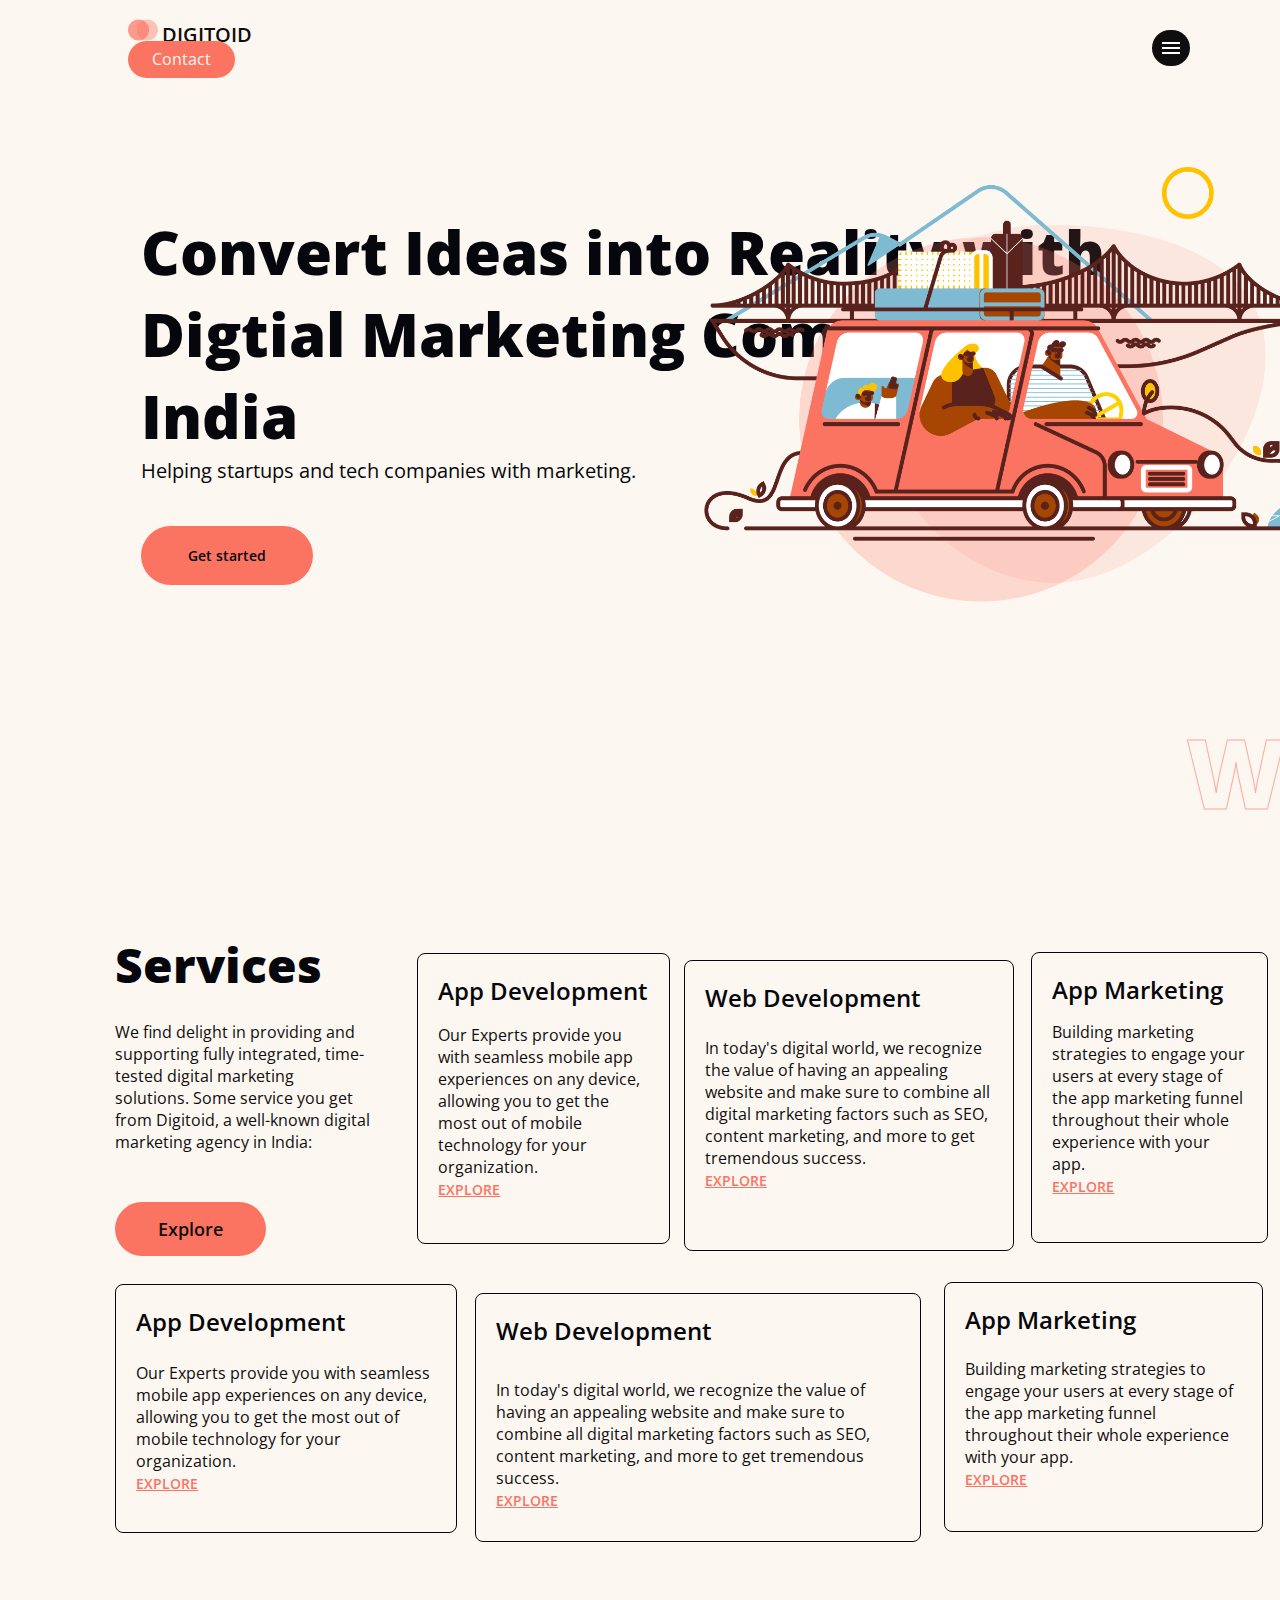
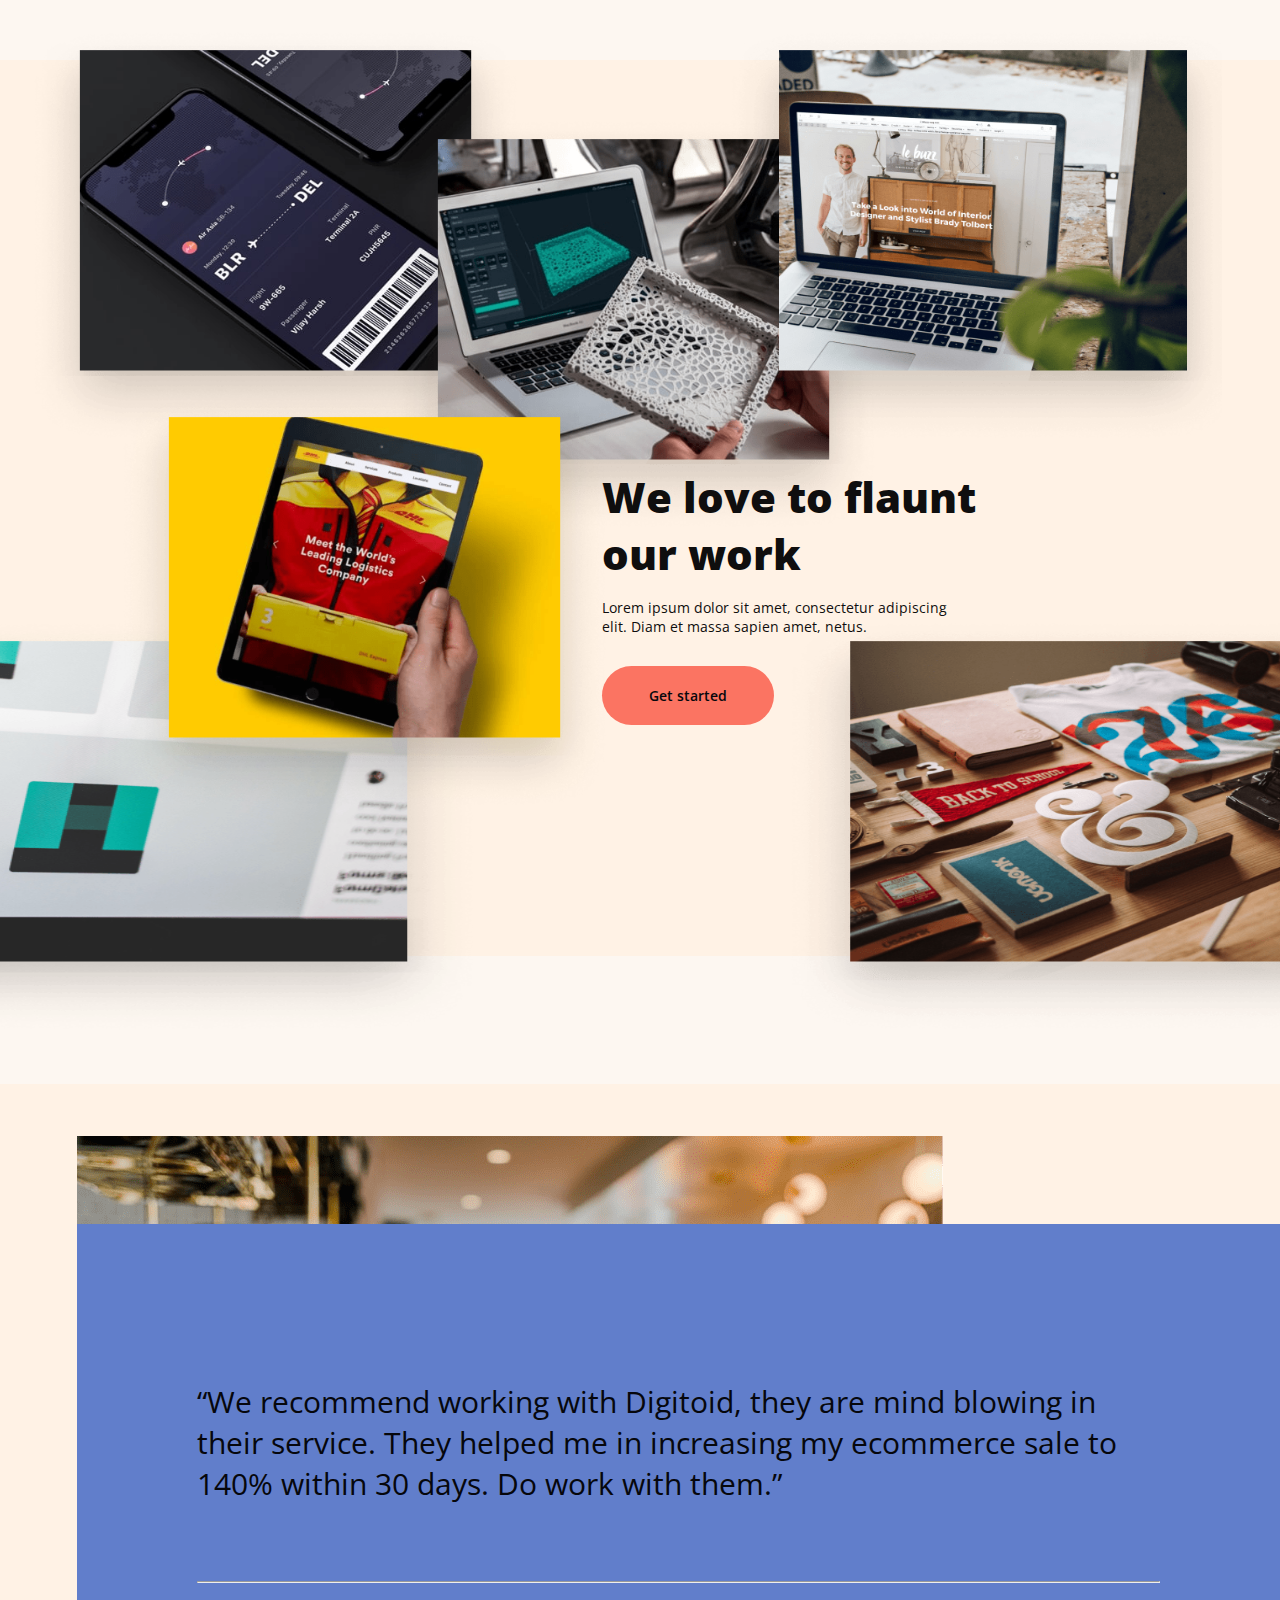
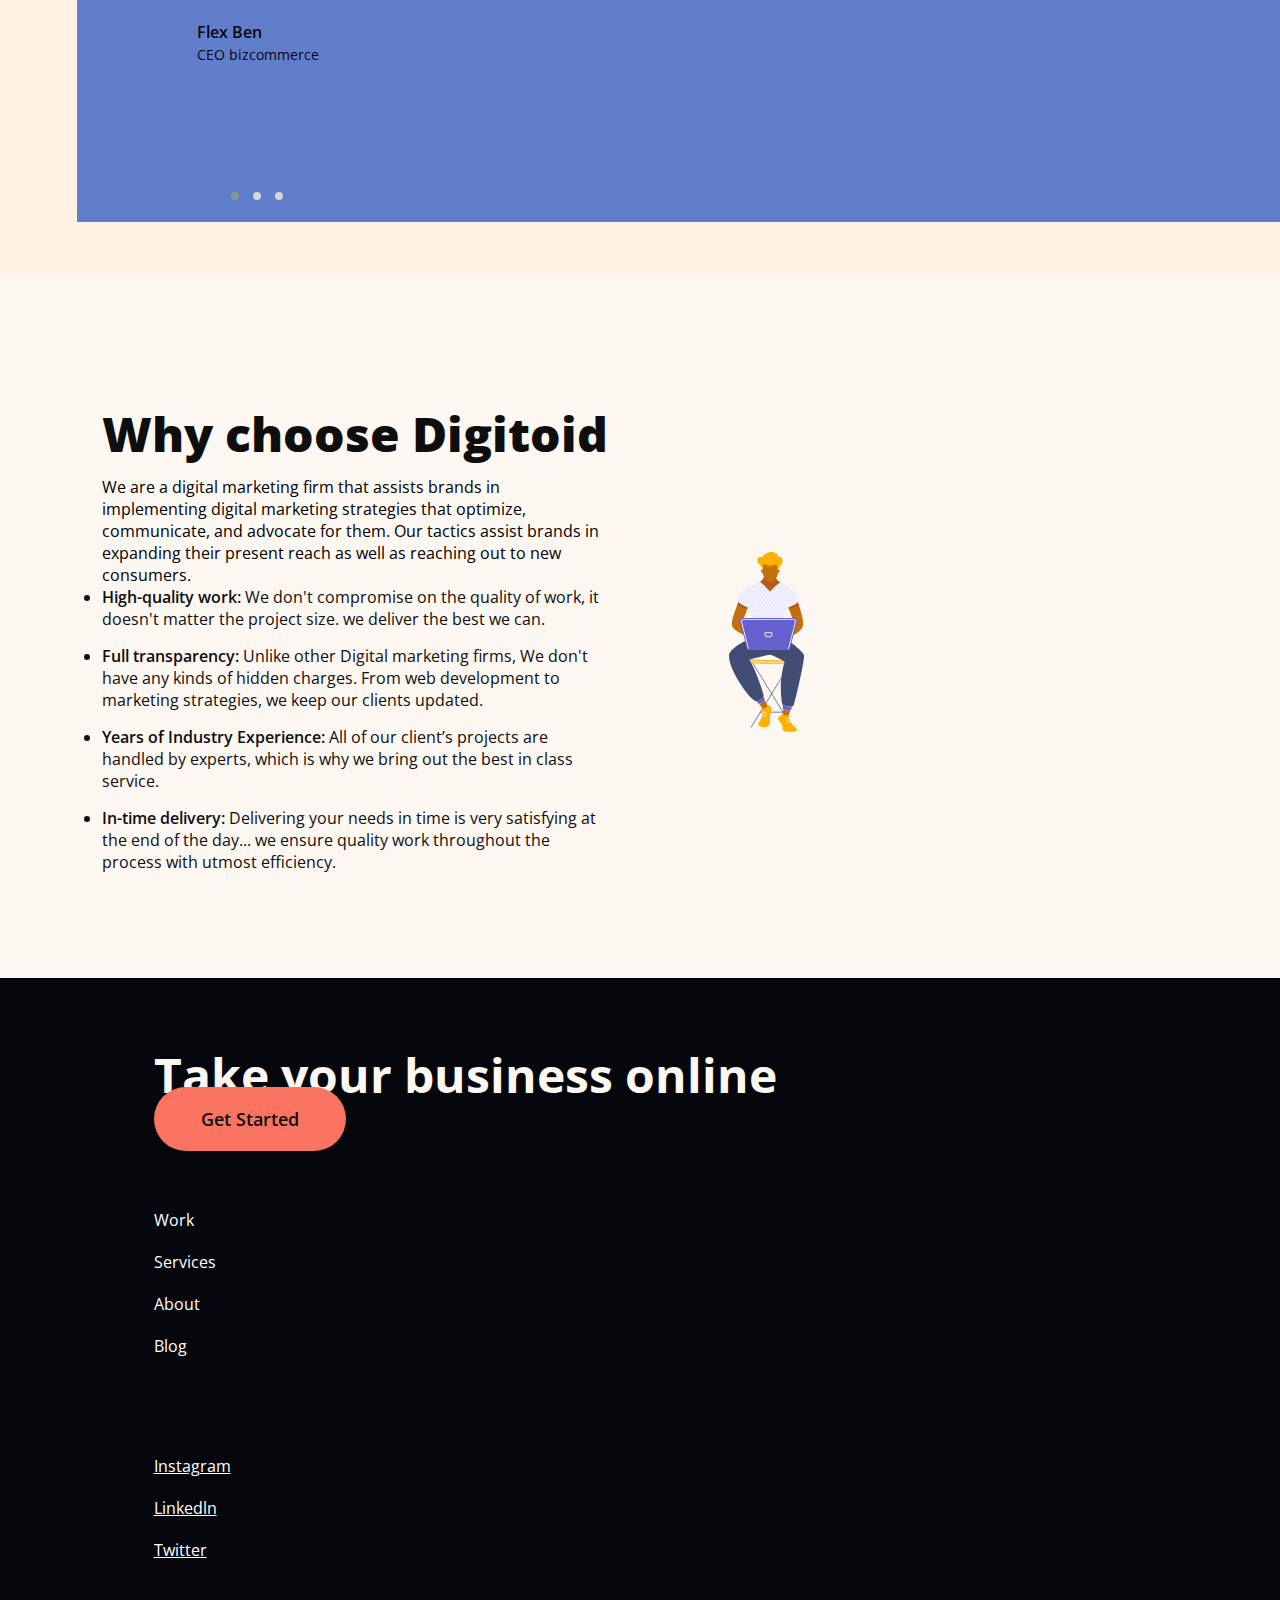
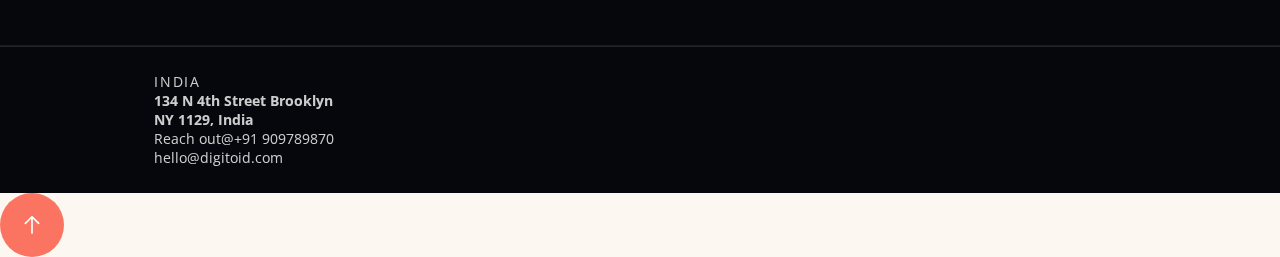
<file: index.html>
<!DOCTYPE html>
<html lang="en">

<head>
    <meta charset="UTF-8">
    <meta http-equiv="X-UA-Compatible" content="IE=edge">
    <meta name="viewport" content="width=device-width, initial-scale=1.0">
    <title>Digitoid</title>
    <link rel="stylesheet" href="https://cdnjs.cloudflare.com/ajax/libs/OwlCarousel2/2.3.4/assets/owl.carousel.min.css"
        integrity="sha512-tS3S5qG0BlhnQROyJXvNjeEM4UpMXHrQfTGmbQ1gKmelCxlSEBUaxhRBj/EFTzpbP4RVSrpEikbmdJobCvhE3g=="
        crossorigin="anonymous" />
    <link rel="stylesheet"
        href="https://cdnjs.cloudflare.com/ajax/libs/OwlCarousel2/2.3.4/assets/owl.theme.default.min.css"
        integrity="sha512-sMXtMNL1zRzolHYKEujM2AqCLUR9F2C4/05cdbxjjLSRvMQIciEPCQZo++nk7go3BtSuK9kfa/s+a4f4i5pLkw=="
        crossorigin="anonymous" />
    <link href="https://cdn.jsdelivr.net/npm/bootstrap@5.0.0-beta3/dist/css/bootstrap.min.css" rel="stylesheet"
        integrity="sha384-eOJMYsd53ii+scO/bJGFsiCZc+5NDVN2yr8+0RDqr0Ql0h+rP48ckxlpbzKgwra6" crossorigin="anonymous">
    <link rel="preconnect" href="https://fonts.gstatic.com">
    <link
        href="https://fonts.googleapis.com/css2?family=Open+Sans:ital,wght@0,300;0,400;0,600;0,700;0,800;1,300;1,400;1,600;1,700;1,800&display=swap"
        rel="stylesheet">
    <link href="./css/style.css" rel="stylesheet">
    <link href="./css/responsive.css" rel="stylesheet">
</head>

<body id="top" class="bg-full">
    <nav class="navbar custom-nav">
        <div class="container-fluid">
            <a class="navbar-brand" href="index.html">
                <img src="./assets/logo.svg" alt="" width="30" height="24" class="d-inline-block align-text-top">
                <span class="brand-name">DIGITOID</span>
            </a>
            <div class="d-flex">
                <a href="Contact-Us.html" class="btn-contact ripple me-3 mobile-contact">Contact</a>
                <div class="custom-container">
                    <div class="nav-shadow" id="navShadow"></div>
                    <div class="custom-navbar">
                        <div class="hamburger-menu">
                            <div class="line line-1"></div>
                            <div class="line line-2"></div>
                            <div class="line line-3"></div>
                        </div>
                        <ul class="nav-list">
                            <li class="custom-nav-item">
                                <a href="index.html" class="mobile-nav-logo custom-nav-logo"><img
                                        src="./assets/logo.svg">DIGITOID</a>
                            </li>
                            <li class="custom-nav-item">
                                <a href="Work.html" class="custom-nav-link">Work</a>
                            </li>
                            <li class="custom-nav-item">
                                <a href="About.html" class="custom-nav-link">About Us</a>
                            </li>
                            <li class="custom-nav-item">
                                <a href="Services.html" class="custom-nav-link">Services</a>
                            </li>
                            <li class="custom-nav-item">
                                <a href="Blog.html" class="custom-nav-link">Blog</a>
                            </li>
                            <li class="custom-nav-item last-margin">
                                <a href="Contact-Us.html" class="custom-nav-link">Contact</a>
                            </li>
                            <hr>
                            <div class="end-ham">
                                <p>Say hello at <a class="email" href="#">contact@digitoid.com</a></p>
                                <div class="social-icons">
                                    <a href="#"><img class="me-3" src="./assets/Vector.svg"></a>
                                    <a href="#"><img class="me-3" src="./assets/Vector (1).svg"></a>
                                    <a href="#"><img class="me-3" src="./assets/Vector (2).svg"></a>
                                    <a href="#"><img class="me-3" src="./assets/Vector (3).svg"></a>
                                </div>
                            </div>
                        </ul>
                    </div>
                </div>
            </div>
        </div>
    </nav>
    <div class="top-main">
        <div class="top-left">
            <h1>Convert Ideas into Reality with Digtial Marketing Company in India
            </h1>
            <p>Helping startups and tech companies with marketing.</p>
            <a href="Contact-Us.html" class="get-color ripple">Get started</a>
        </div>
        <div class="top-right">
            <img src="./assets/homePage-illustration-min.png" class="right-img">
        </div>
    </div>
    <marquee scrollamount="10">WEB DEVELOPMENT&nbsp;&nbsp;APP DEVELOPMENT</marquee>
    <div class="services-category-index margin overflow-hidden">
        <div class="service-class">
            <div class="col-lg-3">
                <div class="main-service-card">
                    <h1 class="main-service-head">Services</h1>
                    <p class="main-service-para">We find delight in providing and supporting fully integrated,
                        time-tested digital marketing solutions. Some service you get from Digitoid, a well-known
                        digital marketing agency in India:</p>
                    <div class="explore">
                        <a href="Services.html" class="explore-btn ripple">Explore</a>
                    </div>
                </div>
            </div>
            <div class="col-lg-3">
                <div class="service-cards">
                    <h1 class="service-head">App Development</h1>
                    <p class="service-para">Our Experts provide you with seamless mobile app experiences on any device,
                        allowing you to get the most out of mobile technology for your organization.</p>
                    <a class="explore-btn-indi" href="Service-Individual.html">EXPLORE</a>
                </div>
            </div>
            <div class="col-lg-3">
                <div class="service-cards">
                    <h1 class="service-head">Web Development</h1>
                    <p class="service-para">In today's digital world, we recognize the value of having an appealing
                        website and make sure to combine all digital marketing factors such as SEO, content marketing,
                        and more to get tremendous success.</p>
                    <a class="explore-btn-indi" href="Service-Individual.html">EXPLORE</a>
                </div>
            </div>
            <div class="col-lg-3">
                <div class="service-cards">
                    <h1 class="service-head">App Marketing</h1>
                    <p class="service-para">Building marketing strategies to engage your users at every stage of the app
                        marketing funnel throughout their whole experience with your app.</p>
                    <a class="explore-btn-indi" href="Service-Individual.html">EXPLORE</a>
                </div>
            </div>
        </div>
        <div class="service-class">
            <div class="col-lg-3"></div>
            <div class="col-lg-3">
                <div class="service-cards">
                    <h1 class="service-head">App Development</h1>
                    <p class="service-para">Our Experts provide you with seamless mobile app experiences on any device,
                        allowing you to get the most out of mobile technology for your organization.</p>
                    <a class="explore-btn-indi" href="Service-Individual.html">EXPLORE</a>
                </div>
            </div>
            <div class="col-lg-3">
                <div class="service-cards">
                    <h1 class="service-head">Web Development</h1>
                    <p class="service-para">In today's digital world, we recognize the value of having an appealing
                        website and make sure to combine all digital marketing factors such as SEO, content marketing,
                        and more to get tremendous success.</p>
                    <a class="explore-btn-indi" href="Service-Individual.html">EXPLORE</a>
                </div>
            </div>
            <div class="col-lg-3">
                <div class="service-cards">
                    <h1 class="service-head">App Marketing</h1>
                    <p class="service-para">Building marketing strategies to engage your users at every stage of the app
                        marketing funnel throughout their whole experience with your app.</p>
                    <a class="explore-btn-indi" href="Service-Individual.html">EXPLORE</a>
                </div>
            </div>
        </div>
    </div>
    <section class="work">
        <a href="Work.html"><img class="image-main first-img" src="./assets/Mask Group-min3.png"></a>
        <a href="Work.html"><img class="image-main second-img" src="./assets/Mask Group-2-min.png"></a>
        <a href="Work.html"><img class="image-main third-img" src="./assets/Mask Group-4-min.png"></a>
        <a href="Work.html"><img class="image-main fourth-img" src="./assets/Mask Group-5-min.png"></a>
        <a href="Work.html"><img class="image-main fifth-img" src="./assets/Mask Group-1-min.png"></a>
        <a href="Work.html"><img class="image-main sixth-img" src="./assets/Mask Group-3-min.png"></a>
        <div class="work-content">
            <h1>We love to flaunt our work</h1>
            <p>Lorem ipsum dolor sit amet, consectetur adipiscing elit. Diam et massa sapien amet, netus.</p>
            <a href="Contact-Us.html" class="get-color ripple">Get started</a>
        </div>
    </section>
    <section class="ceo-content">
        <div class="d-flex justify-content-between">
            <div class="col-xl-6 col-lg-6 col-md-6 pe-5">
                <img class="w-100" src="./assets/Rectangle 24-min.png">
                <div class="slide-content mobile-testimonial">
                    <h6>“We recommend working with Digitoid, they are mind blowing in their service. They helped
                        me in increasing my ecommerce sale to 140% within 30 days. Do work with them.”</h6>
                    <hr>
                    <p>Flex Ben</p>
                    <span>CEO bizcommerce</span>
                </div>
            </div>
            <div class="col-xl-6 col-lg-6 col-md-6 carousel-pos">
                <div class="owl-carousel owl-last-carousel owl-theme">
                    <div class="slide slide-1">
                        <div class="slide-content">
                            <h6>“We recommend working with Digitoid, they are mind blowing in their service. They helped
                                me in increasing my ecommerce sale to 140% within 30 days. Do work with them.”</h6>
                            <hr>
                            <p>Flex Ben</p>
                            <span>CEO bizcommerce</span>
                        </div>
                    </div>
                    <div class="slide slide-1">
                        <div class="slide-content">
                            <h6>“We recommend working with Digitoid, they are mind blowing in their service. They helped
                                me in increasing my ecommerce sale to 140% within 30 days. Do work with them.”</h6>
                            <hr>
                            <p>Flex Ben</p>
                            <span>CEO bizcommerce</span>
                        </div>
                    </div>
                    <div class="slide slide-1">
                        <div class="slide-content">
                            <h6>“We recommend working with Digitoid, they are mind blowing in their service. They helped
                                me in increasing my ecommerce sale to 140% within 30 days. Do work with them.”</h6>
                            <hr>
                            <p>Flex Ben</p>
                            <span>CEO bizcommerce</span>
                        </div>
                    </div>
                </div>
            </div>
        </div>
    </section>
    <section class="why">
        <div class="col-lg-6 why-left">
            <h1>Why choose Digitoid</h1>
            <p>We are a digital marketing firm that assists brands in implementing digital marketing
                strategies that optimize, communicate, and advocate for them. Our tactics assist brands in expanding
                their
                present reach as well as reaching out to new consumers.</p>
            <ul>
                <li class="list"><span class="list-bold">High-quality work:</span> We don't compromise on the quality of
                    work, it doesn't matter the
                    project size.
                    we
                    deliver the best we can.</li>
                <li class="list"><span class="list-bold">Full transparency:</span> Unlike other Digital marketing firms,
                    We don't have any kinds of
                    hidden charges.
                    From web development to marketing strategies, we keep our clients updated.</li>
                <li class="list"><span class="list-bold">Years of Industry Experience:</span> All of our client’s
                    projects are handled by experts, which is why we bring out the best in class service.</li>
                <li class="list"><span class="list-bold">In-time delivery:</span> Delivering your needs in time is very
                    satisfying at the end of the day... we ensure quality work throughout the process with utmost
                    efficiency.</li>
            </ul>
        </div>
        <div class="col-lg-6">
            <img class="img-why" src="./assets/character 5.svg">
        </div>
    </section>
    <footer class="overflow-hidden">
        <div class="row">
            <div class="col-lg-11">
                <div class="footer-color">
                    <div class="content-footer">
                        <div class="row">
                            <div class="col-lg-6">
                                <h2 class="footer-head mb-5">Take your business online</h2>
                                <a href="Contact-Us.html" class="btn-get ripple">Get Started</a>
                            </div>
                            <div class="col-lg-6">
                                <div class="d-flex justify-content-evenly">
                                    <div class="links">
                                        <a href="Work.html">Work</a>
                                        <a href="Services.html">Services</a>
                                        <a href="About.html">About</a>
                                        <a href="Blog.html">Blog</a>
                                    </div>
                                    <div class="links">
                                        <a class="social" href="#">Instagram</a>
                                        <a class="social" href="#">Linkedln</a>
                                        <a class="social" href="#">Twitter</a>
                                    </div>
                                </div>
                            </div>
                        </div>
                    </div>
                    <hr>
                    <div class="content-footer1">
                        <div class="row">
                            <div class="col-lg-8">
                                <div class="d-flex justify-content-between mobile-footer">
                                    <div class="first">
                                        <p>INDIA</p>
                                        <h6>134 N 4th Street Brooklyn<br>NY 1129, India</h6>
                                    </div>
                                    <div class="second">
                                        <p>Reach out@+91 909789870</p>
                                    </div>
                                    <div class="third">
                                        <p>hello@digitoid.com</p>
                                    </div>
                                    <a href="#top" class="mobile-top">
                                        <img class="top-img" src="./assets/Group 24.svg">
                                    </a>
                                </div>
                            </div>
                            <div class="col-lg-4"></div>
                        </div>
                    </div>
                </div>
            </div>
            <div class="col-lg-1 top-btn">
                <a href="#top">
                    <img class="top-img" src="./assets/Group 24.svg">
                </a>
            </div>
        </div>
    </footer>

    <script src="https://cdnjs.cloudflare.com/ajax/libs/jquery/3.6.0/jquery.min.js"
        integrity="sha512-894YE6QWD5I59HgZOGReFYm4dnWc1Qt5NtvYSaNcOP+u1T9qYdvdihz0PPSiiqn/+/3e7Jo4EaG7TubfWGUrMQ=="
        crossorigin="anonymous"></script>
    <script src="https://cdnjs.cloudflare.com/ajax/libs/OwlCarousel2/2.3.4/owl.carousel.min.js"
        integrity="sha512-bPs7Ae6pVvhOSiIcyUClR7/q2OAsRiovw4vAkX+zJbw3ShAeeqezq50RIIcIURq7Oa20rW2n2q+fyXBNcU9lrw=="
        crossorigin="anonymous"></script>
    <script>
        $(document).ready(function () {
            $(".owl-last-carousel").owlCarousel({
                items: 1,
                loop: true,
                dots: true,
                autoplay: true,
                autoplaySpeed: 1000,
                smartSpeed: 1500,
                autoplayHoverPause: true
            });
        });
    </script>
    <script src="https://cdn.jsdelivr.net/npm/bootstrap@5.0.0-beta3/dist/js/bootstrap.bundle.min.js"
        integrity="sha384-JEW9xMcG8R+pH31jmWH6WWP0WintQrMb4s7ZOdauHnUtxwoG2vI5DkLtS3qm9Ekf"
        crossorigin="anonymous"></script>
    <script src="./js/main.js"></script>
</body>

</html>
</file>
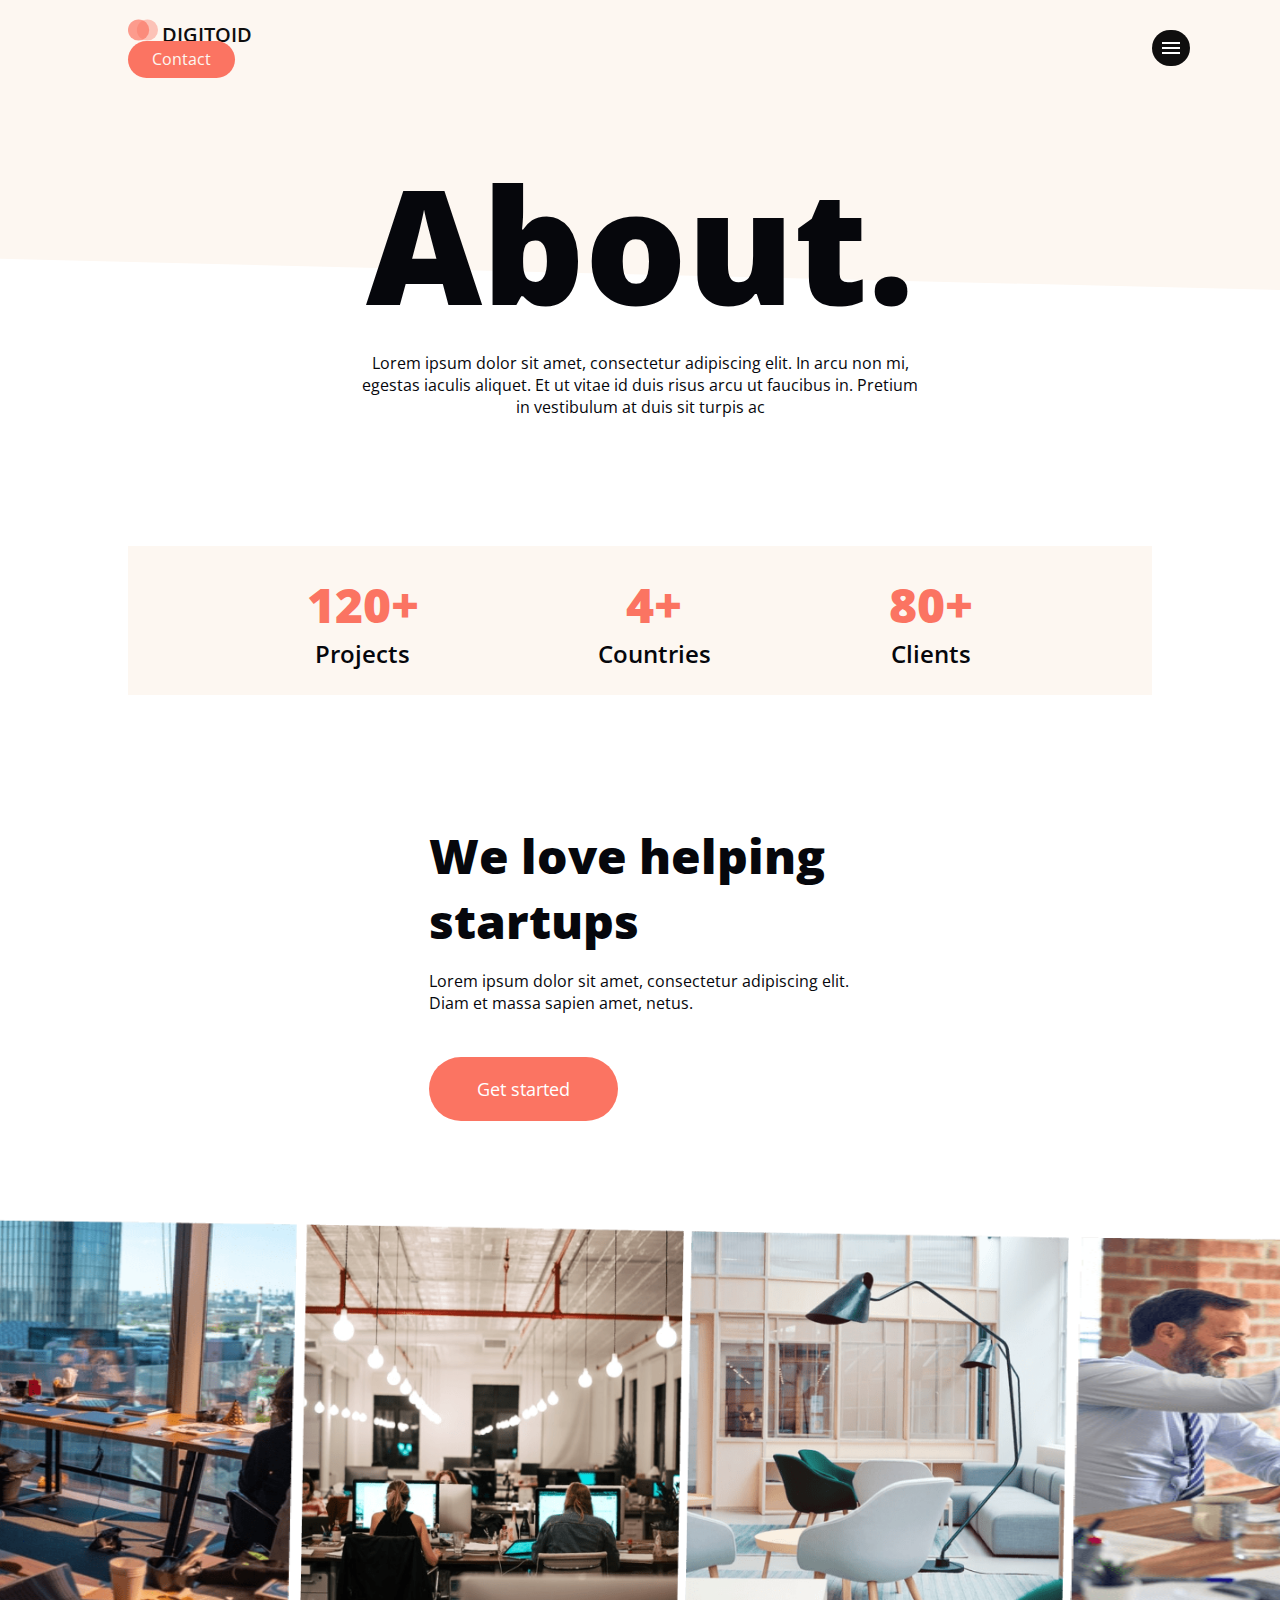
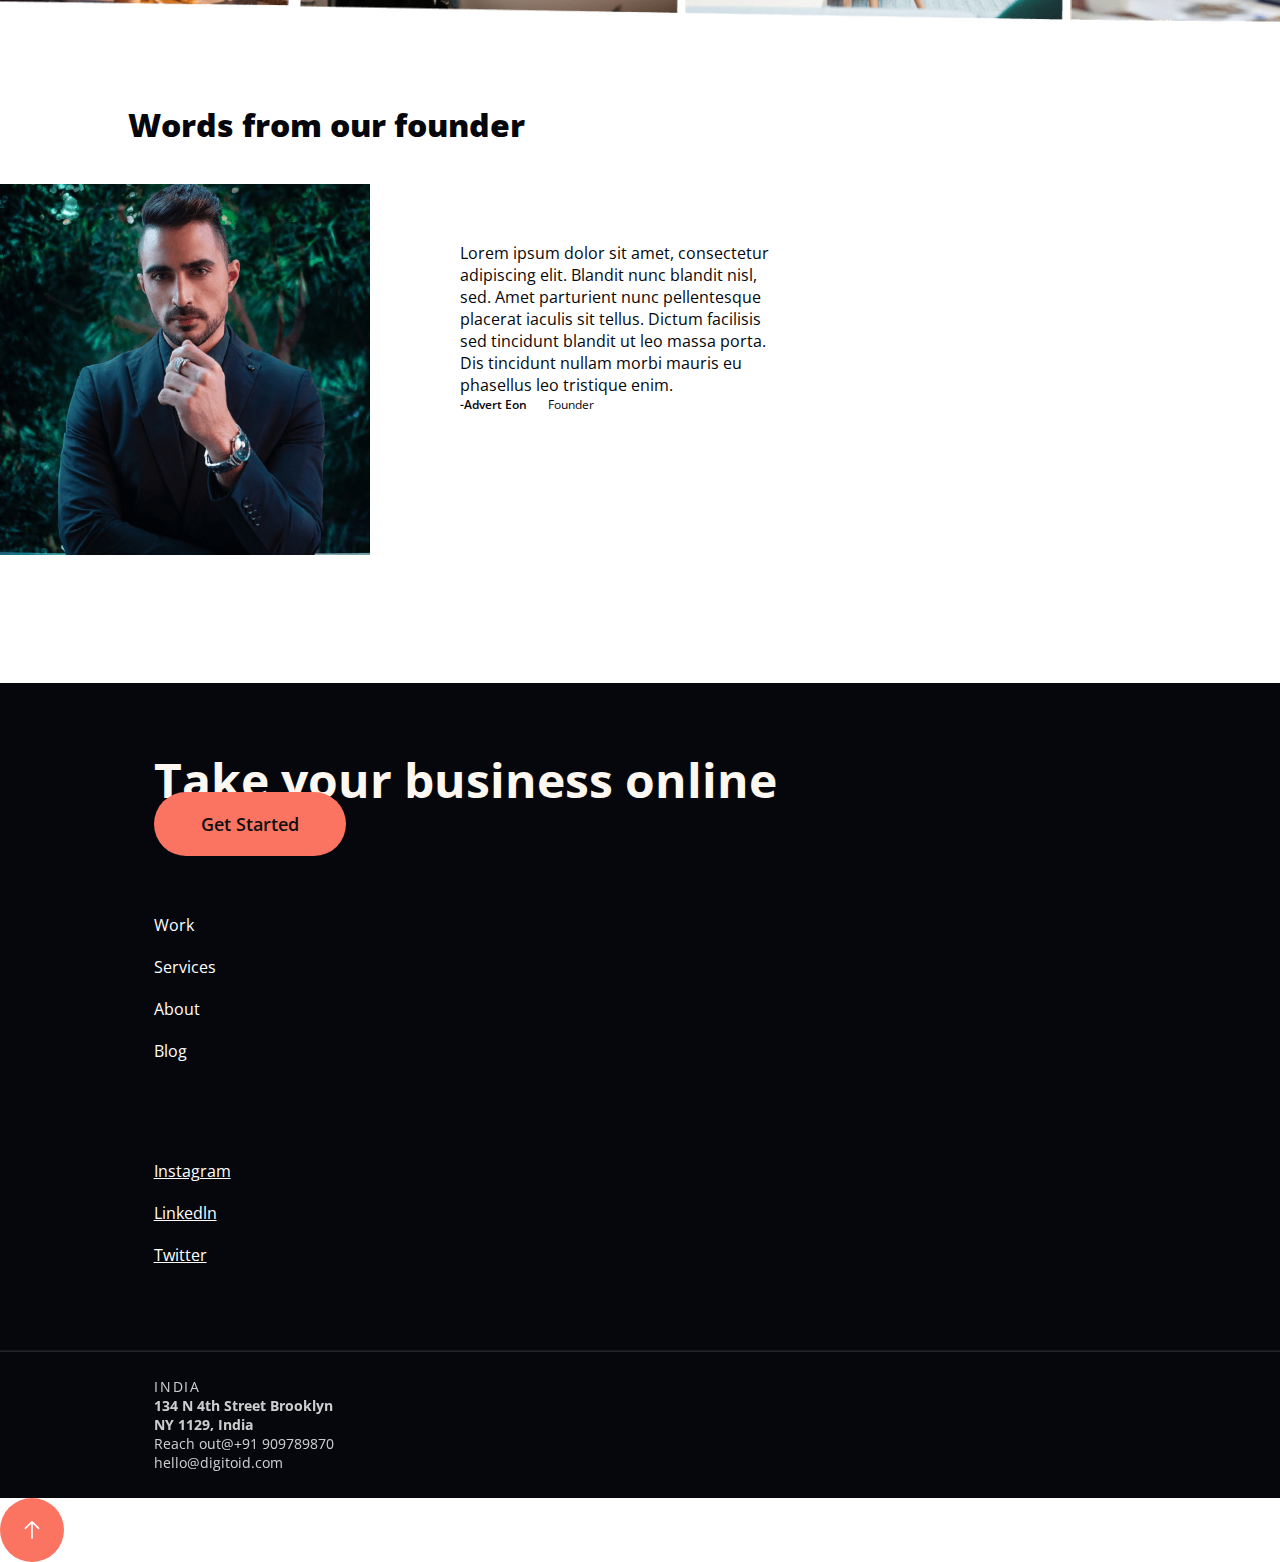
<file: About.html>
<!DOCTYPE html>
<html lang="en">

<head>
    <meta charset="UTF-8">
    <meta http-equiv="X-UA-Compatible" content="IE=edge">
    <meta name="viewport" content="width=device-width, initial-scale=1.0">
    <title>About</title>
    <link href="https://cdn.jsdelivr.net/npm/bootstrap@5.0.0-beta3/dist/css/bootstrap.min.css" rel="stylesheet"
        integrity="sha384-eOJMYsd53ii+scO/bJGFsiCZc+5NDVN2yr8+0RDqr0Ql0h+rP48ckxlpbzKgwra6" crossorigin="anonymous">
    <link rel="preconnect" href="https://fonts.gstatic.com">
    <link
        href="https://fonts.googleapis.com/css2?family=Open+Sans:ital,wght@0,300;0,400;0,600;0,700;0,800;1,300;1,400;1,600;1,700;1,800&display=swap"
        rel="stylesheet">
    <link href="./css/style.css" rel="stylesheet">
    <link href="./css/responsive.css" rel="stylesheet">
</head>

<body id="top">
    <nav class="navbar custom-nav">
        <div class="container-fluid">
            <a class="navbar-brand" href="index.html">
                <img src="./assets/logo.svg" alt="" width="30" height="24" class="d-inline-block align-text-top">
                <span class="brand-name">DIGITOID</span>
            </a>
            <div class="d-flex">
                <a href="Contact-Us.html" class="btn-contact ripple me-3">Contact</a>
                <div class="custom-container">
                    <div class="nav-shadow" id="navShadow"></div>
                    <div class="custom-navbar">
                        <div class="hamburger-menu">
                            <div class="line line-1"></div>
                            <div class="line line-2"></div>
                            <div class="line line-3"></div>
                        </div>
                        <ul class="nav-list">
                            <li class="custom-nav-item">
                                <a href="Work.html" class="custom-nav-link">Work</a>
                            </li>
                            <li class="custom-nav-item">
                                <a href="About.html" class="custom-nav-link">About Us</a>
                            </li>
                            <li class="custom-nav-item">
                                <a href="Services.html" class="custom-nav-link">Services</a>
                            </li>
                            <li class="custom-nav-item">
                                <a href="Blog.html" class="custom-nav-link">Blog</a>
                            </li>
                            <li class="custom-nav-item last-margin">
                                <a href="Contact-Us.html" class="custom-nav-link">Contact</a>
                            </li>
                            <hr>
                            <div class="end-ham">
                                <p>Say hello at <a class="email" href="#">contact@digitoid.com</a></p>
                                <div class="social-icons">
                                    <a href="#"><img class="me-3" src="./assets/Vector.svg"></a>
                                    <a href="#"><img class="me-3" src="./assets/Vector (1).svg"></a>
                                    <a href="#"><img class="me-3" src="./assets/Vector (2).svg"></a>
                                    <a href="#"><img class="me-3" src="./assets/Vector (3).svg"></a>
                                </div>
                            </div>
                        </ul>
                    </div>
                </div>
            </div>
        </div>
    </nav>
    <img class="bg-nav" src="./assets/Rectangle 47.svg">
    <div class="top-content">
        <h1>About.</h1>
        <p>Lorem ipsum dolor sit amet, consectetur adipiscing elit. In arcu non mi, egestas iaculis aliquet. Et ut vitae
            id duis risus arcu ut faucibus in. Pretium in vestibulum at duis sit turpis ac</p>
    </div>
    <div class="count">
        <div class="numbers">
            <h1>120+</h1>
            <p>Projects</p>
        </div>
        <div class="numbers">
            <h1>4+</h1>
            <p>Countries</p>
        </div>
        <div class="numbers">
            <h1>80+</h1>
            <p>Clients</p>
        </div>
    </div>
    <div class="startup text-center">
        <h1>We love helping startups</h1>
        <p>Lorem ipsum dolor sit amet, consectetur adipiscing elit. Diam et massa sapien amet, netus.</p>
        <a class="ripple" href="Contact-Us.html">Get started</a>
    </div>
    <div class="images">
        <img class="images-left" src="./assets/Rectangle 51-min.png">
        <img class="images-left1" src="./assets/Rectangle 52-min.png">
        <img class="images-right" src="./assets/Rectangle 53-min.png">
        <img class="images-right1" src="./assets/Rectangle 54-min.png">
    </div>
    <div class="founder">
        <h1>Words from our founder</h1>
        <div class="founder-content">
            <img src="./assets/Rectangle 57-min.png">
            <div class="founder-desc">
                <p>Lorem ipsum dolor sit amet, consectetur adipiscing elit. Blandit nunc blandit nisl, sed. Amet
                    parturient
                    nunc pellentesque placerat iaculis sit tellus. Dictum facilisis sed tincidunt blandit ut leo massa
                    porta. Dis tincidunt nullam morbi mauris eu phasellus leo tristique enim. </p>
                <div class="founder-name">
                    <p>-Advert Eon &nbsp;&nbsp;&nbsp;&nbsp;&nbsp; <span class="found">Founder</span></p>
                </div>
            </div>
        </div>
    </div>
    <footer class="overflow-hidden">
        <div class="row">
            <div class="col-lg-11">
                <div class="footer-color">
                    <div class="content-footer">
                        <div class="row">
                            <div class="col-lg-6">
                                <h2 class="footer-head mb-5">Take your business online</h2>
                                <a href="Contact-Us.html" class="btn-get ripple">Get Started</a>
                            </div>
                            <div class="col-lg-6">
                                <div class="d-flex justify-content-evenly">
                                    <div class="links">
                                        <a href="Work.html">Work</a>
                                        <a href="Services.html">Services</a>
                                        <a href="About.html">About</a>
                                        <a href="Blog.html">Blog</a>
                                    </div>
                                    <div class="links">
                                        <a class="social" href="#">Instagram</a>
                                        <a class="social" href="#">Linkedln</a>
                                        <a class="social" href="#">Twitter</a>
                                    </div>
                                </div>
                            </div>
                        </div>
                    </div>
                    <hr>
                    <div class="content-footer1">
                        <div class="row">
                            <div class="col-lg-8">
                                <div class="d-flex justify-content-between">
                                    <div class="first">
                                        <p>INDIA</p>
                                        <h6>134 N 4th Street Brooklyn<br>NY 1129, India</h6>
                                    </div>
                                    <div class="second">
                                        <p>Reach out@+91 909789870</p>
                                    </div>
                                    <div class="third">
                                        <p>hello@digitoid.com</p>
                                    </div>
                                </div>
                            </div>
                            <div class="col-lg-4"></div>
                        </div>
                    </div>
                </div>
            </div>
            <div class="col-lg-1 top-btn">
                <a href="#top">
                    <img class="top-img" src="./assets/Group 24.svg">
                </a>
            </div>
        </div>
    </footer>

    <script src="https://cdn.jsdelivr.net/npm/bootstrap@5.0.0-beta3/dist/js/bootstrap.bundle.min.js"
        integrity="sha384-JEW9xMcG8R+pH31jmWH6WWP0WintQrMb4s7ZOdauHnUtxwoG2vI5DkLtS3qm9Ekf"
        crossorigin="anonymous"></script>
    <script src="./js/main.js"></script>
</body>

</html>
</file>
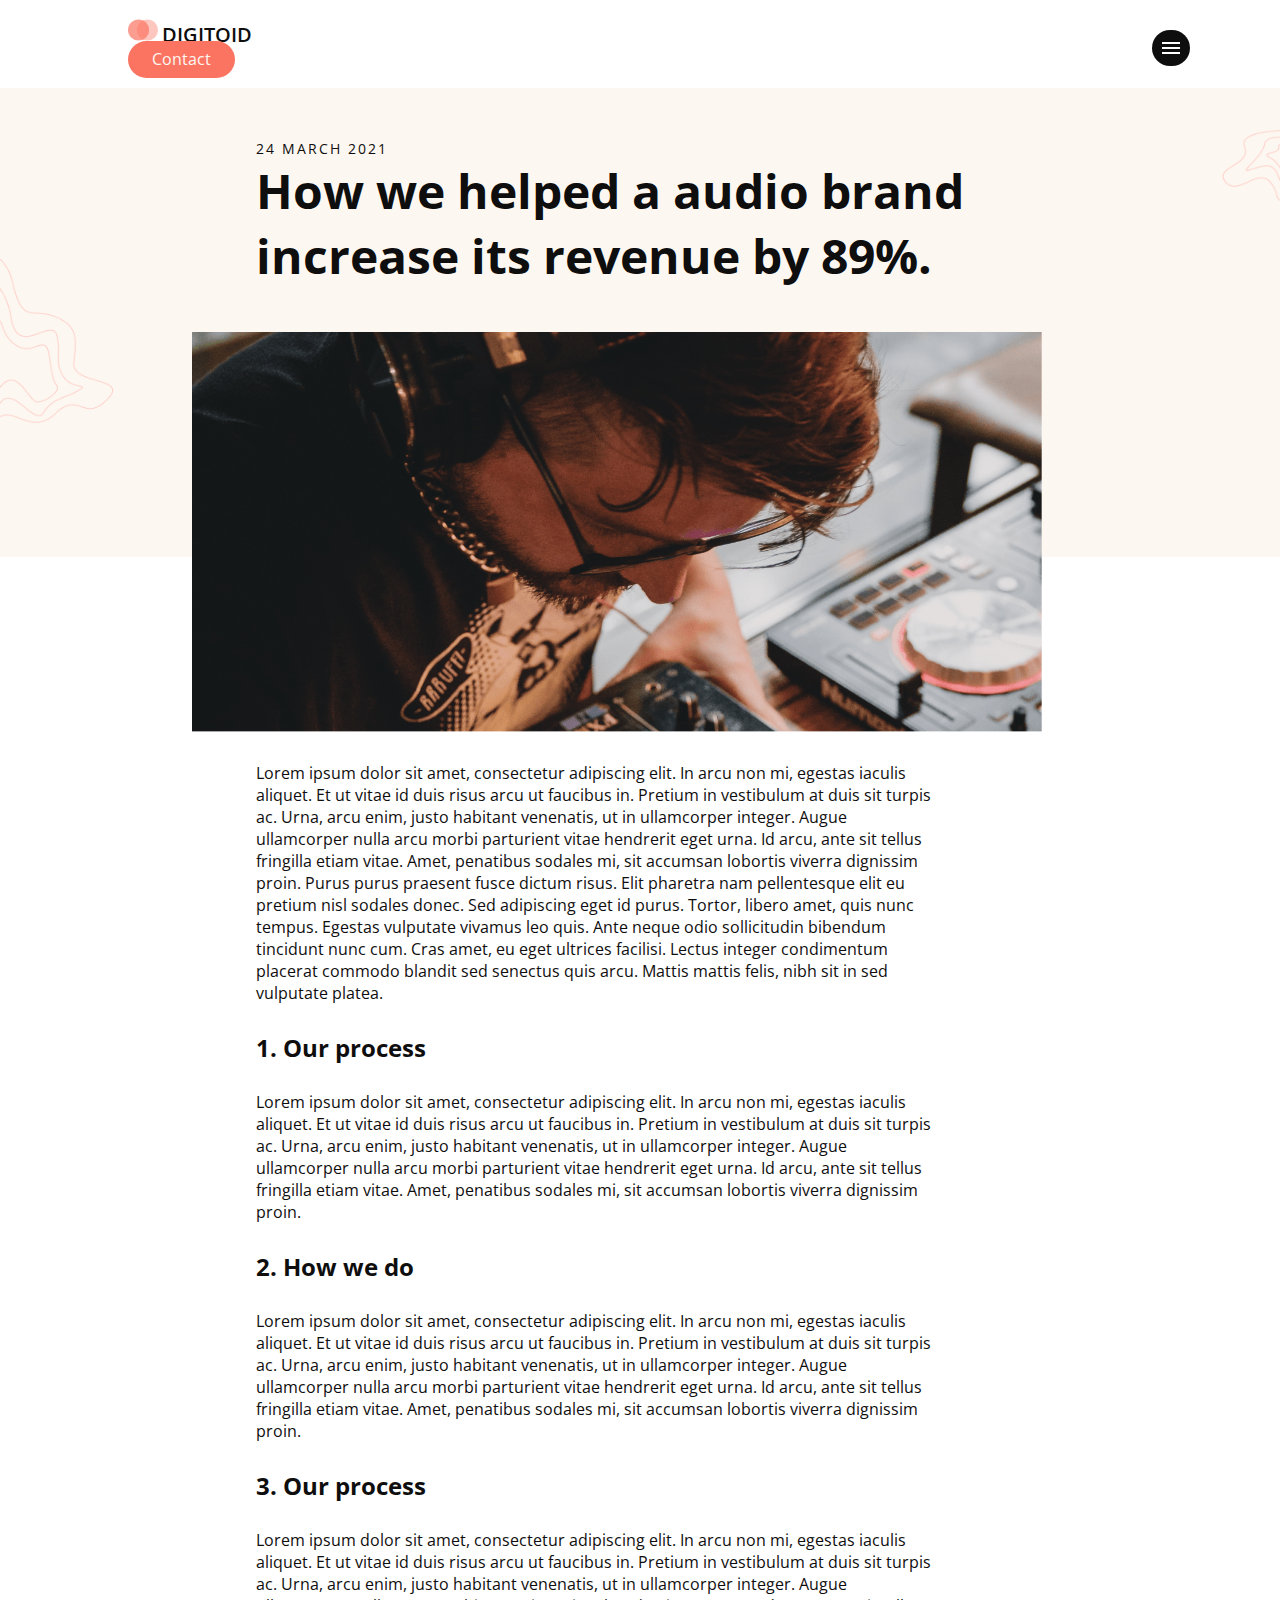
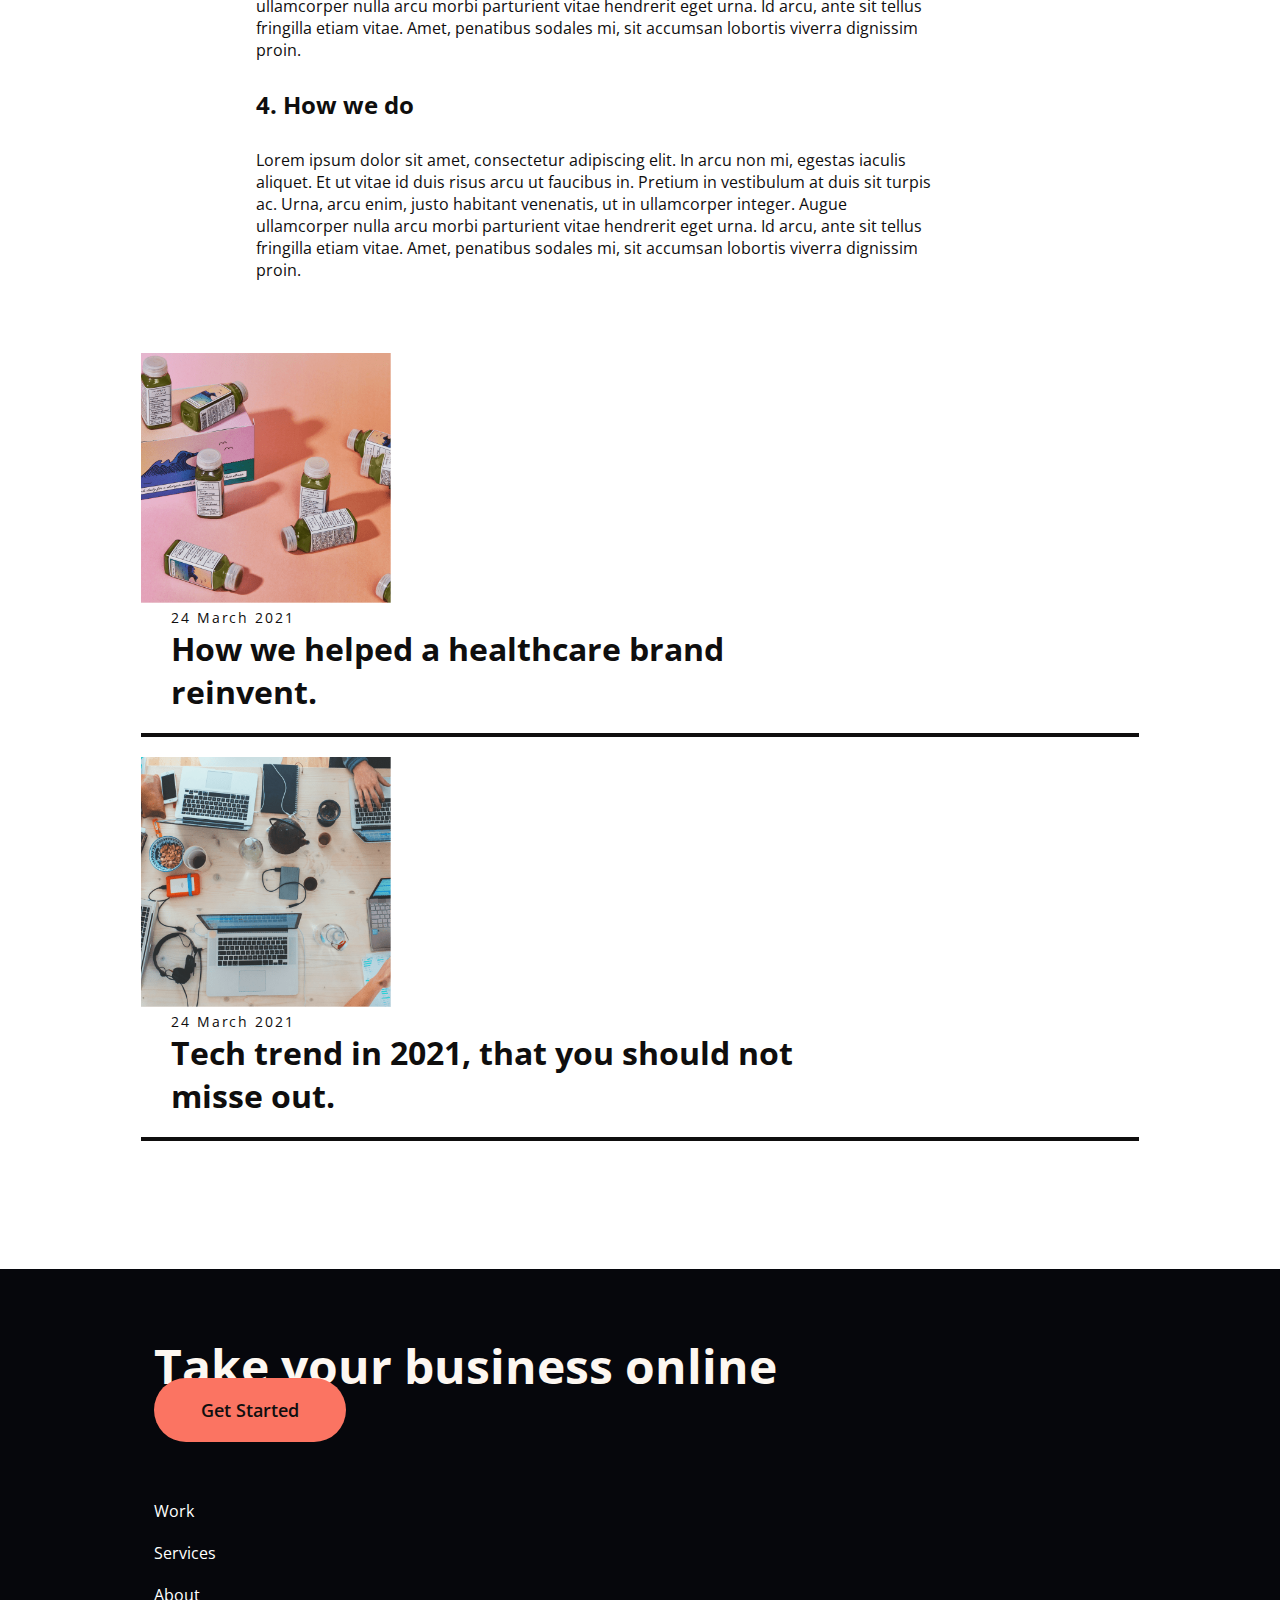
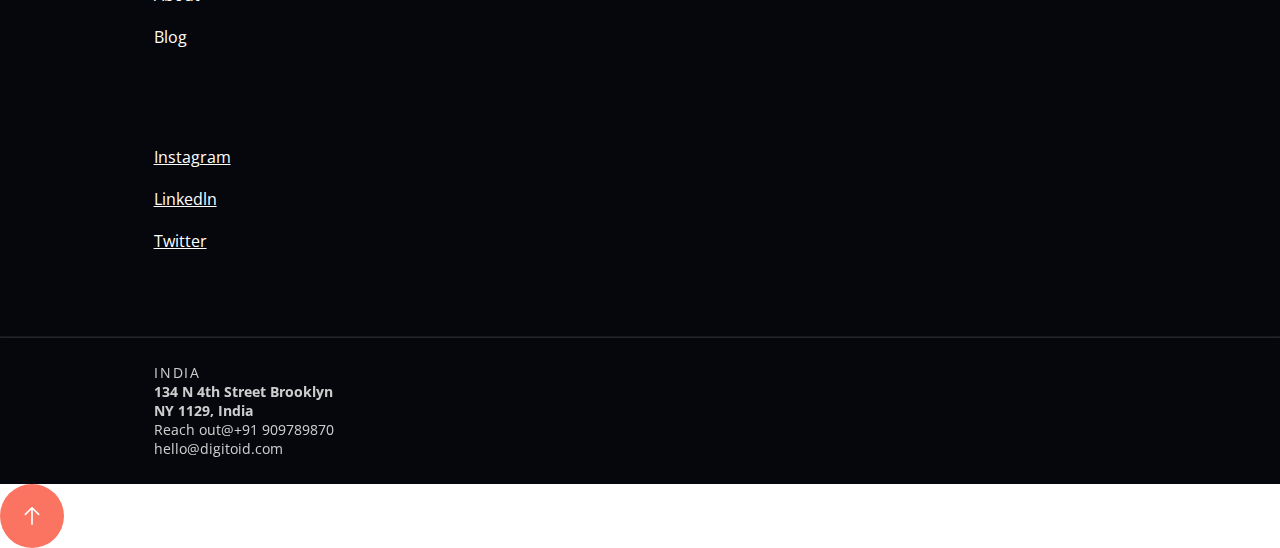
<file: Blog-Individual.html>
<!DOCTYPE html>
<html lang="en">

<head>
    <meta charset="UTF-8">
    <meta http-equiv="X-UA-Compatible" content="IE=edge">
    <meta name="viewport" content="width=device-width, initial-scale=1.0">
    <title>Blog-Individual</title>
    <link href="https://cdn.jsdelivr.net/npm/bootstrap@5.0.0-beta3/dist/css/bootstrap.min.css" rel="stylesheet"
        integrity="sha384-eOJMYsd53ii+scO/bJGFsiCZc+5NDVN2yr8+0RDqr0Ql0h+rP48ckxlpbzKgwra6" crossorigin="anonymous">
    <link rel="preconnect" href="https://fonts.gstatic.com">
    <link
        href="https://fonts.googleapis.com/css2?family=Open+Sans:ital,wght@0,300;0,400;0,600;0,700;0,800;1,300;1,400;1,600;1,700;1,800&display=swap"
        rel="stylesheet">
    <link href="./css/style.css" rel="stylesheet">
    <link href="./css/responsive.css" rel="stylesheet">
</head>

<body id="top">
    <nav class="navbar">
        <div class="container-fluid">
            <a class="navbar-brand" href="index.html">
                <img src="./assets/logo.svg" alt="" width="30" height="24" class="d-inline-block align-text-top">
                <span class="brand-name">DIGITOID</span>
            </a>
            <div class="d-flex">
                <a href="Contact-Us.html" class="btn-contact ripple me-3 mobile-contact">Contact</a>
                <div class="custom-container">
                    <div class="nav-shadow" id="navShadow"></div>
                    <div class="custom-navbar">
                        <div class="hamburger-menu">
                            <div class="line line-1"></div>
                            <div class="line line-2"></div>
                            <div class="line line-3"></div>
                        </div>
                        <ul class="nav-list">
                            <li class="custom-nav-item">
                                <a href="index.html" class="mobile-nav-logo custom-nav-logo"><img
                                        src="./assets/logo.svg">DIGITOID</a>
                            </li>
                            <li class="custom-nav-item">
                                <a href="Work.html" class="custom-nav-link">Work</a>
                            </li>
                            <li class="custom-nav-item">
                                <a href="About.html" class="custom-nav-link">About Us</a>
                            </li>
                            <li class="custom-nav-item">
                                <a href="Services.html" class="custom-nav-link">Services</a>
                            </li>
                            <li class="custom-nav-item">
                                <a href="Blog.html" class="custom-nav-link">Blog</a>
                            </li>
                            <li class="custom-nav-item last-margin">
                                <a href="Contact-Us.html" class="custom-nav-link">Contact</a>
                            </li>
                            <hr>
                            <div class="end-ham">
                                <p>Say hello at <a class="email" href="#">contact@digitoid.com</a></p>
                                <div class="social-icons">
                                    <a href="#"><img class="me-3" src="./assets/Vector.svg"></a>
                                    <a href="#"><img class="me-3" src="./assets/Vector (1).svg"></a>
                                    <a href="#"><img class="me-3" src="./assets/Vector (2).svg"></a>
                                    <a href="#"><img class="me-3" src="./assets/Vector (3).svg"></a>
                                </div>
                            </div>
                        </ul>
                    </div>
                </div>
            </div>
        </div>
    </nav>
    <section>
        <div class="content-top">
            <p class="date">24 MARCH 2021</p>
            <p class="question mobile-question">How we helped a audio brand increase its revenue by 89%.</p>
            <img class="image-right-blog" src="./assets/blog-individual1.png">
        </div>
        <div class="content-blog">
            <p>Lorem ipsum dolor sit amet, consectetur adipiscing elit. In arcu non mi, egestas iaculis aliquet. Et ut
                vitae id duis risus arcu ut faucibus in. Pretium in vestibulum at duis sit turpis ac. Urna, arcu enim,
                justo habitant venenatis, ut in ullamcorper integer. Augue ullamcorper nulla arcu morbi parturient vitae
                hendrerit eget urna. Id arcu, ante sit tellus fringilla etiam vitae. Amet, penatibus sodales mi, sit
                accumsan lobortis viverra dignissim proin.
                Purus purus praesent fusce dictum risus. Elit pharetra nam pellentesque elit eu pretium nisl sodales
                donec. Sed adipiscing eget id purus. Tortor, libero amet, quis nunc tempus. Egestas vulputate vivamus
                leo quis. Ante neque odio sollicitudin bibendum tincidunt nunc cum. Cras amet, eu eget ultrices
                facilisi. Lectus integer condimentum placerat commodo blandit sed senectus quis arcu. Mattis mattis
                felis, nibh sit in sed vulputate platea.</p>
            <h2>1. Our process</h2>
            <p>Lorem ipsum dolor sit amet, consectetur adipiscing elit. In arcu non mi, egestas iaculis aliquet. Et ut
                vitae id duis risus arcu ut faucibus in. Pretium in vestibulum at duis sit turpis ac. Urna, arcu enim,
                justo habitant venenatis, ut in ullamcorper integer. Augue ullamcorper nulla arcu morbi parturient vitae
                hendrerit eget urna. Id arcu, ante sit tellus fringilla etiam vitae. Amet, penatibus sodales mi, sit
                accumsan lobortis viverra dignissim proin.</p>
            <h2>2. How we do</h2>
            <p>Lorem ipsum dolor sit amet, consectetur adipiscing elit. In arcu non mi, egestas iaculis aliquet. Et ut
                vitae id duis risus arcu ut faucibus in. Pretium in vestibulum at duis sit turpis ac. Urna, arcu enim,
                justo habitant venenatis, ut in ullamcorper integer. Augue ullamcorper nulla arcu morbi parturient vitae
                hendrerit eget urna. Id arcu, ante sit tellus fringilla etiam vitae. Amet, penatibus sodales mi, sit
                accumsan lobortis viverra dignissim proin.</p>
            <h2>3. Our process</h2>
            <p>Lorem ipsum dolor sit amet, consectetur adipiscing elit. In arcu non mi, egestas iaculis aliquet. Et ut
                vitae id duis risus arcu ut faucibus in. Pretium in vestibulum at duis sit turpis ac. Urna, arcu enim,
                justo habitant venenatis, ut in ullamcorper integer. Augue ullamcorper nulla arcu morbi parturient vitae
                hendrerit eget urna. Id arcu, ante sit tellus fringilla etiam vitae. Amet, penatibus sodales mi, sit
                accumsan lobortis viverra dignissim proin.</p>
            <h2>4. How we do</h2>
            <p>Lorem ipsum dolor sit amet, consectetur adipiscing elit. In arcu non mi, egestas iaculis aliquet. Et ut
                vitae id duis risus arcu ut faucibus in. Pretium in vestibulum at duis sit turpis ac. Urna, arcu enim,
                justo habitant venenatis, ut in ullamcorper integer. Augue ullamcorper nulla arcu morbi parturient vitae
                hendrerit eget urna. Id arcu, ante sit tellus fringilla etiam vitae. Amet, penatibus sodales mi, sit
                accumsan lobortis viverra dignissim proin.</p>
        </div>
    </section>
    <section class="middle1 text-center">
        <div class="blog">
            <div class="d-flex mobile-blog">
                <div>
                    <a href="Blog-individual.html"><img class="image-left" src="./assets/Blog2.png" width="250"></a>
                </div>
                <div class="desc">
                    <p>24 March 2021</p>
                    <a href="Blog-individual.html">
                        <h2 class="description">How we helped a healthcare brand reinvent.</h2>
                    </a>
                </div>
            </div>
        </div>
        <div class="blog">
            <div class="d-flex mobile-blog">
                <div>
                    <a href="Blog-individual.html"><img class="image-left" src="./assets/Blog3.png" width="250"></a>
                </div>
                <div class="desc">
                    <p>24 March 2021</p>
                    <a href="Blog-individual.html">
                        <h2 class="description">Tech trend in 2021, that you should not misse out.</h2>
                    </a>
                </div>
            </div>
        </div>
    </section>
    <footer class="overflow-hidden">
        <div class="row">
            <div class="col-lg-11">
                <div class="footer-color">
                    <div class="content-footer">
                        <div class="row">
                            <div class="col-lg-6">
                                <h2 class="footer-head mb-5">Take your business online</h2>
                                <a href="Contact-Us.html" class="btn-get ripple">Get Started</a>
                            </div>
                            <div class="col-lg-6">
                                <div class="d-flex justify-content-evenly">
                                    <div class="links">
                                        <a href="Work.html">Work</a>
                                        <a href="Services.html">Services</a>
                                        <a href="About.html">About</a>
                                        <a href="Blog.html">Blog</a>
                                    </div>
                                    <div class="links">
                                        <a class="social" href="#">Instagram</a>
                                        <a class="social" href="#">Linkedln</a>
                                        <a class="social" href="#">Twitter</a>
                                    </div>
                                </div>
                            </div>
                        </div>
                    </div>
                    <hr>
                    <div class="content-footer1">
                        <div class="row">
                            <div class="col-lg-8">
                                <div class="d-flex justify-content-between mobile-footer">
                                    <div class="first">
                                        <p>INDIA</p>
                                        <h6>134 N 4th Street Brooklyn<br>NY 1129, India</h6>
                                    </div>
                                    <div class="second">
                                        <p>Reach out@+91 909789870</p>
                                    </div>
                                    <div class="third">
                                        <p>hello@digitoid.com</p>
                                    </div>
                                    <a href="#top" class="mobile-top">
                                        <img class="top-img" src="./assets/Group 24.svg">
                                    </a>
                                </div>
                            </div>
                            <div class="col-lg-4"></div>
                        </div>
                    </div>
                </div>
            </div>
            <div class="col-lg-1 top-btn">
                <a href="#top">
                    <img class="top-img" src="./assets/Group 24.svg">
                </a>
            </div>
        </div>
    </footer>

    <script src="https://cdn.jsdelivr.net/npm/bootstrap@5.0.0-beta3/dist/js/bootstrap.bundle.min.js"
        integrity="sha384-JEW9xMcG8R+pH31jmWH6WWP0WintQrMb4s7ZOdauHnUtxwoG2vI5DkLtS3qm9Ekf"
        crossorigin="anonymous"></script>
    <script src="./js/main.js"></script>
</body>

</html>
</file>
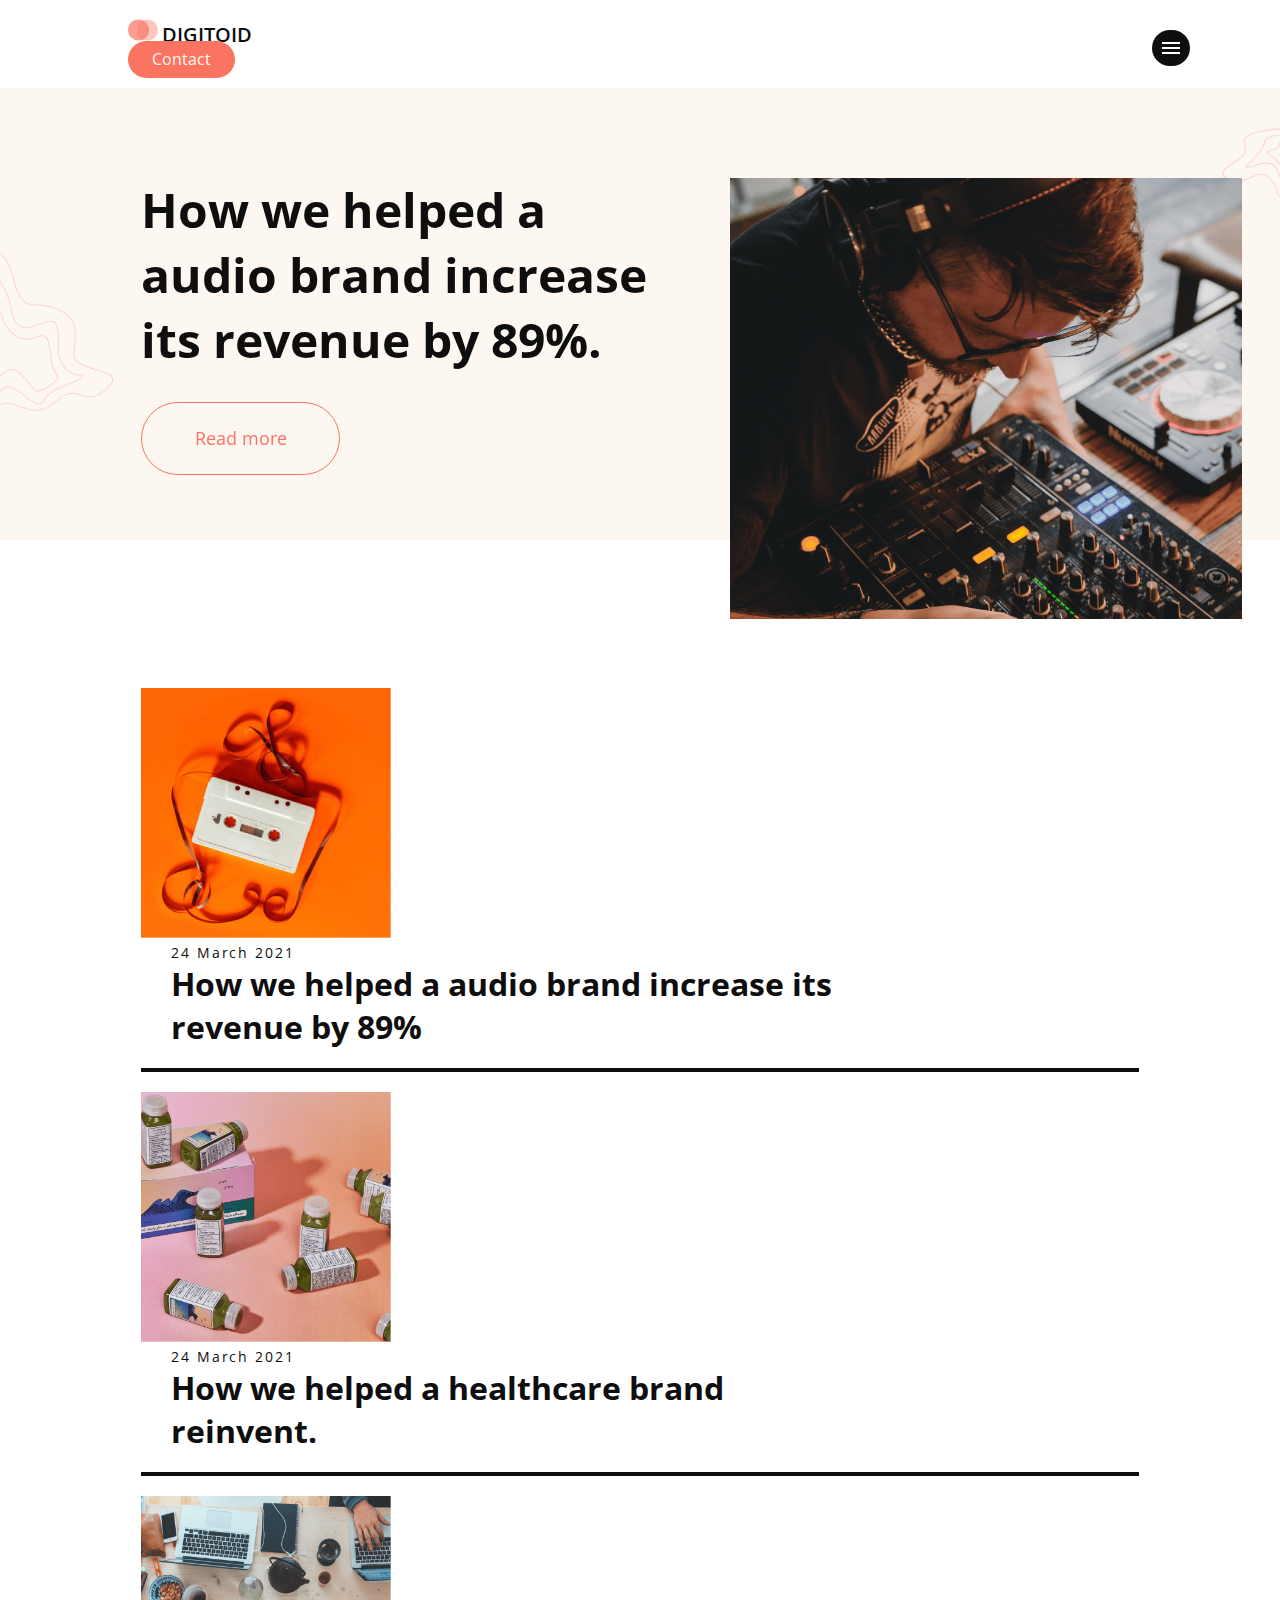
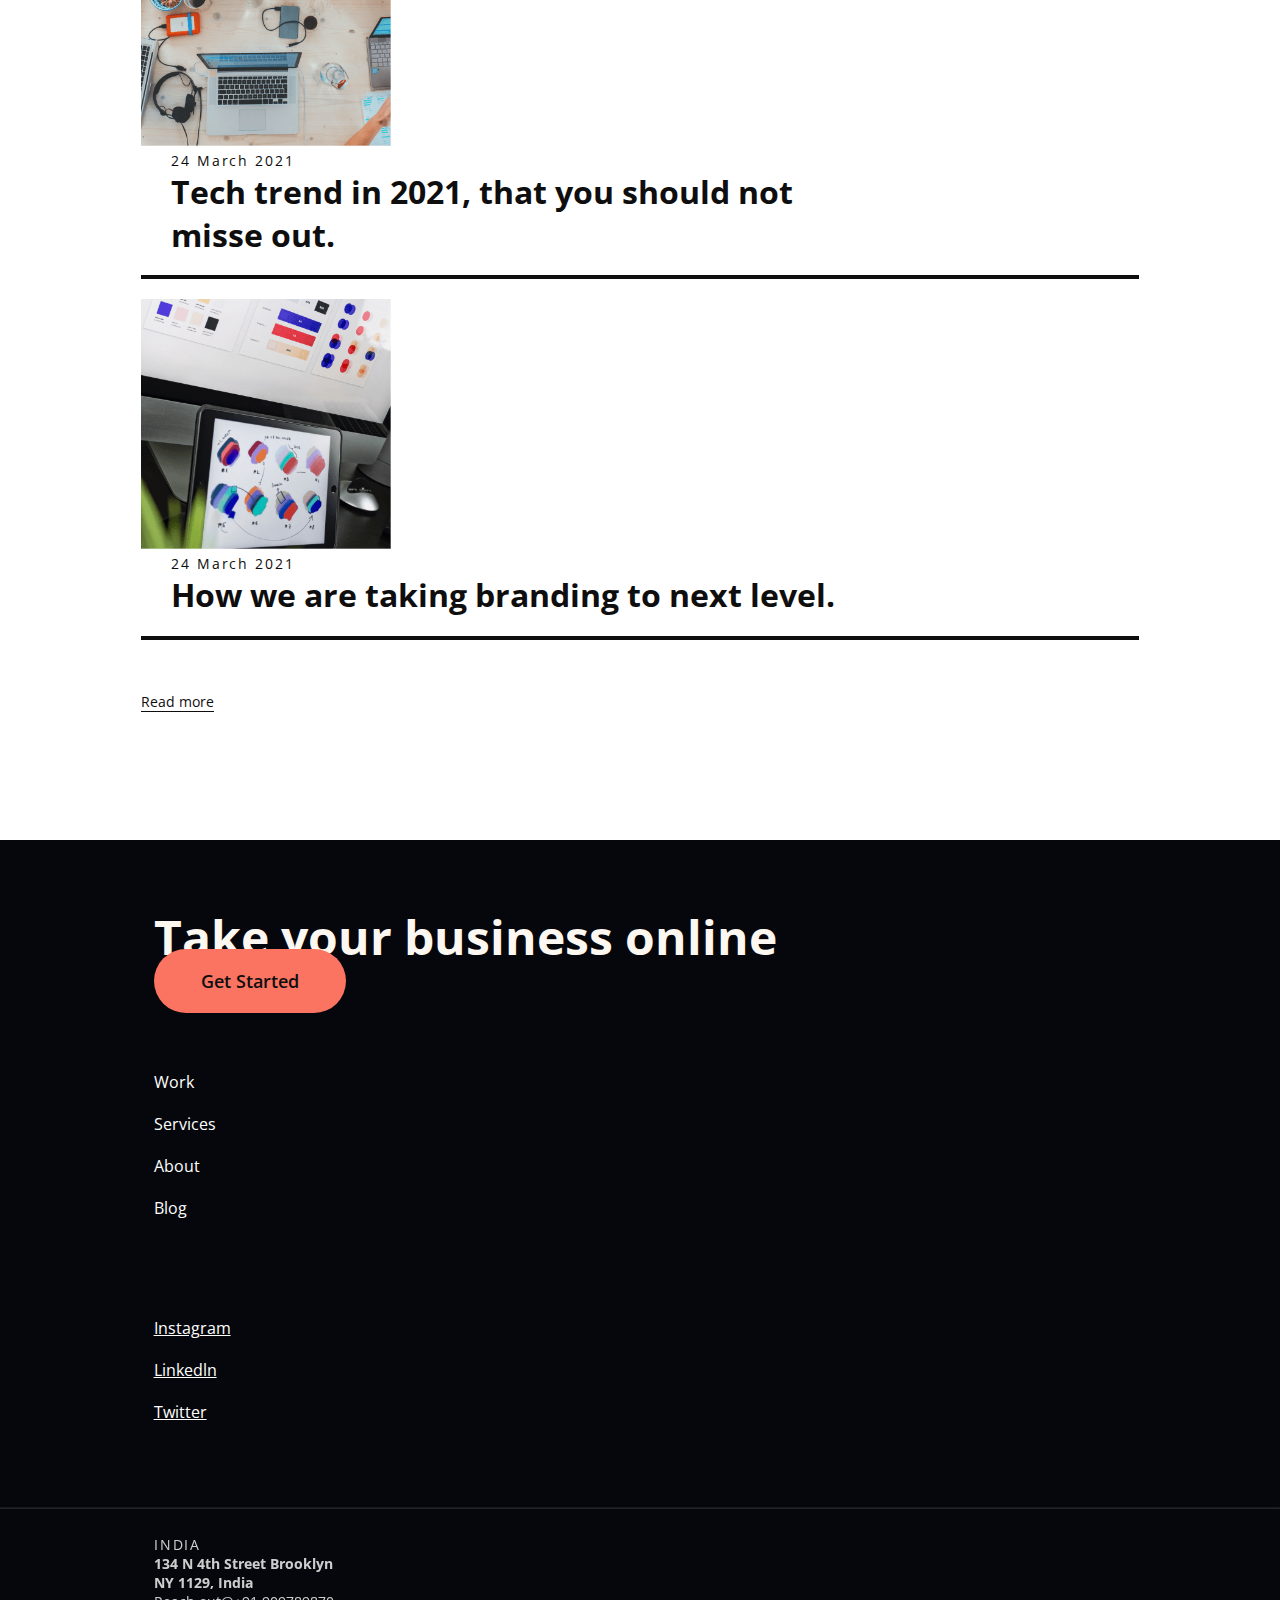
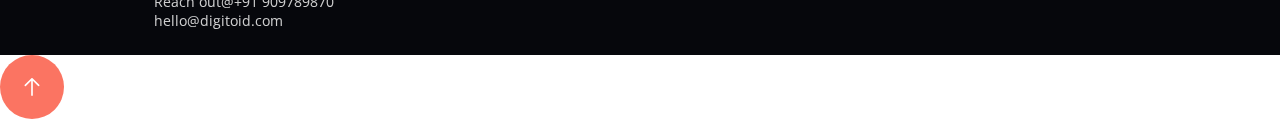
<file: Blog.html>
<!DOCTYPE html>
<html lang="en">

<head>
    <meta charset="UTF-8">
    <meta http-equiv="X-UA-Compatible" content="IE=edge">
    <meta name="viewport" content="width=device-width, initial-scale=1.0">
    <title>Blog</title>
    <link href="https://cdn.jsdelivr.net/npm/bootstrap@5.0.0-beta3/dist/css/bootstrap.min.css" rel="stylesheet"
        integrity="sha384-eOJMYsd53ii+scO/bJGFsiCZc+5NDVN2yr8+0RDqr0Ql0h+rP48ckxlpbzKgwra6" crossorigin="anonymous">
    <link rel="preconnect" href="https://fonts.gstatic.com">
    <link
        href="https://fonts.googleapis.com/css2?family=Open+Sans:ital,wght@0,300;0,400;0,600;0,700;0,800;1,300;1,400;1,600;1,700;1,800&display=swap"
        rel="stylesheet">
    <link href="./css/style.css" rel="stylesheet">
    <link href="./css/responsive.css" rel="stylesheet">
</head>

<body id="top">
    <nav class="navbar">
        <div class="container-fluid">
            <a class="navbar-brand" href="index.html">
                <img src="./assets/logo.svg" alt="" width="30" height="24" class="d-inline-block align-text-top">
                <span class="brand-name">DIGITOID</span>
            </a>
            <div class="d-flex">
                <a href="Contact-Us.html" class="btn-contact ripple mobile-contact me-3">Contact</a>
                <div class="custom-container blog-co">
                    <div class="nav-shadow" id="navShadow"></div>
                    <div class="custom-navbar">
                        <div class="hamburger-menu">
                            <div class="line line-1"></div>
                            <div class="line line-2"></div>
                            <div class="line line-3"></div>
                        </div>
                        <ul class="nav-list">
                            <li class="custom-nav-item">
                                <a href="index.html" class="mobile-nav-logo custom-nav-logo"><img
                                        src="./assets/logo.svg">DIGITOID</a>
                            </li>
                            <li class="custom-nav-item">
                                <a href="Work.html" class="custom-nav-link">Work</a>
                            </li>
                            <li class="custom-nav-item">
                                <a href="About.html" class="custom-nav-link">About Us</a>
                            </li>
                            <li class="custom-nav-item">
                                <a href="Services.html" class="custom-nav-link">Services</a>
                            </li>
                            <li class="custom-nav-item">
                                <a href="Blog.html" class="custom-nav-link">Blog</a>
                            </li>
                            <li class="custom-nav-item last-margin">
                                <a href="Contact-Us.html" class="custom-nav-link">Contact</a>
                            </li>
                            <hr>
                            <div class="end-ham">
                                <p>Say hello at <a class="email" href="#">contact@digitoid.com</a></p>
                                <div class="social-icons">
                                    <a href="#"><img class="me-3" src="./assets/Vector.svg"></a>
                                    <a href="#"><img class="me-3" src="./assets/Vector (1).svg"></a>
                                    <a href="#"><img class="me-3" src="./assets/Vector (2).svg"></a>
                                    <a href="#"><img class="me-3" src="./assets/Vector (3).svg"></a>
                                </div>
                            </div>
                        </ul>
                    </div>
                </div>
            </div>
        </div>
    </nav>
    <section class="top">
        <div class="content">
            <p class="question">How we helped a audio brand increase its revenue by 89%.</p>
            <a href="Blog-Individual.html" class="read-more">Read more</a>
        </div>
        <img class="image-right" src="./assets/Mask Group-min.png">
    </section>
    <section class="middle text-center">
        <div class="blog">
            <div class="d-flex mobile-blog">
                <div>
                    <a href="Blog-individual.html"><img class="image-left" src="./assets/Blog1.png" width="250"></a>
                </div>
                <div class="desc">
                    <p>24 March 2021</p>
                    <a href="Blog-individual.html">
                        <h2 class="description">How we helped a audio brand increase its revenue by 89%</h2>
                    </a>
                </div>
            </div>
        </div>
        <div class="blog">
            <div class="d-flex mobile-blog">
                <div>
                    <a href="Blog-individual.html"><img class="image-left" src="./assets/Blog2.png" width="250"></a>
                </div>
                <div class="desc">
                    <p>24 March 2021</p>
                    <a href="Blog-individual.html">
                        <h2 class="description">How we helped a healthcare brand reinvent.</h2>
                    </a>
                </div>
            </div>
        </div>
        <div class="blog">
            <div class="d-flex mobile-blog">
                <div>
                    <a href="Blog-individual.html"><img class="image-left" src="./assets/Blog3.png" width="250"></a>
                </div>
                <div class="desc">
                    <p>24 March 2021</p>
                    <a href="Blog-individual.html">
                        <h2 class="description">Tech trend in 2021, that you should not misse out.</h2>
                    </a>
                </div>
            </div>
        </div>
        <div class="blog blog1">
            <div class="d-flex mobile-blog">
                <div>
                    <a href="Blog-individual.html"><img class="image-left" src="./assets/Blog4.png" width="250"></a>
                </div>
                <div class="desc">
                    <p>24 March 2021</p>
                    <a href="Blog-individual.html">
                        <h2 class="description">How we are taking branding to next level.</h2>
                    </a>
                </div>
            </div>
        </div>
        <a class="read" href="#">Read more</a>
    </section>
    <footer class="overflow-hidden">
        <div class="row">
            <div class="col-lg-11">
                <div class="footer-color">
                    <div class="content-footer">
                        <div class="row">
                            <div class="col-lg-6">
                                <h2 class="footer-head mb-5">Take your business online</h2>
                                <a href="Contact-Us.html" class="btn-get ripple">Get Started</a>
                            </div>
                            <div class="col-lg-6">
                                <div class="d-flex justify-content-evenly">
                                    <div class="links">
                                        <a href="Work.html">Work</a>
                                        <a href="Services.html">Services</a>
                                        <a href="About.html">About</a>
                                        <a href="Blog.html">Blog</a>
                                    </div>
                                    <div class="links">
                                        <a class="social" href="#">Instagram</a>
                                        <a class="social" href="#">Linkedln</a>
                                        <a class="social" href="#">Twitter</a>
                                    </div>
                                </div>
                            </div>
                        </div>
                    </div>
                    <hr>
                    <div class="content-footer1">
                        <div class="row">
                            <div class="col-lg-8">
                                <div class="d-flex justify-content-between mobile-footer">
                                    <div class="first">
                                        <p>INDIA</p>
                                        <h6>134 N 4th Street Brooklyn<br>NY 1129, India</h6>
                                    </div>
                                    <div class="second">
                                        <p>Reach out@+91 909789870</p>
                                    </div>
                                    <div class="third">
                                        <p>hello@digitoid.com</p>
                                    </div>
                                    <a href="#top" class="mobile-top">
                                        <img class="top-img" src="./assets/Group 24.svg">
                                    </a>
                                </div>
                            </div>
                            <div class="col-lg-4"></div>
                        </div>
                    </div>
                </div>
            </div>
            <div class="col-lg-1 top-btn">
                <a href="#top">
                    <img class="top-img" src="./assets/Group 24.svg">
                </a>
            </div>
        </div>
    </footer>

    <script src="https://cdn.jsdelivr.net/npm/bootstrap@5.0.0-beta3/dist/js/bootstrap.bundle.min.js"
        integrity="sha384-JEW9xMcG8R+pH31jmWH6WWP0WintQrMb4s7ZOdauHnUtxwoG2vI5DkLtS3qm9Ekf"
        crossorigin="anonymous"></script>
    <script src="./js/main.js"></script>
</body>

</html>
</file>
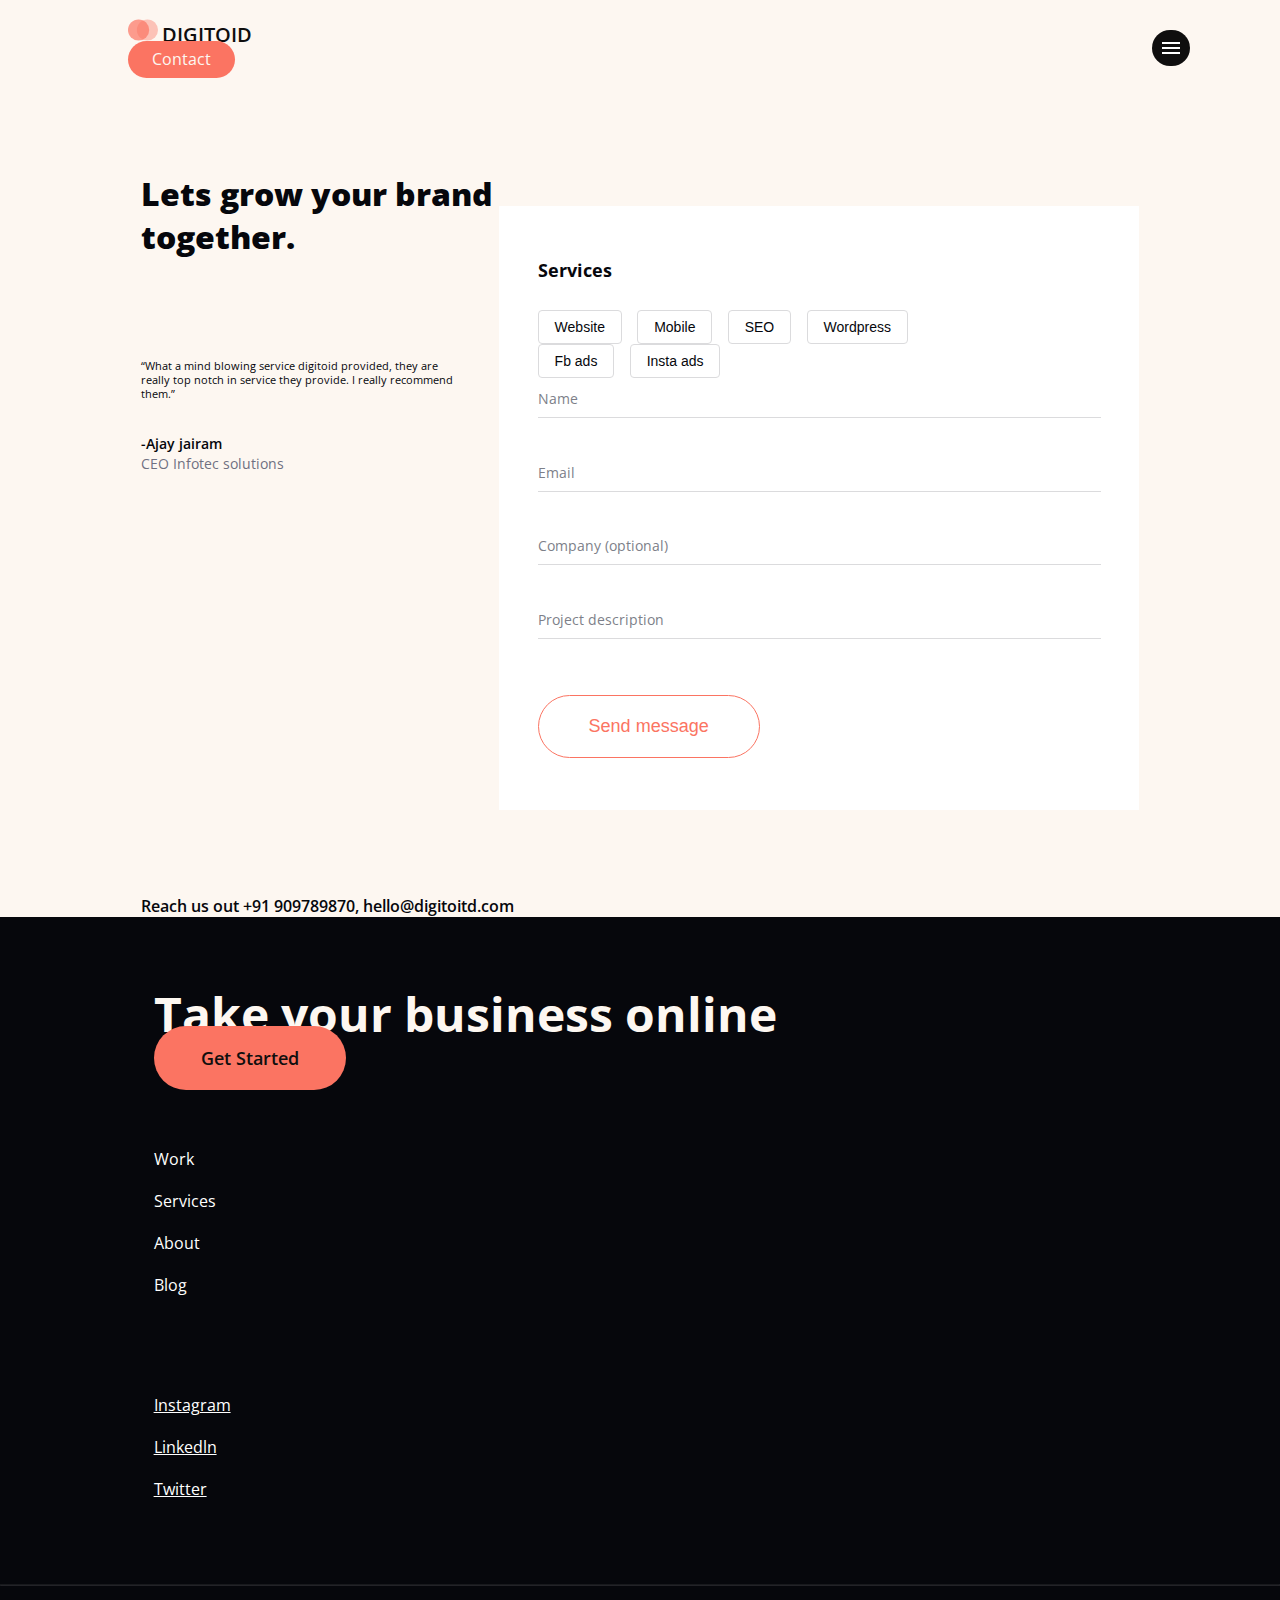
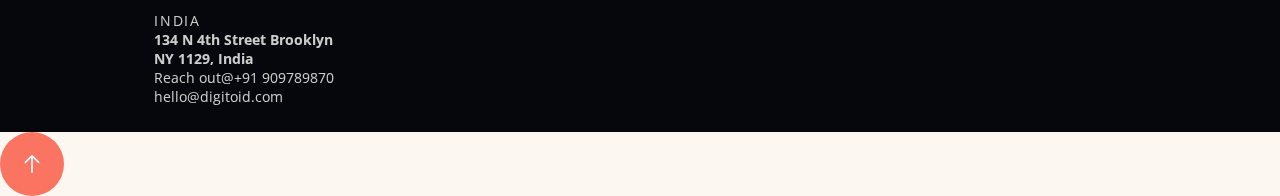
<file: Contact-Us.html>
<!DOCTYPE html>
<html lang="en">

<head>
    <meta charset="UTF-8">
    <meta http-equiv="X-UA-Compatible" content="IE=edge">
    <meta name="viewport" content="width=device-width, initial-scale=1.0">
    <title>Contact-Us</title>
    <link href="https://cdn.jsdelivr.net/npm/bootstrap@5.0.0-beta3/dist/css/bootstrap.min.css" rel="stylesheet"
        integrity="sha384-eOJMYsd53ii+scO/bJGFsiCZc+5NDVN2yr8+0RDqr0Ql0h+rP48ckxlpbzKgwra6" crossorigin="anonymous">
    <link rel="preconnect" href="https://fonts.gstatic.com">
    <link
        href="https://fonts.googleapis.com/css2?family=Open+Sans:ital,wght@0,300;0,400;0,600;0,700;0,800;1,300;1,400;1,600;1,700;1,800&display=swap"
        rel="stylesheet">
    <link href="./css/style.css" rel="stylesheet">
    <link href="./css/responsive.css" rel="stylesheet">
</head>

<body id="top" class="bg-full">
    <nav class="navbar custom-nav">
        <div class="container-fluid">
            <a class="navbar-brand" href="index.html">
                <img src="./assets/logo.svg" alt="" width="30" height="24" class="d-inline-block align-text-top">
                <span class="brand-name">DIGITOID</span>
            </a>
            <div class="d-flex">
                <a href="Contact-Us.html" class="btn-contact ripple me-3">Contact</a>
                <div class="custom-container">
                    <div class="nav-shadow" id="navShadow"></div>
                    <div class="custom-navbar">
                        <div class="hamburger-menu">
                            <div class="line line-1"></div>
                            <div class="line line-2"></div>
                            <div class="line line-3"></div>
                        </div>
                        <ul class="nav-list">
                            <li class="custom-nav-item">
                                <a href="Work.html" class="custom-nav-link">Work</a>
                            </li>
                            <li class="custom-nav-item">
                                <a href="About.html" class="custom-nav-link">About Us</a>
                            </li>
                            <li class="custom-nav-item">
                                <a href="Services.html" class="custom-nav-link">Services</a>
                            </li>
                            <li class="custom-nav-item">
                                <a href="Blog.html" class="custom-nav-link">Blog</a>
                            </li>
                            <li class="custom-nav-item last-margin">
                                <a href="Contact-Us.html" class="custom-nav-link">Contact</a>
                            </li>
                            <hr>
                            <div class="end-ham">
                                <p>Say hello at <a class="email" href="#">contact@digitoid.com</a></p>
                                <div class="social-icons">
                                    <a href="#"><img class="me-3" src="./assets/Vector.svg"></a>
                                    <a href="#"><img class="me-3" src="./assets/Vector (1).svg"></a>
                                    <a href="#"><img class="me-3" src="./assets/Vector (2).svg"></a>
                                    <a href="#"><img class="me-3" src="./assets/Vector (3).svg"></a>
                                </div>
                            </div>
                        </ul>
                    </div>
                </div>
            </div>
        </div>
    </nav>
    <div class="left-main">
        <h1>Lets grow your brand together.</h1>
        <h6>“What a mind blowing service digitoid provided, they are really top notch in service they provide. I
            really recommend them.”</h6>
        <span>-Ajay jairam</span>
        <p>CEO Infotec solutions</p>
    </div>
    <div class="contact-part">
        <h6>Services</h6>
        <div class="mb-3">
            <button class="btns">Website</button>
            <button class="btns">Mobile</button>
            <button class="btns">SEO</button>
            <button class="btns">Wordpress</button>
        </div>
        <div class="mb-4">
            <button class="btns">Fb ads</button>
            <button class="btns mb-3 btns-res">Insta ads</button>
        </div>
        <div class="input-data top-input">
            <input type="text" required>
            <div class="underline"></div>
            <label>Name</label>
        </div>
        <div class="input-data">
            <input type="email" required>
            <div class="underline"></div>
            <label>Email</label>
        </div>
        <div class="input-data">
            <input type="text" required>
            <div class="underline"></div>
            <label>Company (optional)</label>
        </div>
        <div class="input-data">
            <input type="text" required>
            <div class="underline"></div>
            <label>Project description</label>
        </div>
        <button class="send ripple">Send message</button>
    </div>
    <p class="end-number">Reach us out +91 909789870, hello@digitoitd.com</p>
    <footer class="overflow-hidden">
        <div class="row">
            <div class="col-lg-11">
                <div class="footer-color">
                    <div class="content-footer">
                        <div class="row">
                            <div class="col-lg-6">
                                <h2 class="footer-head mb-5">Take your business online</h2>
                                <a href="Contact-Us.html" class="btn-get ripple">Get Started</a>
                            </div>
                            <div class="col-lg-6">
                                <div class="d-flex justify-content-evenly">
                                    <div class="links">
                                        <a href="Work.html">Work</a>
                                        <a href="Services.html">Services</a>
                                        <a href="About.html">About</a>
                                        <a href="Blog.html">Blog</a>
                                    </div>
                                    <div class="links">
                                        <a class="social" href="#">Instagram</a>
                                        <a class="social" href="#">Linkedln</a>
                                        <a class="social" href="#">Twitter</a>
                                    </div>
                                </div>
                            </div>
                        </div>
                    </div>
                    <hr>
                    <div class="content-footer1">
                        <div class="row">
                            <div class="col-lg-8">
                                <div class="d-flex justify-content-between">
                                    <div class="first">
                                        <p>INDIA</p>
                                        <h6>134 N 4th Street Brooklyn<br>NY 1129, India</h6>
                                    </div>
                                    <div class="second">
                                        <p>Reach out@+91 909789870</p>
                                    </div>
                                    <div class="third">
                                        <p>hello@digitoid.com</p>
                                    </div>
                                </div>
                            </div>
                            <div class="col-lg-4"></div>
                        </div>
                    </div>
                </div>
            </div>
            <div class="col-lg-1 top-btn">
                <a href="#top">
                    <img class="top-img" src="./assets/Group 24.svg">
                </a>
            </div>
        </div>
    </footer>

    <script src="https://cdn.jsdelivr.net/npm/bootstrap@5.0.0-beta3/dist/js/bootstrap.bundle.min.js"
        integrity="sha384-JEW9xMcG8R+pH31jmWH6WWP0WintQrMb4s7ZOdauHnUtxwoG2vI5DkLtS3qm9Ekf"
        crossorigin="anonymous"></script>
    <script src="./js/main.js"></script>
</body>

</html>
</file>
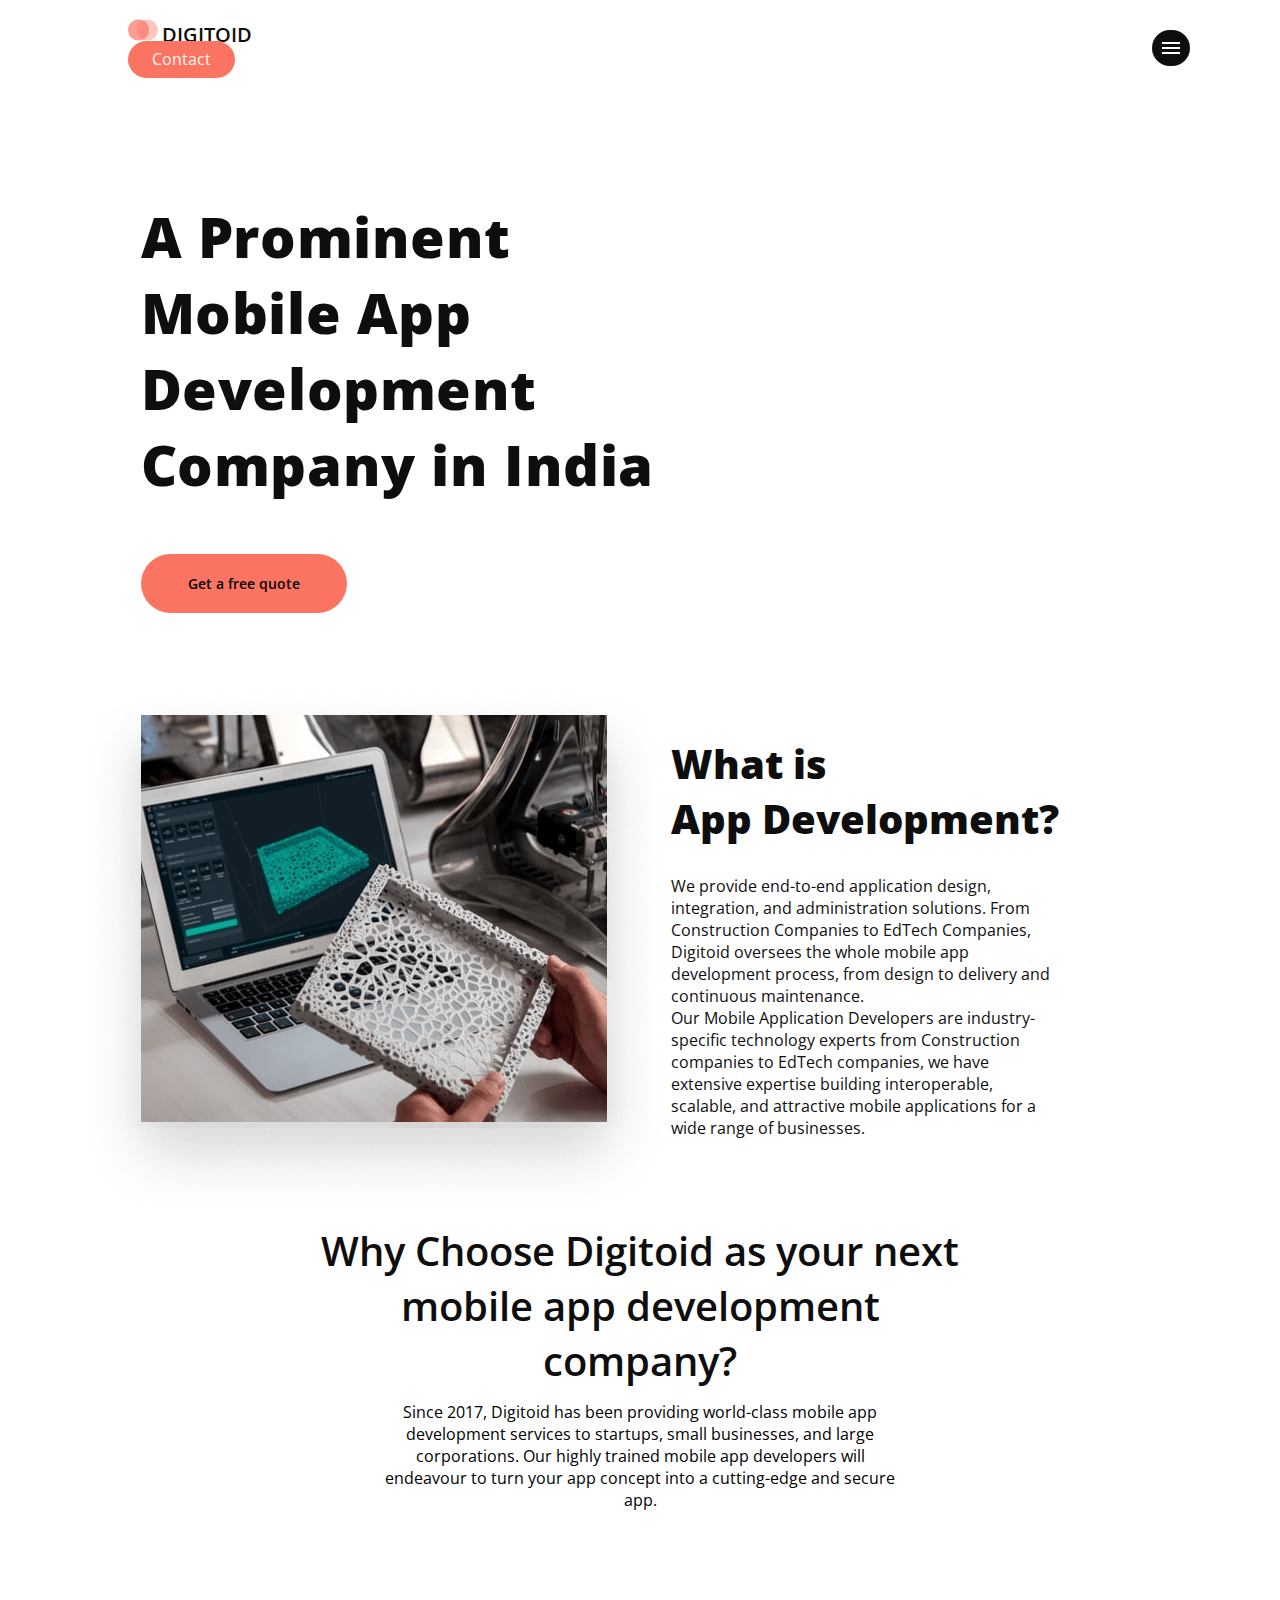
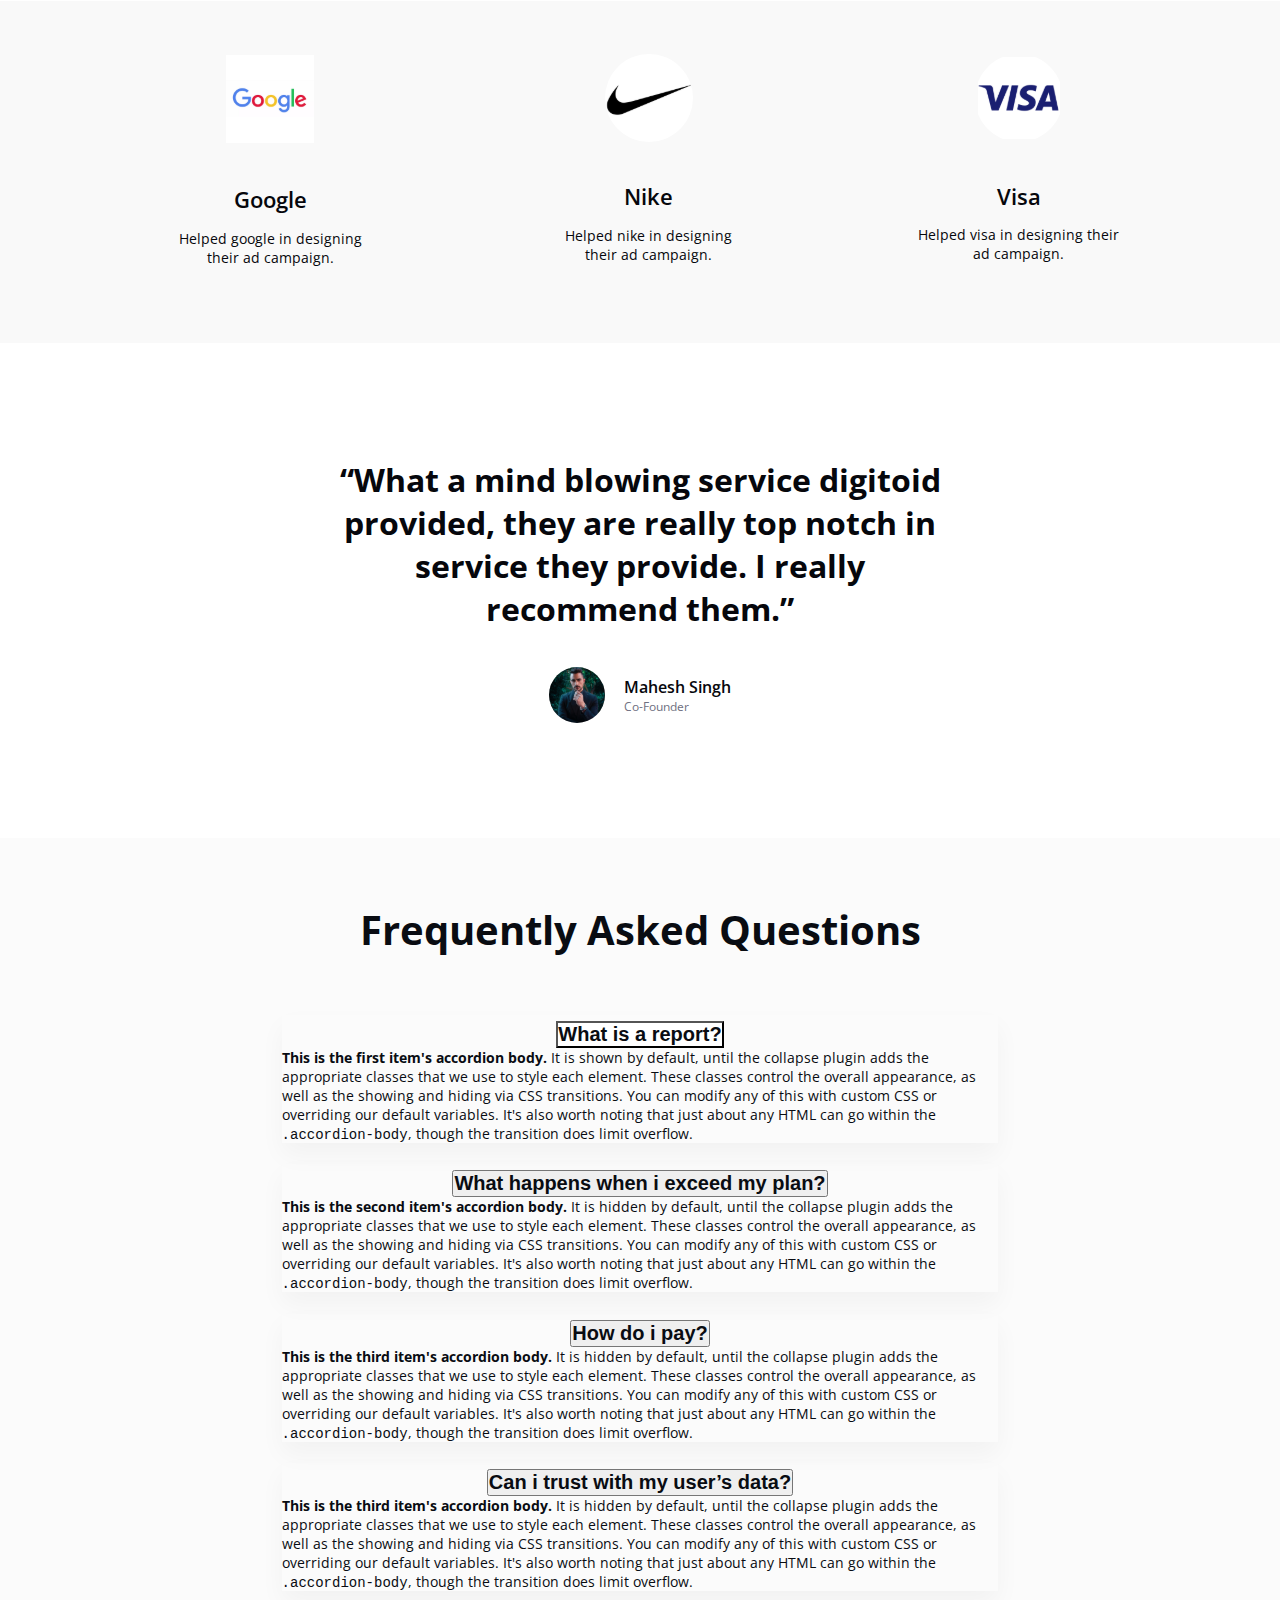
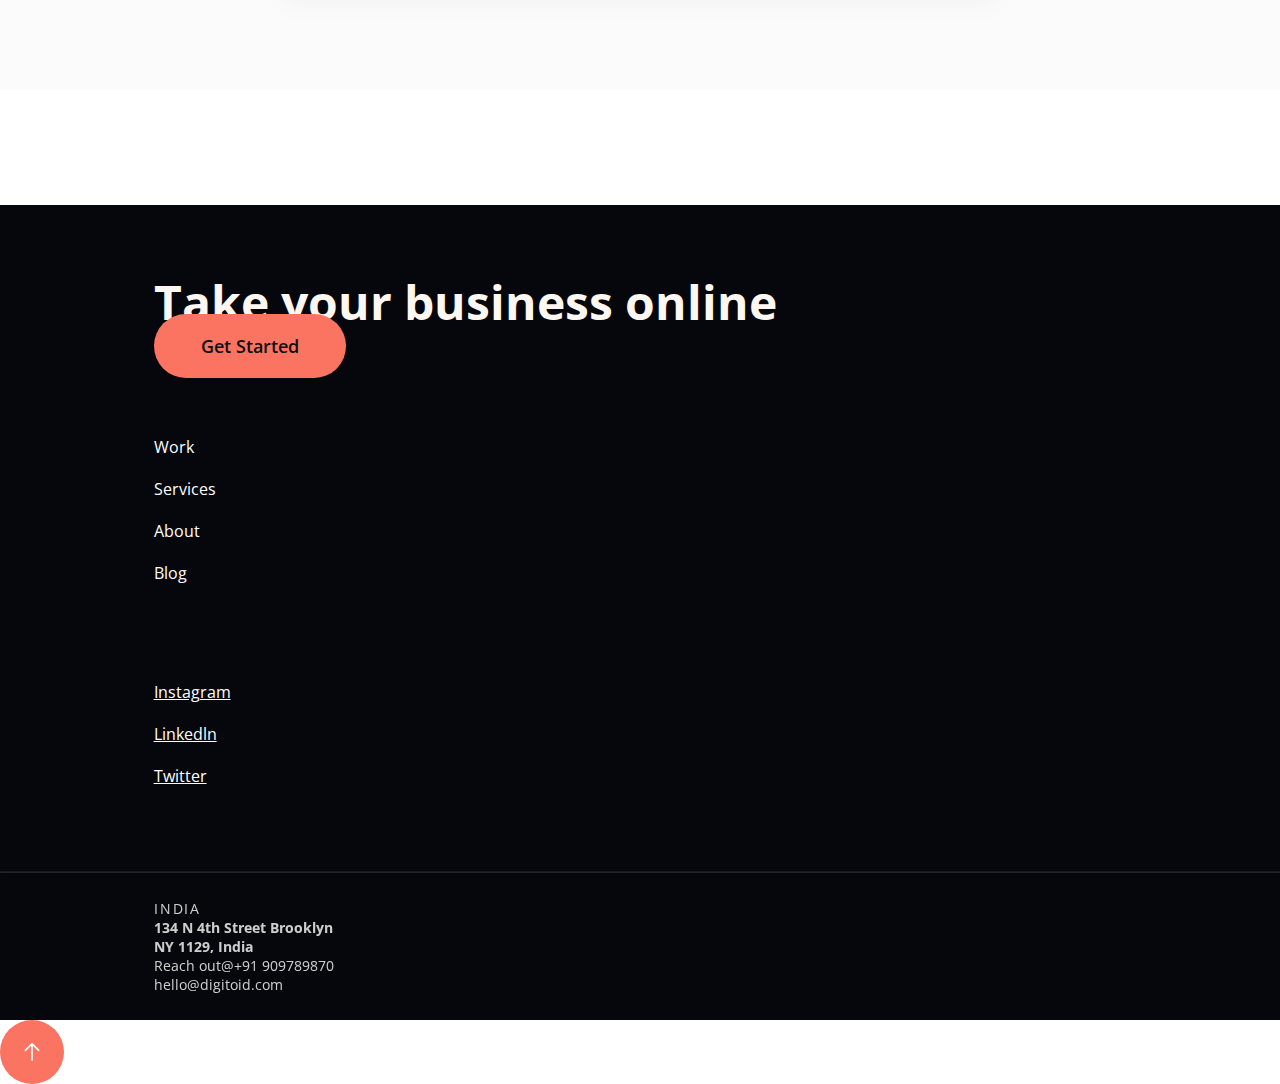
<file: Service-Individual.html>
<!DOCTYPE html>
<html lang="en">

<head>
    <meta charset="UTF-8">
    <meta http-equiv="X-UA-Compatible" content="IE=edge">
    <meta name="viewport" content="width=device-width, initial-scale=1.0">
    <title>Services</title>
    <link href="https://cdn.jsdelivr.net/npm/bootstrap@5.0.0-beta3/dist/css/bootstrap.min.css" rel="stylesheet"
        integrity="sha384-eOJMYsd53ii+scO/bJGFsiCZc+5NDVN2yr8+0RDqr0Ql0h+rP48ckxlpbzKgwra6" crossorigin="anonymous">
    <link rel="preconnect" href="https://fonts.gstatic.com">
    <link
        href="https://fonts.googleapis.com/css2?family=Open+Sans:ital,wght@0,300;0,400;0,600;0,700;0,800;1,300;1,400;1,600;1,700;1,800&display=swap"
        rel="stylesheet">
    <link href="./css/style.css" rel="stylesheet">
    <link href="./css/responsive.css" rel="stylesheet">
</head>

<body id="top">
    <nav class="navbar custom-nav">
        <div class="container-fluid">
            <a class="navbar-brand" href="index.html">
                <img src="./assets/logo.svg" alt="" width="30" height="24" class="d-inline-block align-text-top">
                <span class="brand-name">DIGITOID</span>
            </a>
            <div class="d-flex">
                <a href="Contact-Us.html" class="btn-contact ripple me-3 mobile-contact">Contact</a>
                <div class="custom-container">
                    <div class="nav-shadow" id="navShadow"></div>
                    <div class="custom-navbar">
                        <div class="hamburger-menu">
                            <div class="line line-1"></div>
                            <div class="line line-2"></div>
                            <div class="line line-3"></div>
                        </div>
                        <ul class="nav-list">
                            <li class="custom-nav-item">
                                <a href="index.html" class="mobile-nav-logo custom-nav-logo"><img
                                        src="./assets/logo.svg">DIGITOID</a>
                            </li>
                            <li class="custom-nav-item">
                                <a href="Work.html" class="custom-nav-link">Work</a>
                            </li>
                            <li class="custom-nav-item">
                                <a href="About.html" class="custom-nav-link">About Us</a>
                            </li>
                            <li class="custom-nav-item">
                                <a href="Services.html" class="custom-nav-link">Services</a>
                            </li>
                            <li class="custom-nav-item">
                                <a href="Blog.html" class="custom-nav-link">Blog</a>
                            </li>
                            <li class="custom-nav-item last-margin">
                                <a href="Contact-Us.html" class="custom-nav-link">Contact</a>
                            </li>
                            <hr>
                            <div class="end-ham">
                                <p>Say hello at <a class="email" href="#">contact@digitoid.com</a></p>
                                <div class="social-icons">
                                    <a href="#"><img class="me-3" src="./assets/Vector.svg"></a>
                                    <a href="#"><img class="me-3" src="./assets/Vector (1).svg"></a>
                                    <a href="#"><img class="me-3" src="./assets/Vector (2).svg"></a>
                                    <a href="#"><img class="me-3" src="./assets/Vector (3).svg"></a>
                                </div>
                            </div>
                        </ul>
                    </div>
                </div>
            </div>
        </div>
    </nav>
    <div class="service-indi-top">
        <h6>A Prominent Mobile App Development Company in India</h6>
        <a href="Contact-Us.html" class="get-color ripple">Get a free quote</a>
    </div>
    <div class="indi-about">
        <div class="left-image">
            <img src="./assets/Mask Group-2-min.png">
        </div>
        <div class="right-content">
            <h6>What is<br>App Development?</h6>
            <p>We provide end-to-end application design, integration, and administration solutions. From Construction
                Companies to EdTech Companies, Digitoid oversees the whole mobile app development process, from design
                to delivery and continuous maintenance. </p>
            <p>Our Mobile Application Developers are industry-specific
                technology experts from Construction companies to EdTech companies, we have extensive expertise building
                interoperable, scalable, and attractive mobile applications for a wide range of businesses.</p>
        </div>
    </div>
    <section class="why-service">
        <h2>Why Choose Digitoid as your next mobile app development company?</h2>
        <p>Since 2017, Digitoid has been providing world-class mobile app development services to startups, small
            businesses, and large corporations. Our highly trained mobile app developers will endeavour to turn your app
            concept into a cutting-edge and secure app.</p>
    </section>
    <div class="our-designs">
        <div class="card">
            <div class="card-body">
                <img src="./assets/google-logo 1.svg">
                <h5>Google</h5>
                <p>Helped google in designing their ad campaign.</p>
            </div>
        </div>
        <div class="card">
            <div class="card-body">
                <img src="./assets/Mask Group.svg">
                <h5>Nike</h5>
                <p>Helped nike in designing their ad campaign.</p>
            </div>
        </div>
        <div class="card">
            <div class="card-body">
                <img src="./assets/Mask Group (1).svg">
                <h5>Visa</h5>
                <p>Helped visa in designing their ad campaign.</p>
            </div>
        </div>
    </div>
    <div class="co-founder">
        <h5>“What a mind blowing service digitoid provided, they are really top notch in service they provide. I
            really recommend them.”</h5>
        <div class="co-desc">
            <img src="./assets/Ellipse 10.svg">
            <div class="co-content">
                <p>Mahesh Singh</p>
                <span>Co-Founder</span>
            </div>
        </div>
    </div>
    <div class="faq">
        <h2>Frequently Asked Questions</h2>
        <div class="accordion" id="accordionExample">
            <div class="accordion-item">
                <h2 class="accordion-header" id="headingOne">
                    <button class="accordion-button" type="button" data-bs-toggle="collapse"
                        data-bs-target="#collapseOne" aria-expanded="true" aria-controls="collapseOne">
                        What is a report?
                    </button>
                </h2>
                <div id="collapseOne" class="accordion-collapse collapse show" aria-labelledby="headingOne"
                    data-bs-parent="#accordionExample">
                    <div class="accordion-body">
                        <strong>This is the first item's accordion body.</strong> It is shown by default, until the
                        collapse plugin adds the appropriate classes that we use to style each element. These classes
                        control the overall appearance, as well as the showing and hiding via CSS transitions. You can
                        modify any of this with custom CSS or overriding our default variables. It's also worth noting
                        that just about any HTML can go within the <code>.accordion-body</code>, though the transition
                        does limit overflow.
                    </div>
                </div>
            </div>
            <div class="accordion-item">
                <h2 class="accordion-header" id="headingTwo">
                    <button class="accordion-button collapsed" type="button" data-bs-toggle="collapse"
                        data-bs-target="#collapseTwo" aria-expanded="false" aria-controls="collapseTwo">
                        What happens when i exceed my plan?
                    </button>
                </h2>
                <div id="collapseTwo" class="accordion-collapse collapse" aria-labelledby="headingTwo"
                    data-bs-parent="#accordionExample">
                    <div class="accordion-body">
                        <strong>This is the second item's accordion body.</strong> It is hidden by default, until the
                        collapse plugin adds the appropriate classes that we use to style each element. These classes
                        control the overall appearance, as well as the showing and hiding via CSS transitions. You can
                        modify any of this with custom CSS or overriding our default variables. It's also worth noting
                        that just about any HTML can go within the <code>.accordion-body</code>, though the transition
                        does limit overflow.
                    </div>
                </div>
            </div>
            <div class="accordion-item">
                <h2 class="accordion-header" id="headingThree">
                    <button class="accordion-button collapsed" type="button" data-bs-toggle="collapse"
                        data-bs-target="#collapseThree" aria-expanded="false" aria-controls="collapseThree">
                        How do i pay?
                    </button>
                </h2>
                <div id="collapseThree" class="accordion-collapse collapse" aria-labelledby="headingThree"
                    data-bs-parent="#accordionExample">
                    <div class="accordion-body">
                        <strong>This is the third item's accordion body.</strong> It is hidden by default, until the
                        collapse plugin adds the appropriate classes that we use to style each element. These classes
                        control the overall appearance, as well as the showing and hiding via CSS transitions. You can
                        modify any of this with custom CSS or overriding our default variables. It's also worth noting
                        that just about any HTML can go within the <code>.accordion-body</code>, though the transition
                        does limit overflow.
                    </div>
                </div>
            </div>
            <div class="accordion-item">
                <h2 class="accordion-header" id="headingFour">
                    <button class="accordion-button collapsed" type="button" data-bs-toggle="collapse"
                        data-bs-target="#collapseFour" aria-expanded="false" aria-controls="collapseFour">
                        Can i trust with my user’s data?
                    </button>
                </h2>
                <div id="collapseFour" class="accordion-collapse collapse" aria-labelledby="headingFour"
                    data-bs-parent="#accordionExample">
                    <div class="accordion-body">
                        <strong>This is the third item's accordion body.</strong> It is hidden by default, until the
                        collapse plugin adds the appropriate classes that we use to style each element. These classes
                        control the overall appearance, as well as the showing and hiding via CSS transitions. You can
                        modify any of this with custom CSS or overriding our default variables. It's also worth noting
                        that just about any HTML can go within the <code>.accordion-body</code>, though the transition
                        does limit overflow.
                    </div>
                </div>
            </div>
        </div>
    </div>
    <footer class="overflow-hidden">
        <div class="row">
            <div class="col-lg-11">
                <div class="footer-color">
                    <div class="content-footer">
                        <div class="row">
                            <div class="col-lg-6">
                                <h2 class="footer-head mb-5">Take your business online</h2>
                                <a href="Contact-Us.html" class="btn-get ripple">Get Started</a>
                            </div>
                            <div class="col-lg-6">
                                <div class="d-flex justify-content-evenly">
                                    <div class="links">
                                        <a href="Work.html">Work</a>
                                        <a href="Services.html">Services</a>
                                        <a href="About.html">About</a>
                                        <a href="Blog.html">Blog</a>
                                    </div>
                                    <div class="links">
                                        <a class="social" href="#">Instagram</a>
                                        <a class="social" href="#">Linkedln</a>
                                        <a class="social" href="#">Twitter</a>
                                    </div>
                                </div>
                            </div>
                        </div>
                    </div>
                    <hr>
                    <div class="content-footer1">
                        <div class="row">
                            <div class="col-lg-8">
                                <div class="d-flex justify-content-between mobile-footer">
                                    <div class="first">
                                        <p>INDIA</p>
                                        <h6>134 N 4th Street Brooklyn<br>NY 1129, India</h6>
                                    </div>
                                    <div class="second">
                                        <p>Reach out@+91 909789870</p>
                                    </div>
                                    <div class="third">
                                        <p>hello@digitoid.com</p>
                                    </div>
                                    <a href="#top" class="mobile-top">
                                        <img class="top-img" src="./assets/Group 24.svg">
                                    </a>
                                </div>
                            </div>
                            <div class="col-lg-4"></div>
                        </div>
                    </div>
                </div>
            </div>
            <div class="col-lg-1 top-btn">
                <a href="#top">
                    <img class="top-img" src="./assets/Group 24.svg">
                </a>
            </div>
        </div>
    </footer>

    <script src="https://cdn.jsdelivr.net/npm/bootstrap@5.0.0-beta3/dist/js/bootstrap.bundle.min.js"
        integrity="sha384-JEW9xMcG8R+pH31jmWH6WWP0WintQrMb4s7ZOdauHnUtxwoG2vI5DkLtS3qm9Ekf"
        crossorigin="anonymous"></script>
    <script src="./js/main.js"></script>
</body>

</html>
</file>
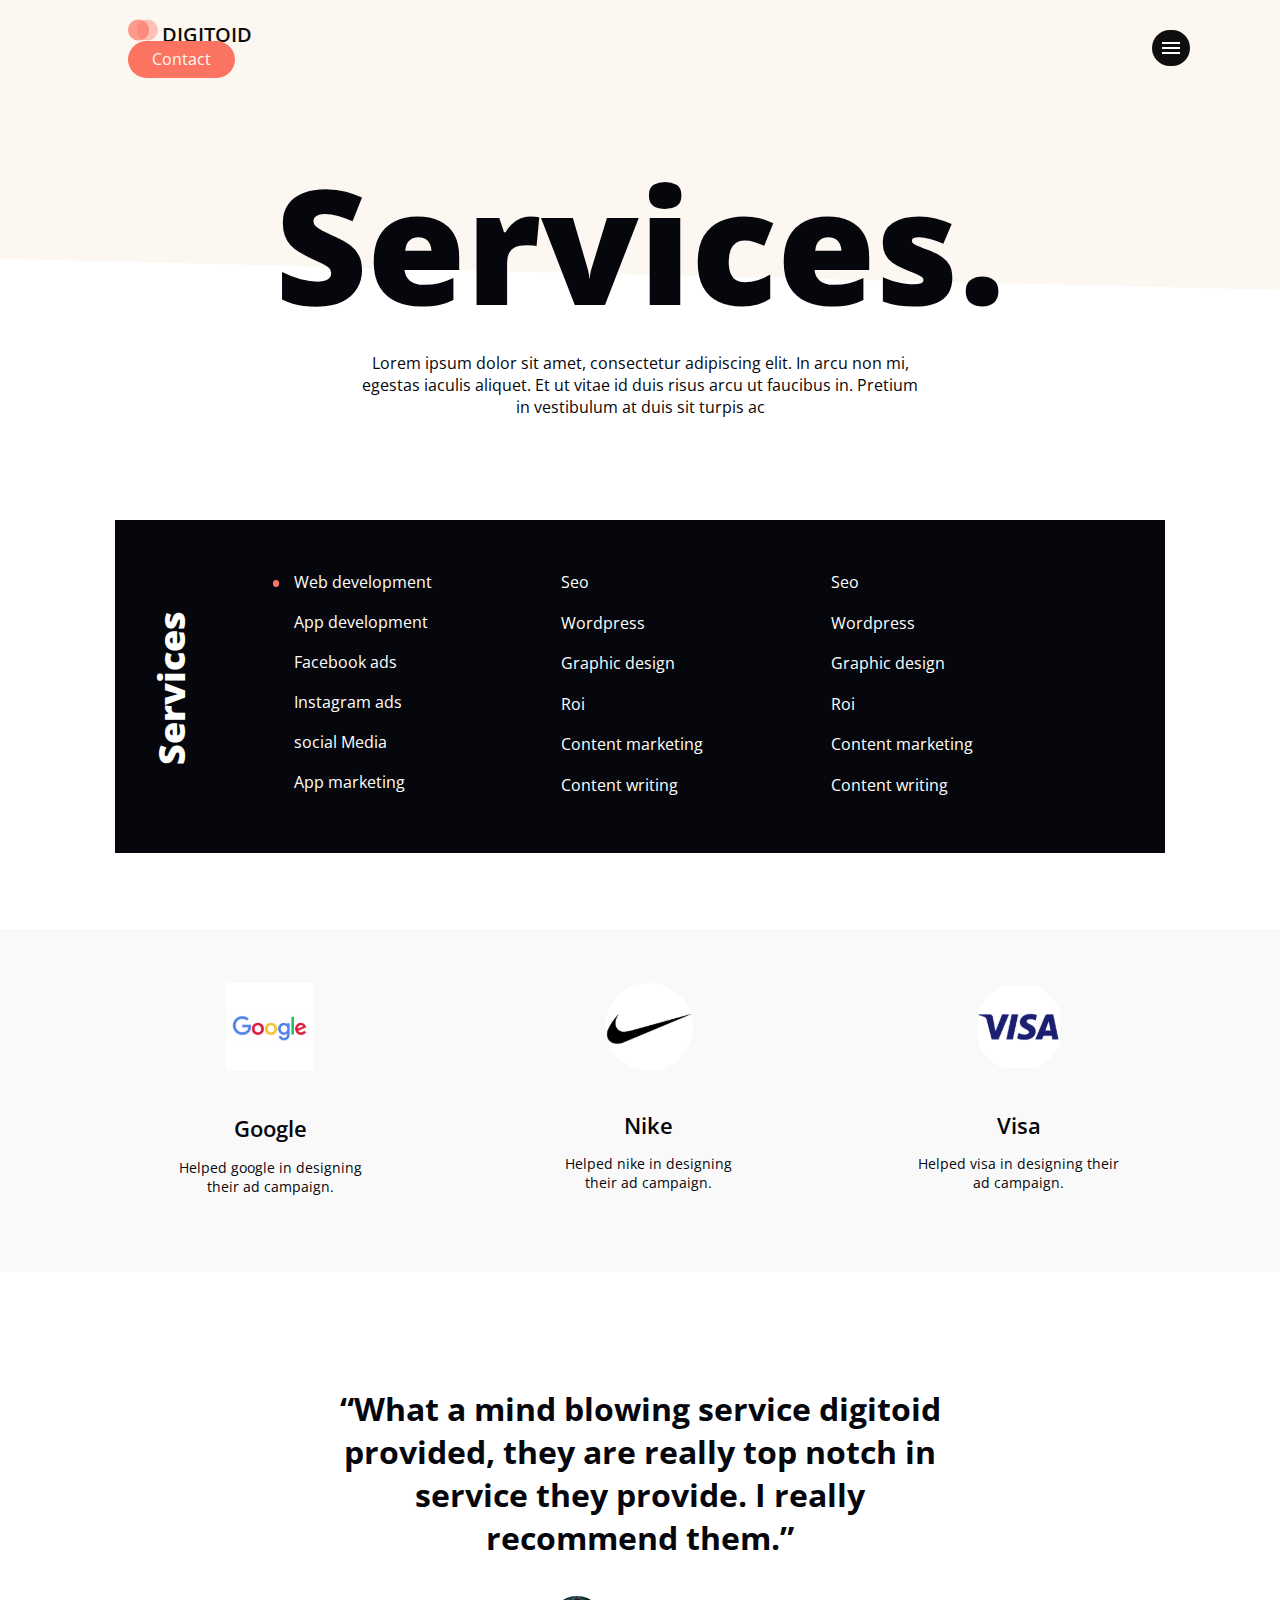
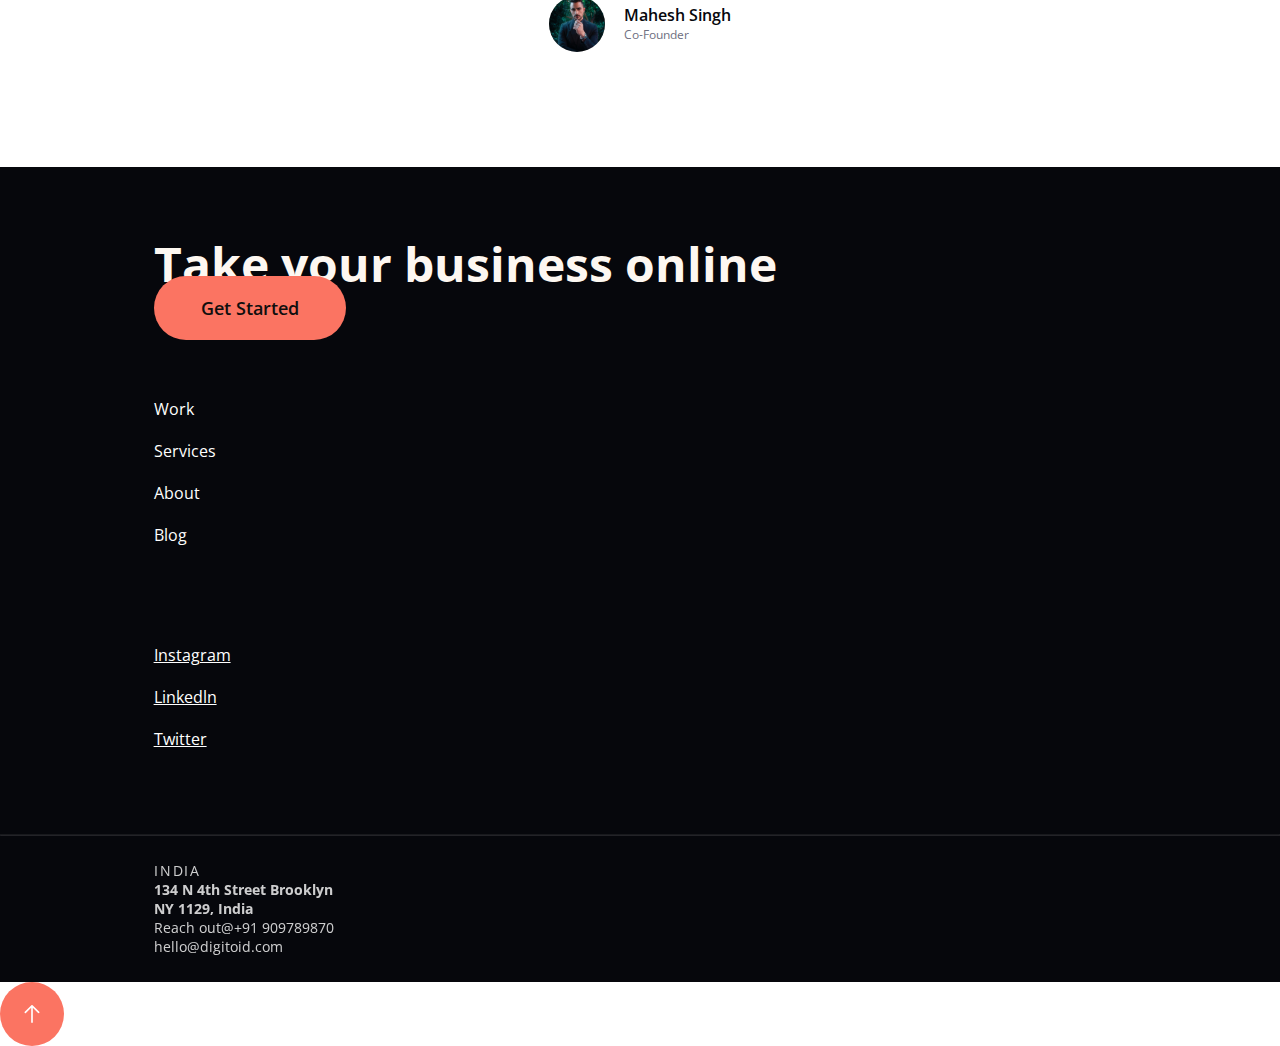
<file: Services.html>
<!DOCTYPE html>
<html lang="en">

<head>
    <meta charset="UTF-8">
    <meta http-equiv="X-UA-Compatible" content="IE=edge">
    <meta name="viewport" content="width=device-width, initial-scale=1.0">
    <title>Services</title>
    <link href="https://cdn.jsdelivr.net/npm/bootstrap@5.0.0-beta3/dist/css/bootstrap.min.css" rel="stylesheet"
        integrity="sha384-eOJMYsd53ii+scO/bJGFsiCZc+5NDVN2yr8+0RDqr0Ql0h+rP48ckxlpbzKgwra6" crossorigin="anonymous">
    <link rel="preconnect" href="https://fonts.gstatic.com">
    <link
        href="https://fonts.googleapis.com/css2?family=Open+Sans:ital,wght@0,300;0,400;0,600;0,700;0,800;1,300;1,400;1,600;1,700;1,800&display=swap"
        rel="stylesheet">
    <link href="./css/style.css" rel="stylesheet">
    <link href="./css/responsive.css" rel="stylesheet">
</head>

<body id="top">
    <nav class="navbar custom-nav">
        <div class="container-fluid">
            <a class="navbar-brand" href="index.html">
                <img src="./assets/logo.svg" alt="" width="30" height="24" class="d-inline-block align-text-top">
                <span class="brand-name">DIGITOID</span>
            </a>
            <div class="d-flex">
                <a href="Contact-Us.html" class="btn-contact ripple me-3 mobile-contact">Contact</a>
                <div class="custom-container">
                    <div class="nav-shadow" id="navShadow"></div>
                    <div class="custom-navbar">
                        <div class="hamburger-menu">
                            <div class="line line-1"></div>
                            <div class="line line-2"></div>
                            <div class="line line-3"></div>
                        </div>
                        <ul class="nav-list">
                            <li class="custom-nav-item">
                                <a href="index.html" class="mobile-nav-logo custom-nav-logo"><img
                                        src="./assets/logo.svg">DIGITOID</a>
                            </li>
                            <li class="custom-nav-item">
                                <a href="Work.html" class="custom-nav-link">Work</a>
                            </li>
                            <li class="custom-nav-item">
                                <a href="About.html" class="custom-nav-link">About Us</a>
                            </li>
                            <li class="custom-nav-item">
                                <a href="Services.html" class="custom-nav-link">Services</a>
                            </li>
                            <li class="custom-nav-item">
                                <a href="Blog.html" class="custom-nav-link">Blog</a>
                            </li>
                            <li class="custom-nav-item last-margin">
                                <a href="Contact-Us.html" class="custom-nav-link">Contact</a>
                            </li>
                            <hr>
                            <div class="end-ham">
                                <p>Say hello at <a class="email" href="#">contact@digitoid.com</a></p>
                                <div class="social-icons">
                                    <a href="#"><img class="me-3" src="./assets/Vector.svg"></a>
                                    <a href="#"><img class="me-3" src="./assets/Vector (1).svg"></a>
                                    <a href="#"><img class="me-3" src="./assets/Vector (2).svg"></a>
                                    <a href="#"><img class="me-3" src="./assets/Vector (3).svg"></a>
                                </div>
                            </div>
                        </ul>
                    </div>
                </div>
            </div>
        </div>
    </nav>
    <img class="bg-nav" src="./assets/Rectangle 47.svg">
    <div class="top-content">
        <h1>Services.</h1>
        <p>Lorem ipsum dolor sit amet, consectetur adipiscing elit. In arcu non mi, egestas iaculis aliquet. Et ut vitae
            id duis risus arcu ut faucibus in. Pretium in vestibulum at duis sit turpis ac</p>
    </div>
    <div class="services-category">
        <h2>Services</h2>
        <div class="circle"></div>
        <div class="categories">
            <div class="category-group">
                <a href="Service-Individual.html">Web development</a>
                <a href="Service-Individual.html">App development</a>
                <a href="Service-Individual.html">Facebook ads</a>
                <a href="Service-Individual.html">Instagram ads</a>
                <a href="Service-Individual.html">social Media</a>
                <a href="Service-Individual.html">App marketing</a>
            </div>
            <div class="category-group">
                <a href="Service-Individual.html">Seo</a>
                <a href="Service-Individual.html">Wordpress</a>
                <a href="Service-Individual.html">Graphic design</a>
                <a href="Service-Individual.html">Roi</a>
                <a href="Service-Individual.html">Content marketing</a>
                <a href="Service-Individual.html">Content writing</a>
            </div>
            <div class="category-group">
                <a href="Service-Individual.html">Seo</a>
                <a href="Service-Individual.html">Wordpress</a>
                <a href="Service-Individual.html">Graphic design</a>
                <a href="Service-Individual.html">Roi</a>
                <a href="Service-Individual.html">Content marketing</a>
                <a href="Service-Individual.html">Content writing</a>
            </div>
        </div>
    </div>
    <div class="our-designs">
        <div class="card">
            <div class="card-body">
                <img src="./assets/google-logo 1.svg">
                <h5>Google</h5>
                <p>Helped google in designing their ad campaign.</p>
            </div>
        </div>
        <div class="card">
            <div class="card-body">
                <img src="./assets/Mask Group.svg">
                <h5>Nike</h5>
                <p>Helped nike in designing their ad campaign.</p>
            </div>
        </div>
        <div class="card">
            <div class="card-body">
                <img src="./assets/Mask Group (1).svg">
                <h5>Visa</h5>
                <p>Helped visa in designing their ad campaign.</p>
            </div>
        </div>
    </div>
    <div class="co-founder">
        <h5>“What a mind blowing service digitoid provided, they are really top notch in service they provide. I
            really recommend them.”</h5>
        <div class="co-desc">
            <img src="./assets/Ellipse 10.svg">
            <div class="co-content">
                <p>Mahesh Singh</p>
                <span>Co-Founder</span>
            </div>
        </div>
    </div>
    <footer class="overflow-hidden">
        <div class="row">
            <div class="col-lg-11">
                <div class="footer-color">
                    <div class="content-footer">
                        <div class="row">
                            <div class="col-lg-6">
                                <h2 class="footer-head mb-5">Take your business online</h2>
                                <a href="Contact-Us.html" class="btn-get ripple">Get Started</a>
                            </div>
                            <div class="col-lg-6">
                                <div class="d-flex justify-content-evenly">
                                    <div class="links">
                                        <a href="Work.html">Work</a>
                                        <a href="Services.html">Services</a>
                                        <a href="About.html">About</a>
                                        <a href="Blog.html">Blog</a>
                                    </div>
                                    <div class="links">
                                        <a class="social" href="#">Instagram</a>
                                        <a class="social" href="#">Linkedln</a>
                                        <a class="social" href="#">Twitter</a>
                                    </div>
                                </div>
                            </div>
                        </div>
                    </div>
                    <hr>
                    <div class="content-footer1">
                        <div class="row">
                            <div class="col-lg-8">
                                <div class="d-flex justify-content-between mobile-footer">
                                    <div class="first">
                                        <p>INDIA</p>
                                        <h6>134 N 4th Street Brooklyn<br>NY 1129, India</h6>
                                    </div>
                                    <div class="second">
                                        <p>Reach out@+91 909789870</p>
                                    </div>
                                    <div class="third">
                                        <p>hello@digitoid.com</p>
                                    </div>
                                    <a href="#top" class="mobile-top">
                                        <img class="top-img" src="./assets/Group 24.svg">
                                    </a>
                                </div>
                            </div>
                            <div class="col-lg-4"></div>
                        </div>
                    </div>
                </div>
            </div>
            <div class="col-lg-1 top-btn">
                <a href="#top">
                    <img class="top-img" src="./assets/Group 24.svg">
                </a>
            </div>
        </div>
    </footer>

    <script src="https://cdn.jsdelivr.net/npm/bootstrap@5.0.0-beta3/dist/js/bootstrap.bundle.min.js"
        integrity="sha384-JEW9xMcG8R+pH31jmWH6WWP0WintQrMb4s7ZOdauHnUtxwoG2vI5DkLtS3qm9Ekf"
        crossorigin="anonymous"></script>
    <script src="./js/main.js"></script>
</body>

</html>
</file>
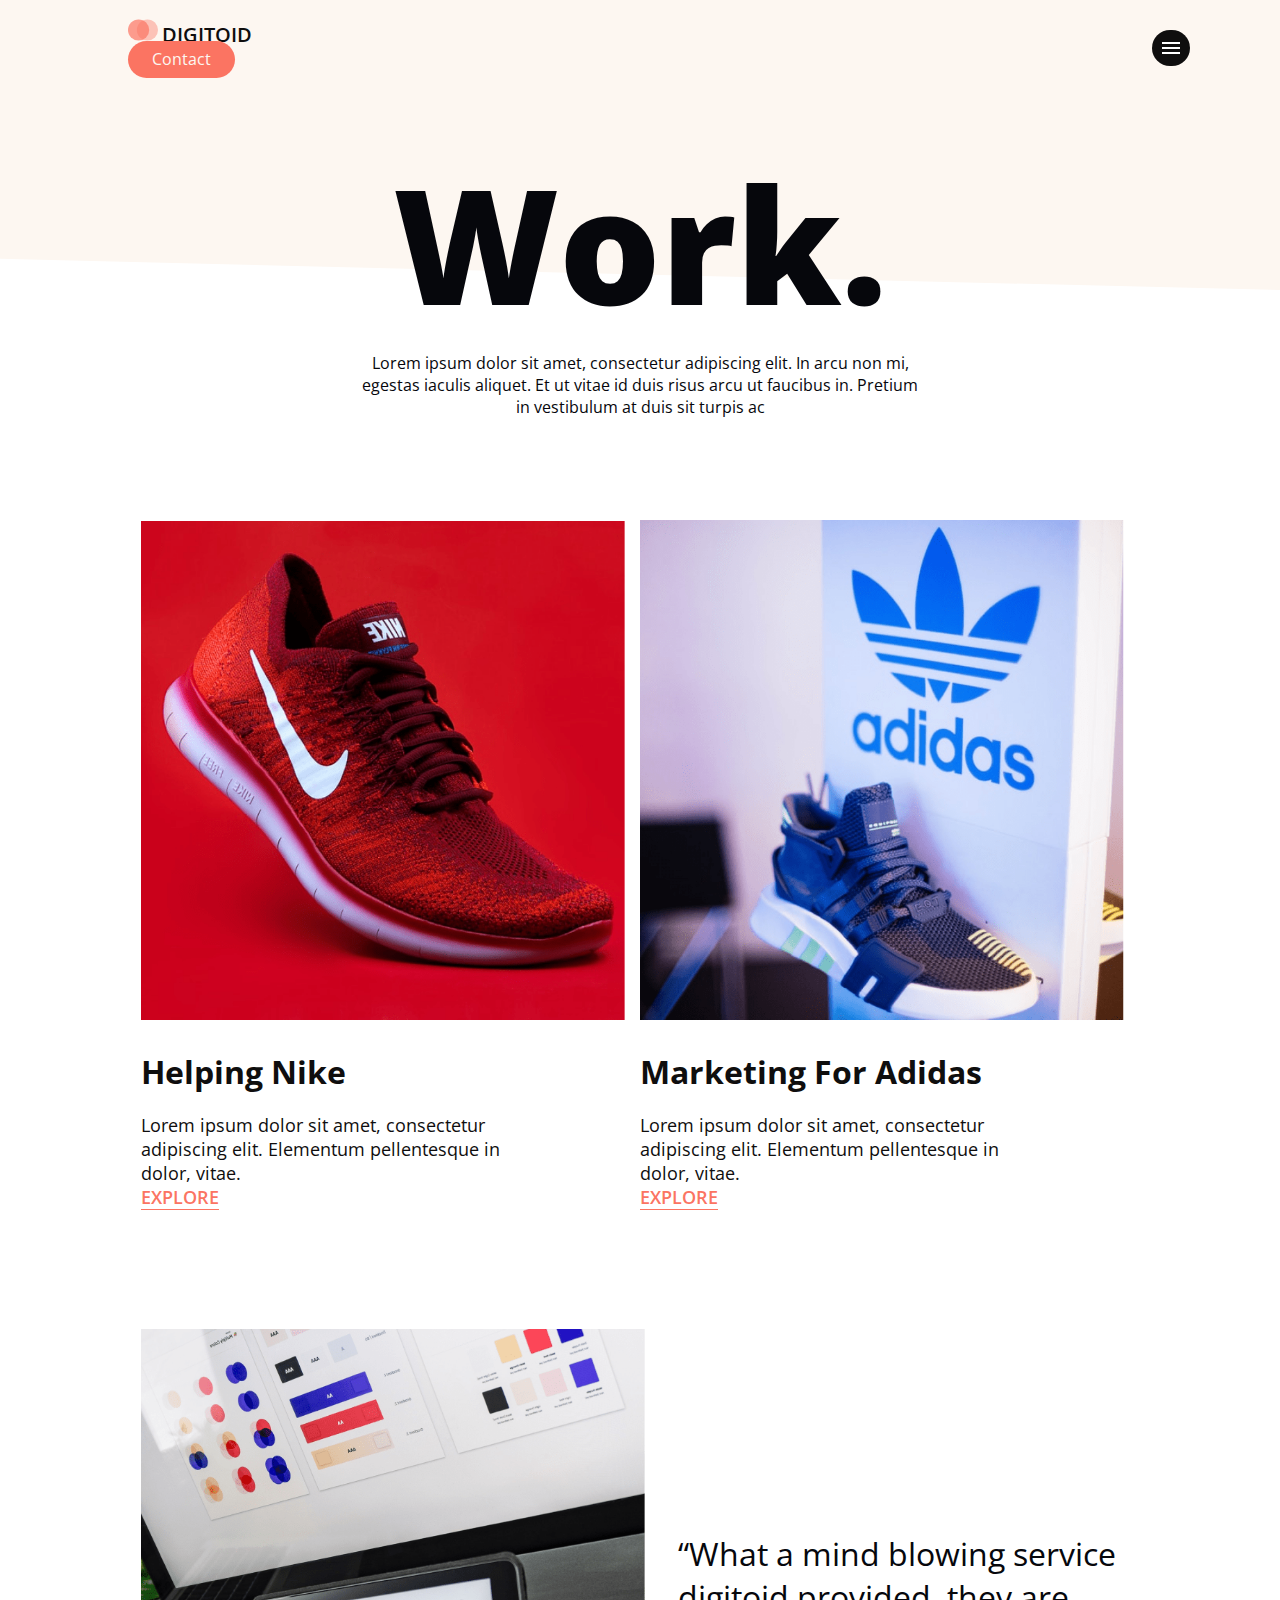
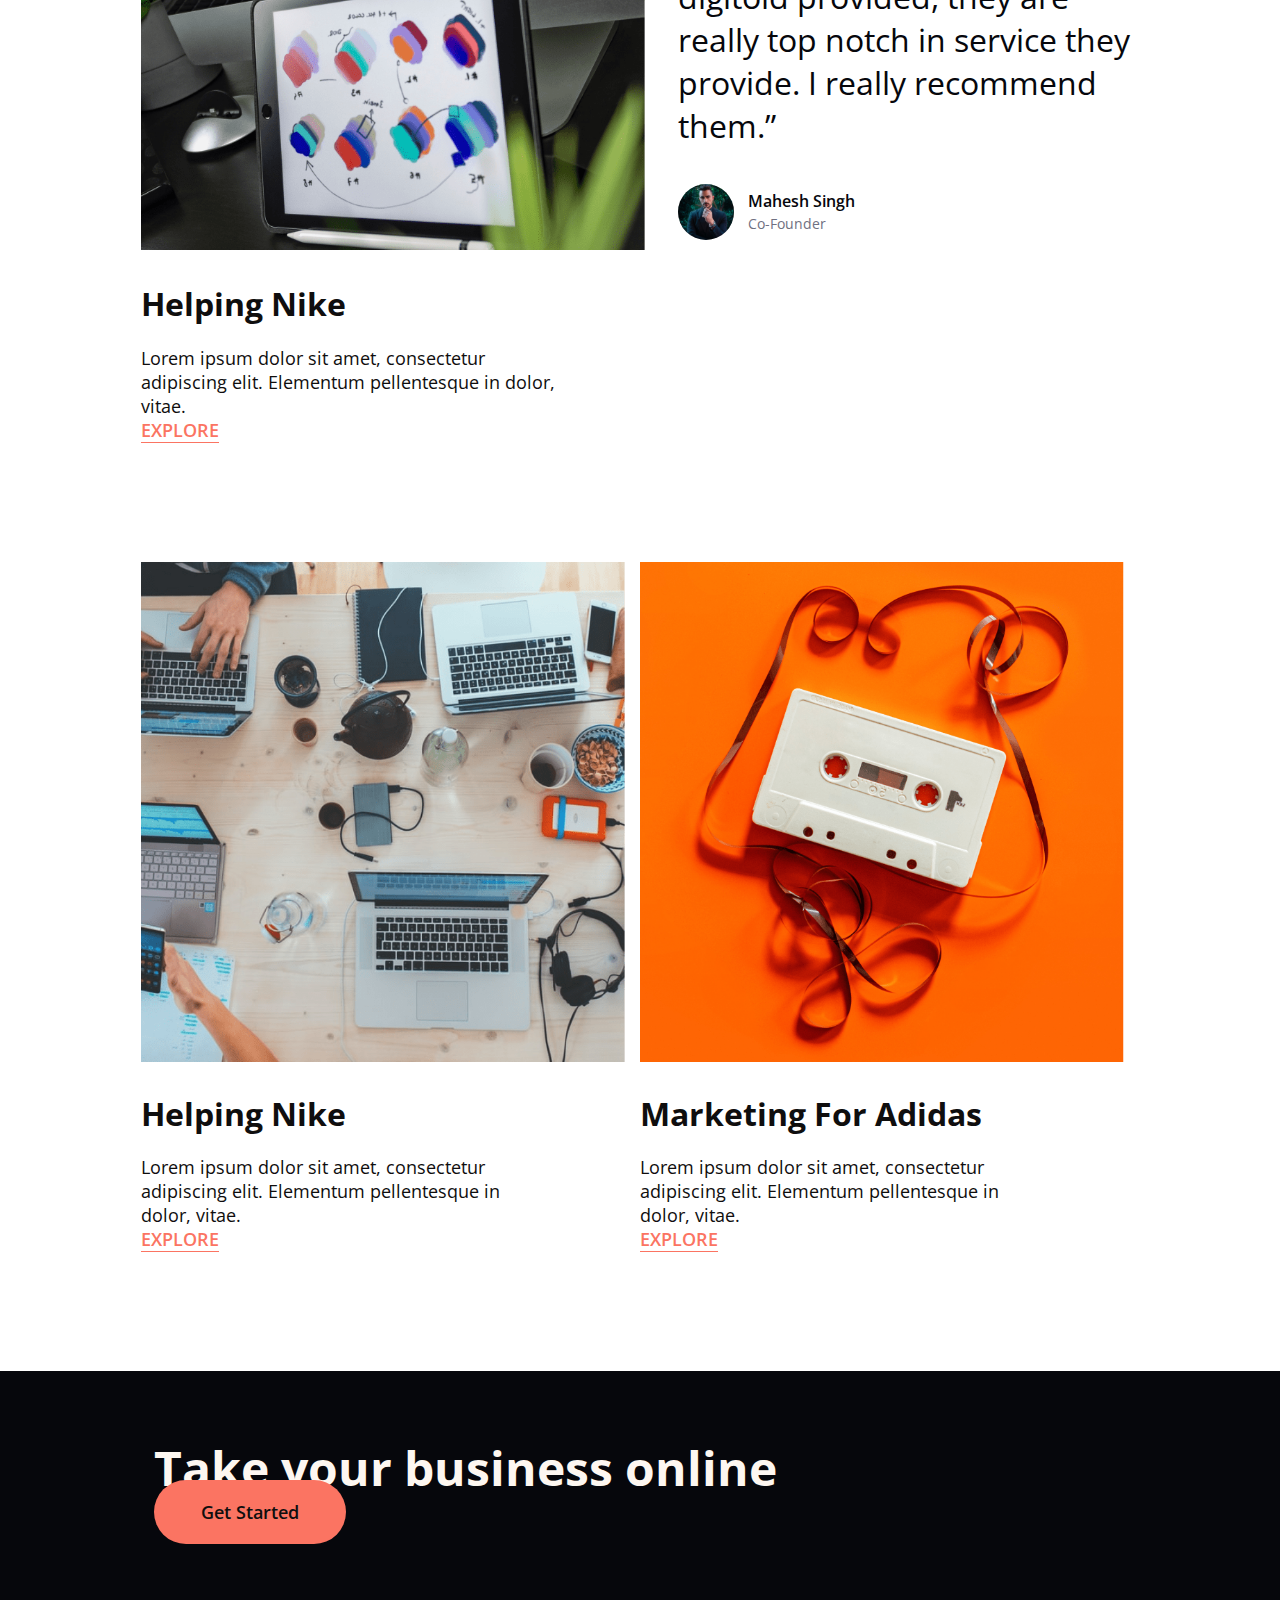
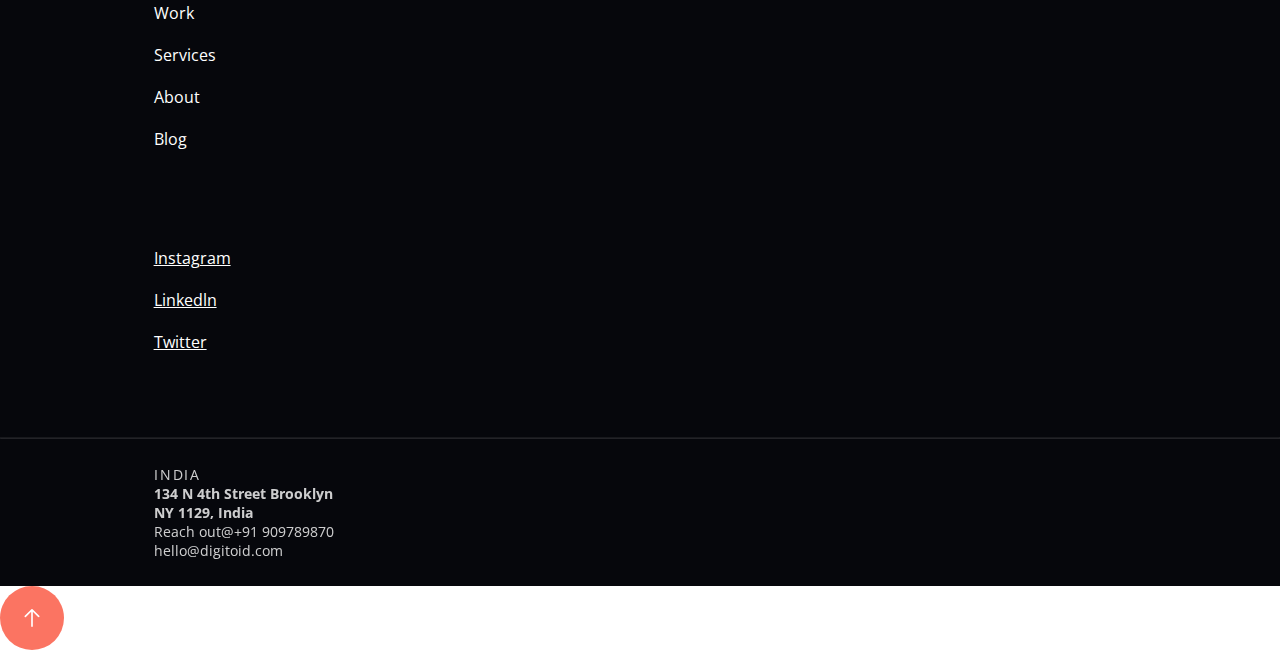
<file: Work.html>
<!DOCTYPE html>
<html lang="en">

<head>
    <meta charset="UTF-8">
    <meta http-equiv="X-UA-Compatible" content="IE=edge">
    <meta name="viewport" content="width=device-width, initial-scale=1.0">
    <title>Work</title>
    <link href="https://cdn.jsdelivr.net/npm/bootstrap@5.0.0-beta3/dist/css/bootstrap.min.css" rel="stylesheet"
        integrity="sha384-eOJMYsd53ii+scO/bJGFsiCZc+5NDVN2yr8+0RDqr0Ql0h+rP48ckxlpbzKgwra6" crossorigin="anonymous">
    <link rel="preconnect" href="https://fonts.gstatic.com">
    <link
        href="https://fonts.googleapis.com/css2?family=Open+Sans:ital,wght@0,300;0,400;0,600;0,700;0,800;1,300;1,400;1,600;1,700;1,800&display=swap"
        rel="stylesheet">
    <link href="./css/style.css" rel="stylesheet">
    <link href="./css/responsive.css" rel="stylesheet">
</head>

<body id="top">
    <nav class="navbar custom-nav">
        <div class="container-fluid">
            <a class="navbar-brand" href="index.html">
                <img src="./assets/logo.svg" alt="" width="30" height="24" class="d-inline-block align-text-top">
                <span class="brand-name">DIGITOID</span>
            </a>
            <div class="d-flex">
                <a href="Contact-Us.html" class="btn-contact ripple me-3 mobile-contact">Contact</a>
                <div class="custom-container">
                    <div class="nav-shadow" id="navShadow"></div>
                    <div class="custom-navbar">
                        <div class="hamburger-menu">
                            <div class="line line-1"></div>
                            <div class="line line-2"></div>
                            <div class="line line-3"></div>
                        </div>
                        <ul class="nav-list">
                            <li class="custom-nav-item">
                                <a href="index.html" class="mobile-nav-logo custom-nav-logo"><img
                                        src="./assets/logo.svg">DIGITOID</a>
                            </li>
                            <li class="custom-nav-item">
                                <a href="Work.html" class="custom-nav-link">Work</a>
                            </li>
                            <li class="custom-nav-item">
                                <a href="About.html" class="custom-nav-link">About Us</a>
                            </li>
                            <li class="custom-nav-item">
                                <a href="Services.html" class="custom-nav-link">Services</a>
                            </li>
                            <li class="custom-nav-item">
                                <a href="Blog.html" class="custom-nav-link">Blog</a>
                            </li>
                            <li class="custom-nav-item last-margin">
                                <a href="Contact-Us.html" class="custom-nav-link">Contact</a>
                            </li>
                            <hr>
                            <div class="end-ham">
                                <p>Say hello at <a class="email" href="#">contact@digitoid.com</a></p>
                                <div class="social-icons">
                                    <a href="#"><img class="me-3" src="./assets/Vector.svg"></a>
                                    <a href="#"><img class="me-3" src="./assets/Vector (1).svg"></a>
                                    <a href="#"><img class="me-3" src="./assets/Vector (2).svg"></a>
                                    <a href="#"><img class="me-3" src="./assets/Vector (3).svg"></a>
                                </div>
                            </div>
                        </ul>
                    </div>
                </div>
            </div>
        </div>
    </nav>
    <img class="bg-nav" src="./assets/Rectangle 47.svg">
    <div class="top-content">
        <h1>Work.</h1>
        <p>Lorem ipsum dolor sit amet, consectetur adipiscing elit. In arcu non mi, egestas iaculis aliquet. Et ut vitae
            id duis risus arcu ut faucibus in. Pretium in vestibulum at duis sit turpis ac</p>
    </div>
    <section class="work-page">
        <div class="products">
            <div class="product">
                <img src="./assets/Rectangle 196-min.png">
                <h1>Helping Nike</h1>
                <p>Lorem ipsum dolor sit amet, consectetur adipiscing elit. Elementum pellentesque in dolor, vitae.</p>
                <a href="#">EXPLORE</a>
            </div>
            <div class="product">
                <img src="./assets/Rectangle 194-min.png">
                <h1>Marketing For Adidas</h1>
                <p>Lorem ipsum dolor sit amet, consectetur adipiscing elit. Elementum pellentesque in dolor, vitae.</p>
                <a href="#">EXPLORE</a>
            </div>
        </div>
        <div class="products">
            <div class="product">
                <img class="middle-img" src="./assets/Mask Group-work-min.png">
                <h1>Helping Nike</h1>
                <p>Lorem ipsum dolor sit amet, consectetur adipiscing elit. Elementum pellentesque in dolor, vitae.</p>
                <a href="#">EXPLORE</a>
            </div>
            <div class="product-content">
                <h6>“What a mind blowing service digitoid provided, they are really top notch in service they provide. I
                    really recommend them.”</h6>
                <div class="co-description">
                    <img src="./assets/Ellipse 10.svg">
                    <div class="co-name">
                        <p>Mahesh Singh</p>
                        <span>Co-Founder</span>
                    </div>
                </div>
            </div>
        </div>
        <div class="products">
            <div class="product">
                <img src="./assets/Rectangle 199-min.png">
                <h1>Helping Nike</h1>
                <p>Lorem ipsum dolor sit amet, consectetur adipiscing elit. Elementum pellentesque in dolor, vitae.</p>
                <a href="#">EXPLORE</a>
            </div>
            <div class="product">
                <img src="./assets/Mask Group-work1-min.png">
                <h1>Marketing For Adidas</h1>
                <p>Lorem ipsum dolor sit amet, consectetur adipiscing elit. Elementum pellentesque in dolor, vitae.</p>
                <a href="#">EXPLORE</a>
            </div>
        </div>
    </section>
    <footer class="overflow-hidden">
        <div class="row">
            <div class="col-lg-11">
                <div class="footer-color">
                    <div class="content-footer">
                        <div class="row">
                            <div class="col-lg-6">
                                <h2 class="footer-head mb-5">Take your business online</h2>
                                <a href="Contact-Us.html" class="btn-get ripple">Get Started</a>
                            </div>
                            <div class="col-lg-6">
                                <div class="d-flex justify-content-evenly">
                                    <div class="links">
                                        <a href="Work.html">Work</a>
                                        <a href="Services.html">Services</a>
                                        <a href="About.html">About</a>
                                        <a href="Blog.html">Blog</a>
                                    </div>
                                    <div class="links">
                                        <a class="social" href="#">Instagram</a>
                                        <a class="social" href="#">Linkedln</a>
                                        <a class="social" href="#">Twitter</a>
                                    </div>
                                </div>
                            </div>
                        </div>
                    </div>
                    <hr>
                    <div class="content-footer1">
                        <div class="row">
                            <div class="col-lg-8">
                                <div class="d-flex justify-content-between mobile-footer">
                                    <div class="first">
                                        <p>INDIA</p>
                                        <h6>134 N 4th Street Brooklyn<br>NY 1129, India</h6>
                                    </div>
                                    <div class="second">
                                        <p>Reach out@+91 909789870</p>
                                    </div>
                                    <div class="third">
                                        <p>hello@digitoid.com</p>
                                    </div>
                                    <a href="#top" class="mobile-top">
                                        <img class="top-img" src="./assets/Group 24.svg">
                                    </a>
                                </div>
                            </div>
                            <div class="col-lg-4"></div>
                        </div>
                    </div>
                </div>
            </div>
            <div class="col-lg-1 top-btn">
                <a href="#top">
                    <img class="top-img" src="./assets/Group 24.svg">
                </a>
            </div>
        </div>
    </footer>

    <script src="https://cdn.jsdelivr.net/npm/bootstrap@5.0.0-beta3/dist/js/bootstrap.bundle.min.js"
        integrity="sha384-JEW9xMcG8R+pH31jmWH6WWP0WintQrMb4s7ZOdauHnUtxwoG2vI5DkLtS3qm9Ekf"
        crossorigin="anonymous"></script>
    <script src="./js/main.js"></script>
</body>

</html>
</file>
<file: css/style.css>
*{
    margin: 0;
    padding: 0;
    box-sizing: border-box;
}

body{
    font-family: 'Open Sans', sans-serif;
    font-weight: 400;
}

a{
    text-decoration: none;
}

.navbar{
    margin: 1.4% 10%;
}

.brand-name{
    color: #0f0e0e;
    font-size: 20px;
    font-weight: 600;
}

.btn-contact{
    color: #FDF7F1;
    background-color: #FB7462;
    padding: 7px 24px 8px 24px;
    border-radius: 25px;
    position: relative;
    overflow: hidden;
    transition: all 0.5s ease-in-out;
}

.btn-contact:hover{
    color: #fff;
    background-color: #0f0e0e;
    transition: all 0.5s ease-in-out;
}

.blog-co{
    z-index: 1;
}

.top{
    background-image: url(../assets/background-1-min\ \(1\).png);
    background-position: center;
    background-repeat: no-repeat;
    background-size: 100% 100%;
    position: relative;
    z-index: 0;
}

.content{
    width: 42%;
    margin: 0% 11%;
    padding: 7% 0%;
}

.question{
    color: #0f0e0e;
    font-weight: 700;
    font-size: 48px;
    margin-bottom: 10%;
}

.read-more{
    position: relative;
    border: 1px solid #FB7462;
    border-radius: 64px;
    color: #FB7462;
    font-size: 18px;
    padding: 23px 52px 24px 53px;
    background-color: transparent;
    overflow: hidden;
    transition: 1s all ease;
}

.read-more::before{
    background-color: #FB7462;
    content: "";
    position: absolute;
    top: 50%;
    left: 50%;
    transform: translate(-50%, -50%);
    z-index: -1;
    transition: all 0.6s ease;
    width: 0;
    height: 100%;
    border-radius: 64px;
}

.read-more:hover::before{
    width: 100%;
}

.read-more:hover{
    color: #fff;
}

.image-right{
    position: absolute;
    top: 20%;
    width: 40%;
    right: 3%;
}

.middle{
    padding: 10% 11%;
}

.blog{
    border-bottom: 4px solid #0f0e0e;
    padding-bottom: 2%;
    padding-top: 2%;
}

.desc{
    margin-left: 3%;
    text-align: left;
}

.desc > p{
    font-size: 14px;
    letter-spacing: 0.14em;
    color: #0f0e0e;
}

.description{
    font-weight: 700;
    font-size: 32px;
    color: #0f0e0e;
    width: 70%;
}

.blog1{
    margin-bottom: 5%;
}

.read{
    border-bottom: 1px solid #0f0e0e;
    font-size: 14px;
    color: #0f0e0e;
}

.read:hover{
    color: #FB7462;
    border-bottom: 1px solid #FB7462;
}

.footer-color{
    background-color: #06070C;
}

.content-footer{
    padding: 5% 12%;
}

.footer-head{
    font-weight: 700;
    font-size: 48px;
    color: #FDF7F1;
}

.btn-get{
    color: #0f0e0e;
    font-weight: 600;
    font-size: 18px;
    background-color: #FB7462;
    padding: 20px 47px 20px 47px;
    border-radius: 64px;
    border: none;
    position: relative;
    overflow: hidden;
    transition: all 0.5s ease-in-out;
}

.btn-get:hover{
    color: #fff;
    background-color: #0f0e0e;
    transition: all 0.5s ease-in-out;
}

.links{
    display: flex;
    flex-direction: column;
    margin-top: 8%;
}

.links > a{
    text-decoration: none;
    color: #ffffff;
    margin-bottom: 20px;
}

.social{
    text-decoration: underline !important;
}

.footer-color > hr{
    margin: 0;
    background-color: #ffffff;
    opacity: 0.12;
}

.content-footer1{
    padding: 2% 12%;
    color: #ffffff;
}

.first > p{
    font-size: 14px;
    letter-spacing: 0.14em;
    opacity: 80%;
}

.first > h6{
    font-size: 14px;
    opacity: 0.8;
}

.second > p{
    font-size: 14px;
    opacity: 0.8;
}

.third > p{
    font-size: 14px;
    opacity: 0.8;
}

.top-btn{
    position: relative;
}

.top-img{
    position: absolute;
    top: 42%;
}

.mobile-top{
    display: none;
}

.content-top{
    background-image: url(../assets/background-1-min\ \(1\).png);
    background-position: center;
    background-repeat: no-repeat;
    background-size: 100% 100%;
    position: relative;
    padding: 4% 20% 15% 20%;
    z-index: -1;
}

.date{
    font-size: 14px;
    letter-spacing: 0.14em;
    color: #0f0e0e;
}

.image-right-blog{
    position: absolute;
    width: 850px;
    height: 400px;
    top: 52%;
    left: 15%;
}

.middle1{
    padding: 2% 11% 10% 11%;
}

.content-blog{
    padding: 16% 27% 0% 20%;
}

.content-blog > p{
    color: #0f0e0e;
    margin-bottom: 4%;
}

.content-blog > h2{
    color: #0f0e0e;
    font-weight: 700;
    margin-bottom: 4%;
}

.custom-nav{
    position: relative;
    z-index: 1;
}

.bg-nav{
    position: absolute;
    top: 0;
    width: 100%;
    z-index: -9999;
}

.top-content{
    text-align: center;
    margin-top: 5%;
}

.top-content > h1{
    color: #06070C;
    font-weight: 800;
    font-size: 160px;
}

.top-content > p{
    color: #06070C;
    padding-left: 28%;
    padding-right: 28%;
}

.count{
    background-color: #FDF7F1;
    display: flex;
    justify-content: space-evenly;
    margin: 10%;
    padding: 2% 0%;
}

.numbers{
    display: flex;
    flex-direction: column;
    align-items: center;
}

.numbers > h1{
    color: #FB7462;
    font-weight: 800;
    font-size: 48px;
    margin-bottom: 0;
}

.numbers > p{
    color: #06070C;
    font-size: 24px;
    font-weight: 600;
    margin-bottom: 0;
}

.startup{
    padding: 0% 33.5%;
    margin-bottom: 9%;
}

.startup > h1{
    font-weight: 800;
    font-size: 48px;
    color: #06070C;
    margin-bottom: 4%;
}

.startup > p{
    color: #06070C;
    margin-bottom: 15%;
}

.startup > a{
    color: #fff;
    font-size: 18px;
    padding: 20px 48px 20px 48px;
    background-color: #FB7462;
    border-radius: 64px;
    position: relative;
    overflow: hidden;
    transition: all 0.5s ease-in-out;
}

.startup > a:hover{
    background-color: #0f0e0e;
    transition: all 0.5s ease-in-out;
}

.images{
    position: relative;
    padding: 19% 0%;
    overflow: hidden;
}

.images > img{
    width: 30%;
    height: 80%;
}

.images-left{
    position: absolute;
    left: -6.8%;
    top: 0;
}

.images-left1{
    position: absolute;
    left: 23.4%;
    top: 1.5%;
}

.images-right{
    position: absolute;
    right: 16.5%;
    top: 3%;
}

.images-right1{
    position: absolute;
    right: -13.6%;
    top: 4.3%;
}

.founder{
    margin-bottom: 10%;
}

.founder > h1{
    font-weight: 800;
    color: #06070C;
    width: 50%;
    padding-left: 10%;
    margin-bottom: 3%;
}

.founder-content{
    display: flex;
}

.founder-content > img{
    width: 370px;
}

.founder-desc{
    margin-top: 4.5%;
    width: 25%;
    margin-left: 7%;
}

.founder-desc > p{
    color: #06070C;
}

.founder-name > p{
    font-weight: 600;
    font-size: 12px;
    color: #06070C;
}

.found{
    font-weight: 400 !important;
}

.bg-full{
    background-color: #FDF7F1;
    position: relative;
}

.left-main{
    margin: 8% 10% 33% 11%;
}

.left-main > h1{
    font-weight: 800;
    color: #06070C;
    margin-bottom: 10%;
    width: 35%;
}

.left-main > h6{
    color: #06070C;
    font-weight: 400 !important;
    margin-bottom: 3%;
    width: 31%;
}

.left-main > span{
    font-size: 14px;
    font-weight: 600;
    color: #06070C;
}

.left-main > p{
    color: #6f7081;
    font-size: 14px;
}

.contact-part{
    position: absolute;
    top: 11%;
    right: 11%;
    background-color: #fff;
    padding: 4% 3%;
    width: 50%;
}

.contact-part > h6{
    color: #06070C;
    margin-bottom: 5%;
    font-size: 18px;
}

.btns{
    border: 1px solid #dbdbdd;
    border-radius: 4px;
    padding: 8px 16px 8px 16px;
    background: transparent;
    font-size: 14px;
    color: #06070C;
    margin-right: 2%;
}

.btns:active{
    background-color: #FB7462;
    color: #fff;
}

.input-data{
    height: 40px;
    width: 100%;
    position: relative;
    margin-bottom: 6%;
}

.input-data input{
    height: 100%;
    width: 100%;
    border: none;
    border-bottom: 1px solid #DBDBDD;
    outline: none;
}

.input-data input:focus ~ label,
.input-data input:valid ~ label{
    transform: translateY(-20px);
    font-size: 14px;
    color: #FB7462;
}

.input-data label{
    position: absolute;
    bottom: 10px;
    left: 0;
    color: #7D7F89;
    pointer-events: none;
    transition: all 0.3s ease;
    font-size: 14px;
}

.input-data .underline{
    position: absolute;
    bottom: 0px;
    height: 1px;
    width: 100%;
}

.input-data .underline::before{
    position: absolute;
    content: "";
    height: 100%;
    width: 100%;
    background: #FB7462;
    transform: scaleX(0);
    transition: transform 0.3s ease;
}

.input-data input:focus ~ .underline::before,
.input-data input:valid ~ .underline::before{
    transform: scaleX(1);
}

.send{
    position: relative;
    color: #FB7462;
    font-size: 18px;
    border: 1px solid #FB7462;
    background: transparent;
    border-radius: 64px;
    padding: 20px 50px;
    margin-top: 4%;
    overflow: hidden;
    transition: 1s all ease;
    z-index: 1111;
    overflow: hidden;
    z-index: 0;
}

.send::before{
    background-color: #FB7462;
    content: "";
    position: absolute;
    top: 50%;
    left: 50%;
    transform: translate(-50%, -50%);
    z-index: -1;
    transition: all 0.6s ease;
    width: 0;
    height: 100%;
    border-radius: 64px;
}

.send:hover::before{
    width: 100%;
}

.send:hover{
    color: #fff;
}

.end-number{
    margin-left: 11%;
    color: #06070C;
    font-weight: 600;
}

.services-category-index {
    margin: 8% 0% 6% 9%;
}

.services-category{
    margin: 8% 9% 6% 9%;
    position: relative;
    background-color: #06070C;
    padding: 4% 5% 3% 4%;
}

.main-service-head{
    font-weight: 800;
    font-size: 48px;
    color: #06070C;
    margin-bottom: 8%;
}

.main-service-para{
    color: #0F0E0E;
    width: 85%;
    margin-bottom: 16%;
}

.explore{
    background-color: #FB7462;
    border-radius: 64px;
    padding: 15px 33px 15px 33px;
    text-align: center;
    cursor: pointer;
    position: relative;
    overflow: hidden;
    transition: all 0.5s ease-in-out;
    width: 50%;
}

.explore-btn{
    color: #0F0E0E;
    font-weight: 600;
    font-size: 18px;
    text-decoration: none;
}

.explore-btn:hover{
    color: #fff;
}

.explore:hover{
    color: #fff;
    background-color: #0f0e0e;
    transition: all 0.5s ease-in-out;
}

.service-cards{
    border: 1px solid #06070C;
    border-radius: 8px;
    width: 95%;
    padding: 20px 20px;
    margin-top: 8%;
    height: 90%;
}

.service-head{
    font-weight: 600;
    font-size: 24px;
    color: #06070C;
    margin-bottom: 8%;
}

.service-para{
    color: #0F0E0E;
}

.explore-btn-indi{
    font-weight: 600;
    font-size: 14px;
    color: #FB7462;
    text-decoration: underline;
    padding-bottom: 2px;
}

.explore-btn-indi:hover{
    color: #FB7462;
}

.services-category > h2{
    position: absolute;
    top: 43%;
    transform: rotate(-90deg);
    font-weight: 800;
    font-size: 36px;
    left: -2%;
    color: #fff;
}

.categories{
    display: flex;
    flex-direction: row;
    justify-content: space-evenly;
}

.circle{
    position: absolute;
    background-color: #FB7462;
    padding: 0.32%;
    border-radius: 50%;
    left: 15%;
    top: 18%;
}

.category-group{
    display: flex;
    flex-direction: column;
}

.category-group > a{
    margin-bottom: 13%;
    color: #FFF;
}

.our-designs{
    background-color: #F9F9F9;
    padding: 3% 6%;
    display: flex;
    flex-direction: row;
    justify-content: space-around;
}

.card{
    border: none;
    text-align: center;
}

.card-body{
    padding: 5% 16% 12% 16%; 
}

.card-body > h5{
    color: #06070C;
    font-weight: 600;
    font-size: 22px;
    margin-top: 17%;
    margin-bottom: 7%;
}

.card-body > p{
    font-size: 14px;
    color: #06070C;
    margin-bottom: 0%;
}

.co-founder{
    margin: 9% 26%;
}

.co-founder > h5{
    font-size: 32px;
    color: #06070C;
    text-align: center;
    margin-bottom: 6%;
}

.co-desc{
    display: flex;
    align-items: center;
    justify-content: space-evenly;
    margin: 0% 32%;
}

.co-content{
    display: flex;
    flex-direction: column;
}

.co-content > p{
    color: #06070C;
    font-weight: 600;
    margin-bottom: 0;
}

.co-content > span{
    font-size: 12px;
    color: #6f7081;
    margin-bottom: 0;
}

.top-main{
    margin: 11%;
    display: flex;
    justify-content: space-between;
    align-items: center;
}

.top-left > h1{
    font-weight: 800;
    font-size: 60px;
    color: #06070C;
}

.top-left > p{
    font-size: 20px;
    color: #06070C;
    width: 67%;
    margin-bottom: 6%;
}

.get-color{
    text-decoration: none;
    color: #06070C;
    font-weight: 600;
    font-size: 14px;
    padding: 20px 47px;
    background-color: #FB7462;
    border-radius: 64px;
    position: relative;
    overflow: hidden;
    transition: all 0.5s ease-in-out;
}

.get-color:hover{
    color: #fff;
    background-color: #0f0e0e;
    transition: all 0.5s ease-in-out;
}

.ripple .btn-ripple{
    background: rgba(255, 255, 255, 0.4);
    position: absolute;
    transform: scale(0);
    animation: ripples 2s;
    border-radius: 100%;
}

@keyframes ripples {
    100%{
        transform: scale(2);
        opacity: 0;
    }
}

.right-img{
    position: absolute;
    width: 45%;
    right: 0;
    top: 3%;
}

marquee{
    font-size: 96px;
    font-weight: 800;
    -webkit-text-fill-color: transparent;
    -webkit-text-stroke: 1px #FB7462;
    opacity: 0.6;
}

.margin{
    margin-top: 7% !important;
    margin-bottom: 10%;
}

.services-category > a{
    position: absolute;
    bottom: 7%;
    right: 4%;
    color: #F2C94C;
    font-size: 14px;
}

.work{
    background-color: #FFF2E5;
    position: relative;
    padding: 35% 0%;
    z-index: 0;
}

.image-main{
    width: 39%;
    height: 47%;
    transition: 1s ease;
}

.image-main:hover{
    z-index: 8888 !important;
    transform: scale(1.1)
}

.first-img{
    position: absolute;
    top: -4%;
    left: 2%;
}

.second-img{
    position: absolute;
    top: 6%;
    left: 30%;
}

.third-img{
    position: absolute;
    top: -4%;
    right: 4.5%;
}

.fourth-img{
    position: absolute;
    left: 9%;
    bottom: 16%;
    z-index: 11;
}

.fifth-img{
    position: absolute;
    bottom: -9%;
    left: -1%;
}

.sixth-img{
    position: absolute;
    right: 0;
    bottom: -9%;
}

.work-content{
    position: absolute;
    right: 22%;
    z-index: 1111;
    width: 31%;
    bottom: 28%;
}

.work-content > h1{
    color: #0f0e0e;
    font-weight: 800;
    font-size: 42px;
    margin-bottom: 4%;
}

.work-content > p{
    color: #0f0e0e;
    font-size: 14px;
    width: 88%;
    margin-bottom: 12%;
}

.ceo-content{
    margin-top: 10%;
    background-color: #FFF2E5;
    padding: 4% 0;
    position: relative;
    padding-left: 6%;
    margin-bottom: 10%;
}

.carousel-pos{
    position: relative;
}

.owl-last-carousel{
    position: absolute;
    width: 100%;
    bottom: -20%;
    z-index: 0;
}

.slide{
    width: 100%;
    background-size: cover;
    background-repeat: no-repeat;
    background-position: center center;
}

.slide-1{
    background-color: #617ECB;
}

.slide-2{
    background-color: #617ECB;
}

.slide-3{
    background-color: #617ECB;
}

.slide-content{
    padding: 13% 10%;
    color: #06070C;
}

.slide-content > h6{
    font-weight: 400;
    font-size: 30px;
    margin-bottom: 8%;
}

.slide-content > hr{
    background-color: #000;
    margin-bottom: 4%;
}

.slide-content > p{
    font-weight: 600;
    margin-bottom: 0;
}

.slide-content > span{
    font-size: 14px;
    margin-bottom: 0;
}

.owl-dots{
    width: 100%;
    position: absolute;
    bottom: 2%;
    left: -35%;
}

.owl-dots span{
    width: 8px !important;
    height: 8px !important;
}

.hamburger-menu{
    width: 38px;
    height: 36px;
    cursor: pointer;
    display: flex;
    flex-direction: column;
    justify-content: space-around;
    background-color: #0f0e0e;
    padding: 10px;
    border-radius: 64px;
    position: fixed;
    top: 30px;
    right: 90px;
    z-index: 9999999;
}

.line{
    width: 100%;
    height: 2px;
    background-color: #fff;
    transition: all 0.8s;
}

.change .hamburger-menu{
    width: 59px;
    height: 59px;
    background-color: #ECECEC;
    padding: 15px;
}

.change .line{
    background-color: #0f0e0e;
}

.change .line-1{
    transform: rotateZ(-405deg) translate(-8px, 6px);
}

.change .line-2{
    opacity: 0;
}

.change .line-3{
    transform: rotateZ(405deg) translate(-8px, -6px);
}

.nav-shadow{
    background-color: rgba(0,0,0,0.6);
    position: fixed;
    top:0;
    left: -30%;
    height: 100vh;
    width: 30%;
    transition: left 0.8s cubic-bezier(1,0,0,1);
}

.custom-navbar{
    width: 70%;
    height: 100vh;
    position: fixed;
    top: 0;
    right: -70%;
    display: flex;
    justify-content: center;
    transition: right 0.8s cubic-bezier(1, 0, 0, 1);
    box-shadow: none;
    background-color: #fff;
}

.float-left{
    float: left;
}

.change{
    right: 0;
}

.change-nav-shadow{
    left: 0;
}

.nav-list{
    text-align: left;
    position: fixed;
    bottom: 7%;
}

.mobile-nav-logo{
    display: none;
}

.custom-nav-item{
    list-style: none;
    margin: 25px;
    margin-left: 40%;
}

.custom-nav-link{
    text-decoration: none;
    font-size: 32px;
    font-weight: 800;
    color: #0f0e0e;
    letter-spacing: 1px;
    text-align: center;
}

.custom-nav-link:hover{
    color: #FB7462;
}

.nav-list > hr{
    background-color: #000;
    width: 748px;
}

.nav-list > hr:not([size]) {
    height: 2px;
}

.last-margin{
    margin-bottom: 8%;
}

.end-ham{
    display: flex;
    flex-direction: row;
    justify-content: space-between;
}

.end-ham > p{
    color: #0f0e0e;
    font-size: 14px;
}

.email{
    text-decoration: none;
    color: #0f0e0e;
    border-bottom: 1px solid #0f0e0e;
}

.email:hover{
    color: #0f0e0e;
}

.social-icons{
    display: flex;
    align-items: center;
    margin-top: -20px;
}

.work-page{
    margin: 8% 11%;
}

.products{
    display: flex;
    flex-direction: row;
    justify-content: space-between;
    align-items: center;
    margin-bottom: 12%;
}

.product > img{
    width: 97%;
}

.middle-img{
    width: 94% !important;
}

.product > h1{
    color: #0f0e0e;
    font-weight: bold;
    font-size: 32px;
    margin-top: 5%;
}

.product > p{
    color: #0f0e0e;
    font-size: 18px;
    width: 80%;
    margin-top: 4%;
}

.product > a{
    font-size: 18px;
    font-weight: 600;
    color: #FB7462;
    border-bottom: 1px solid #FB7462;
}

.product > a:hover{
    color: #0f0e0e;
    border-bottom: 1px solid #0f0e0e;
}

.product-content{
    width: 70%;
}

.product-content > h6{
    font-size: 32px;
    font-weight: 400;
    color: #06070C;
    margin-bottom: 8%;
}

.co-description{
    display: flex;
    align-items: center;
}

.co-name{
    margin-left: 3%;
}

.co-name > p{
    font-size: 16px;
    font-weight: 600;
    color: #06070C;
    margin-bottom: 0;
}

.co-name > span{
    font-size: 14px;
    color: #6f7081;
}

.service-indi-top{
    margin: 10% 11% 7% 11%;
}

.service-indi-top > h6{
    font-size: 56px;
    font-weight: 800;
    letter-spacing: 0.01em;
    color: #0f0e0e;
    margin-bottom: 7%;
    width: 57%;
}

.indi-about{
    display: flex;
    flex-direction: row;
    justify-content: space-between;
    margin: 0% 11% 0% 6%;
}

.right-content{
    margin-top: 5%;
}

.right-content > h6{
    font-size: 40px;
    font-weight: 800;
    color: #0f0e0e;
    margin-bottom: 6%;
}

.right-content > p{
    width: 81%;
    color: #0f0e0e;
}

.mobile-testimonial{
    display: none;
}

.why{
    margin-bottom: 7%;
    margin-left: 8%;
    display: flex;
    flex-direction: row;
    align-items: center;
}

.why-left{
    width: 43%;
}

.why-left > h1 {
    font-size: 48px;
    font-weight: 800;
    color: #0f0e0e;
}

.why-left > p{
    margin-top: 2%;
}

.service-class{
    display: flex;
    flex-direction: row;
    justify-content: space-between;
}

.list{
    margin-bottom: 3%;
    color: #0f0e0e;
}

.list-bold{
    color: #0f0e0e;
    font-weight: 600;
}

.img-why{  
    width: 65%;
    padding-left: 40%;
}

.why-service{
    margin-bottom: 7%;
    text-align: center;
    margin-left: 25%;
    margin-right: 25%;
}

.why-service > h2 {
    font-size: 40px;
    font-weight: 600;
    color: #0f0e0e;
}

.why-service > p{
    margin-top: 2%;
    margin-left: 10%;
    margin-right: 10%;
}

.faq{
    text-align: center;
    padding-left: 22%;
    padding-right: 22%;
    padding-bottom: 6%;
    padding-top: 5%;
    margin-bottom: 9%;
    background-color: #FBFBFB;
}

.faq > h2{
    font-weight: 700;
    color: #090C12;
    font-size: 40px;
    margin-bottom: 8%;
}

.accordion-item {
    margin-bottom: 3%;
    border: none;
    box-shadow: 0px 12px 24px rgba(0, 0, 0, 0.04);
}

.accordion-header .accordion-button {
    font-size: 20px;
    color: #090C12;
    font-weight: 600;
}

.accordion-button:not(.collapsed) {
    background-color: #fff;
}

.accordion-body {
    font-size: 14px;
    color: #090C12;
    text-align: left !important;
}
</file>
<file: css/responsive.css>
@media only screen and (min-width: 1920px){
    .content{
        width: 30% !important;
    }
    .image-right{
        width: 33% !important;
    }
    .image-left{
        width: 273px !important;
        height: 273px !important;
    }
    .footer-head{
        width: 70% !important;
    }
    .top-img{
        top: 45%;
        right: 37%;
    }
    .content-top{
        padding: 4% 30% 15% 30% !important;
    }
    .image-right-blog{
        width: 1000px !important;
        height: 500px;
        top: 48%;
        left: 23%;
    }
    .content-blog{
        padding: 13% 33% 0% 30%;
    }
    .top-content{
        margin-top: 10.2% !important;
        padding-left: 20%;
        padding-right: 20%;
    }
    .count{
        margin: 10% 20% 10% 20%;
    }
    .startup{
        padding: 0% 39.5% !important;
    }
    .images{
        padding: 20% 0%;
    }
    .founder-content > img{
        width: 580px !important;
    }
    .founder-desc{
        margin-top: 5.5% !important;
    }
    .left-main{
        margin: 8% 10% 30% 11% !important;
    }
    .left-main > h1{
        margin-bottom: 9%;
    }
    .left-main > h6{
        width: 31% !important;
    }
    .left-main > span{
        font-size: 16px !important;
    }
    .left-main > p{
        font-size: 16px !important;
    }
    .btns-res{
        margin-bottom: 6% !important;
    }
    .send{
        margin-top: 0% !important;
    }
    .services-category{
        padding: 4% 0% 2.5% 0% !important;
    }
    .services-category > h2{
        top: 43% !important;
        left: -1% !important;
    }
    .category-group > p{
        margin-bottom: 18% !important;
    }
    .circle{
        left: 16.8% !important;
        top: 22% !important;
    }
    .card-body{
        padding: 5% 16% 13% 16% !important; 
    }
    .co-founder{
        margin: 9% 35% !important;
    }
    .margin{
        margin-top: 5% !important;
    }
    .work-content{
        width: 23% !important;
        bottom: 31% !important;
        right: 28% !important;
    }
    .work-content > h1{
        font-size: 48px;
    }
    .work-content > p{
        font-size: 16px;
        width: 90% !important;
    }
    .slide-content{
        padding: 16% 14% !important;
    }
    .slide-content > h6{
        font-size: 44px !important;
        margin-bottom: 10% !important;  
    }
    .slide-content > p{
        font-size: 24px !important;
    }
    .slide-content > span{
        font-size: 22px !important;
    }
    .owl-dots{
        bottom: 3% !important;
        left: -32.4% !important;
    }
    .custom-nav-link{
        font-size: 60px !important;
    }
    .nav-list > hr{
        width: 1148px !important;
    }
    .end-ham{
        margin-top: 3%;
    }
    .end-ham > p{
        font-size: 18px !important;
    }
    .work-page{
        margin: 8% 20% !important;
    }
    .product-content{
        width: 55% !important;
    }
    .hamburger-menu{
        top: 37px !important;
        right: 160px !important;
    }
    .service-indi-top{
        margin: 10% 11% 6% 11% !important;
    }
    .service-indi-top > h6{
        width: 36%;
        margin-bottom: 5% !important;
    }
    .indi-about{
        margin: 0% 11% 0% 8%!important;
    }
    .why > h1 {
        font-size: 48px !important;
    }
    .why > p{
        margin-left: 34% !important;
        margin-right: 34% !important;
    }
}

@media only screen and (min-width: 1440px) {
    .top-content{
        margin-top: 7%;
    }
    .startup{
        padding: 0% 36%;
    }
    .founder > h1{
        width: 38%;
        font-size: 48px;
    }
    .founder-content > img{
        width: 530px;
    }
    .founder-desc{
        margin-top: 5%;
        width: 32%;
        margin-left: 8%;
    }
    .founder-desc > p{
        font-size: 24px;
    }
    .founder-name > p{
        font-weight: 600;
        font-size: 16px;
    }
    .left-main > h1{
        font-size: 48px;
    }
    .left-main > h6{
        width: 41%;
        font-size: 24px;
    }
    .contact-part{
        width: 44%;
    }
    .input-data{
        margin-bottom: 10%;
    }
    .send{
        padding: 24px 56px;
        margin-top: 1%;
    }
    .end-number{
        font-size: 18px;
    }
    .services-category > h2{
        top: 41%;
    }
    .services-category > h2{
        font-size: 48px;
    }
    .category-group > p{
        font-size: 18px;
        margin-bottom: 16%;
    }
    .our-designs{
        padding: 3% 8%;
    }
    .card-body > h5{
        font-size: 24px;
        margin-bottom: 9%;
    }
    .co-founder{
        margin: 9% 30%;
    }
    .co-content > span{
        font-size: 14px;
    }
    .top-main{
        margin: 13% 11% 13% 11%;
    }
    .top-left > h1{
        font-size: 72px;
        margin-bottom: 2%;
    }
    .top-left > p{
        font-size: 24px;
    }
    .get-color{
        font-size: 18px;
    }
    .services-category > a{
        font-size: 18px;
    }
    .work-content{
        bottom: 27%;
    }
    .work-content > p{
        width: 75%;
    }
    .slide-content{
        padding: 15% 10%;
    }
    .slide-content > h6{
        font-size: 32px;
    }
    .slide-content > p{
        font-size: 18px;
    }
    .slide-content > span{
        font-size: 16px;
    }
    .custom-nav-item{
        margin-left: 36%;
    }
    .custom-nav-link{
        font-size: 48px;
    }
    .last-margin{
        margin-bottom: 12%;
    }
    .nav-list > hr{
        width: 848px;
    }
    .end-ham{
        margin-top: 3%;
    }
    .end-ham > p{
        font-size: 16px;
    }
    .work-page{
        margin: 8% 16.5%;
    }
    .product-content{
        width: 75%;
    }
    .indi-about{
        margin: 0% 11% 0% 7%;
    }
    .right-content{
        margin-top: 5%;
    }
    .right-content > h6{
        font-size: 48px;
    }
    .right-content > p{
        font-size: 18px;
    }
    .why > p{
        margin-left: 36%;
        margin-right: 36%;
    }
}

@media only screen and (max-width: 600px) {
    .navbar{
        margin: 1.4% 8%;
    }
    .mobile-contact{
        display: none;
    }
    .top{
        display: flex;
        flex-direction: column-reverse;
        padding-bottom: 5%;
        overflow: hidden;
    }
    .content{
        width: 100%;
        margin: 0% 5%;
        padding: 10% 0%;
    }
    .question{
        font-size: 33px;
        line-height: 43px;
        margin-bottom: 15%;
    }
    .image-right{
        position: static;
        top: 20%;
        width: 100%;
        right: 0%;
    }
    .middle{
        padding: 15% 5%;
        overflow: hidden;
    }
    .blog{
        border-bottom: none;
        padding-bottom: 14%;
    }
    .mobile-blog{
        flex-direction: column;
        text-align: left;
    }
    .desc{
        margin-left: 0%;
    }
    .desc > p{
        margin-top: 5%;
    }
    .description{
        font-size: 24px;
        width: 100%;
    }
    .blog1{
        margin-bottom: 0%;
    }
    .content-footer{
        padding: 11% 5% !important;
        text-align: center;
    }
    .footer-head{
        font-size: 36px;
        margin-bottom: 16% !important;
    }
    .links{
        margin-top: 20%;
    }
    .footer-color > hr{
        display: none;
    }
    .content-footer1{
        padding: 2% 5%;
    }
    .mobile-footer{
        flex-direction: column;
        text-align: center;
    }
    .first > p{
        font-size: 16px;
    }
    .first > h6{
        font-size: 16px;
    }
    .second > p{
        font-size: 16px;
    }
    .third > p{
        font-size: 16px;
    }
    .top-btn{
        display: none !important;
    }
    .top-img{
        position: unset;
        margin-top: 10%;
        margin-bottom: 12%;
    }
    .hamburger-menu{
        top: 15px;
        right: 40px;
    }
    .nav-shadow{
        display: none !important;
    }
    .custom-navbar{
        width: 100%;
        left: -100%;
        transition: left 0.8s cubic-bezier(1, 0, 0, 1);
        justify-content: left;
    }
    .change{
        left: 0;
    }
    .mobile-top{
        display: block;
    }
    .nav-list{
        bottom: 15%;
    }
    .custom-nav-item{
        margin: 20px;
        margin-left: 0% !important;
    }
    .mobile-nav-logo{
        display: flex;
        margin-bottom: 40px;
    }
    .custom-nav-logo{
        font-size: 26px;
        text-decoration: none;
        color: #0f0e0e;
        font-weight: 700;
        letter-spacing: 0.1em;
    }
    .nav-list > hr{
        display: none;
    }
    .last-margin{
        margin-bottom: 17%;
    }
    .end-ham{
        flex-direction: column-reverse;
    }
    .end-ham > p{
        font-size: 16px;
        margin-top: 5%;
    }
    .social-icons{
        margin-top: 0;
    }
    .top-content{
        text-align: left;
        margin: 5% 11%
    }
    .bg-nav{
        display: none;
    }
    .top-content > h1{
        font-size: 50px;
    }
    .top-content > p{
        padding-left: 0;
        padding-right: 0;
    }
    .work-page{
        margin: 11%;
    }
    .products{
        flex-direction: column;
        margin-bottom: 0;
    }
    .product{
        margin-bottom: 20%;
    }
    .product > img{
        width: 100%;
    }
    .product > p{
        width: 95%;
    }
    .product-content{
        display: none;
    }
    .numbers > h1{
        font-size: 24px;
    }
    .numbers > p{
        font-size: 18px;
    }
    .startup{
        padding: 0% 10%;
        text-align: left !important;
    }
    .startup > h1{
        font-size: 36px;
    }
    .mobile-pad{
        margin-top: 16%;
    }
    .founder > h1{
        width: 100%;
        font-size: 36px;
        margin-top: 2%;
        margin-bottom: 10%;
    }
    .founder-content{
        flex-direction: column;
    }
    .founder-content > img{
        width: 100%;
    }
    .founder-desc{
        margin-top: 10%;
        width: 100%;
        margin-left: 0;
        padding: 0 11%;
    }
    .services-category{
        margin: 8% 8% 6% 8%;
        padding: 10% 12% 9% 12%;
    }
    .services-category > h2{
        position: unset;
        top: 6%;
        transform: rotate(-360deg);
        font-size: 30px;
        text-align: center;
        margin-bottom: 15%;
    }
    .categories{
        flex-direction: column;
        text-align: left;
    }
    .circle{
       display: none;
    }
    .category-group > a{
        margin-bottom: 8%;
    }
    .our-designs{
        padding: 12% 9% 5% 9%;
        flex-direction: column;
    }
    .card{
        margin-bottom: 10%;
    }
    .co-founder{
        margin: 15% 10%;
    }
    .co-founder > h5{
        font-size: 24px;
        margin-bottom: 12%;
    }
    .co-desc{
        margin: 0% 12%;
    }
    .service-indi-top > h6{
        font-size: 30px;
        width: 100%;
        margin-bottom: 15%;
    }
    .indi-about{
        flex-direction: column;
        margin: 15% 0% 0% 0%;
    }
    .left-image > img{
        width: 100%;
    }
    .right-content{
        margin-top: 0%;
        margin: 0 10% 0 10%;
    }
    .right-content > h6{
        font-size: 36px;
        margin-bottom: 8%;
    }
    .right-content > p{
        width: 100%;
    }
    .content-top{
        padding: 12% 0% 6% 0%;
        display: flex;
        flex-direction: column-reverse;
    }
    .date{
        padding: 0% 11%;
    }
    .question{
        margin-bottom: 10%;
    }
    .mobile-question{
        padding: 0% 11%;
        margin-top: 8%;
        margin-bottom: 5%;
    }
    .image-right-blog{
        position: unset;
        width: 100%;   
        height: 100%;
    }
    .content-blog{
        padding: 16% 12% 0% 12%;
    }
    .content-blog > p{
        margin-bottom: 8%;
    }
    .content-blog > h2{
        margin-bottom: 8%;
    }
    .middle1{
        padding: 8% 11% 8% 11%;
    }
    .left-main{
        margin: 8% 10% 15% 10%;
    }
    .left-main > h1{
        width: 100%;
        font-size: 36px;
    }
    .left-main > h6{
        width: 100%;
    }
    .contact-part{
        position: unset;
        width: 100%;
        background-color: transparent;
        padding: 0% 10%;
    }
    .contact-part > h6{
        font-size: 24px;
        font-weight: 600;
        margin-bottom: 10%;
    }
    .btns{
        margin-bottom: 4%;
    }
    .mobile-btn{
        display: none !important;
    }
    .input-data{
        margin-bottom: 12%;
    }
    .input-data input{
        border-bottom: 1px solid #DBDBDD;
        background-color: transparent;
    }
    .send{
        font-size: 16px;
        padding: 20px 45px;
    }
    .end-number{
        margin: 16% 11%;
    }
    .top-left > h1{
        font-size: 50px;
        margin-bottom: 8%;
    }
    .top-left > p{
        font-size: 18px;
        width: 100%;
        margin-bottom: 18%;
    }
    .top-right{
        display: none !important;
    }
    marquee{
        font-size: 50px;
    }
    .services-category > a{
        bottom: 2%;
        right: 10%;
    }
    .work{
        margin-top: 15%;
        padding: 10% 0;
    }
    .image-main{
        width: 100%;
        height: 100%;
    }
    .first-img{
        position: unset;
    }
    .second-img{
        position: unset;
    }
    .third-img{
        display: none;
    }
    .fourth-img{
        display: none;
    }
    .fifth-img{
        display: none;
    }
    .sixth-img{
        display: none;
    }
    .work-content{
        position: unset;
        width: 80%;
        margin: 0 11% 5% 11%;
    }
    .work-content > h1{
        font-size: 30px;
    }
    .ceo-content{
        padding-top: 15%;
    }
    .carousel-pos{
        display: none;
    }
    .mobile-testimonial{
        display: block;
    }
    .slide-content{
        padding: 13% 0%;
    }
    .slide-content > h6{
        font-size: 24px;
    }
    .why{
        margin-bottom: 10%;
    }
    .why > h1 {
        font-size: 30px;
    }
    .why > p{
        margin-left: 10%;
        margin-right: 10%;
        margin-top: 3%;
    }
}

@media only screen and (max-width: 600px) and (max-height: 670px){
    .nav-list{
        bottom: 4% !important;
    }
}
</file>
